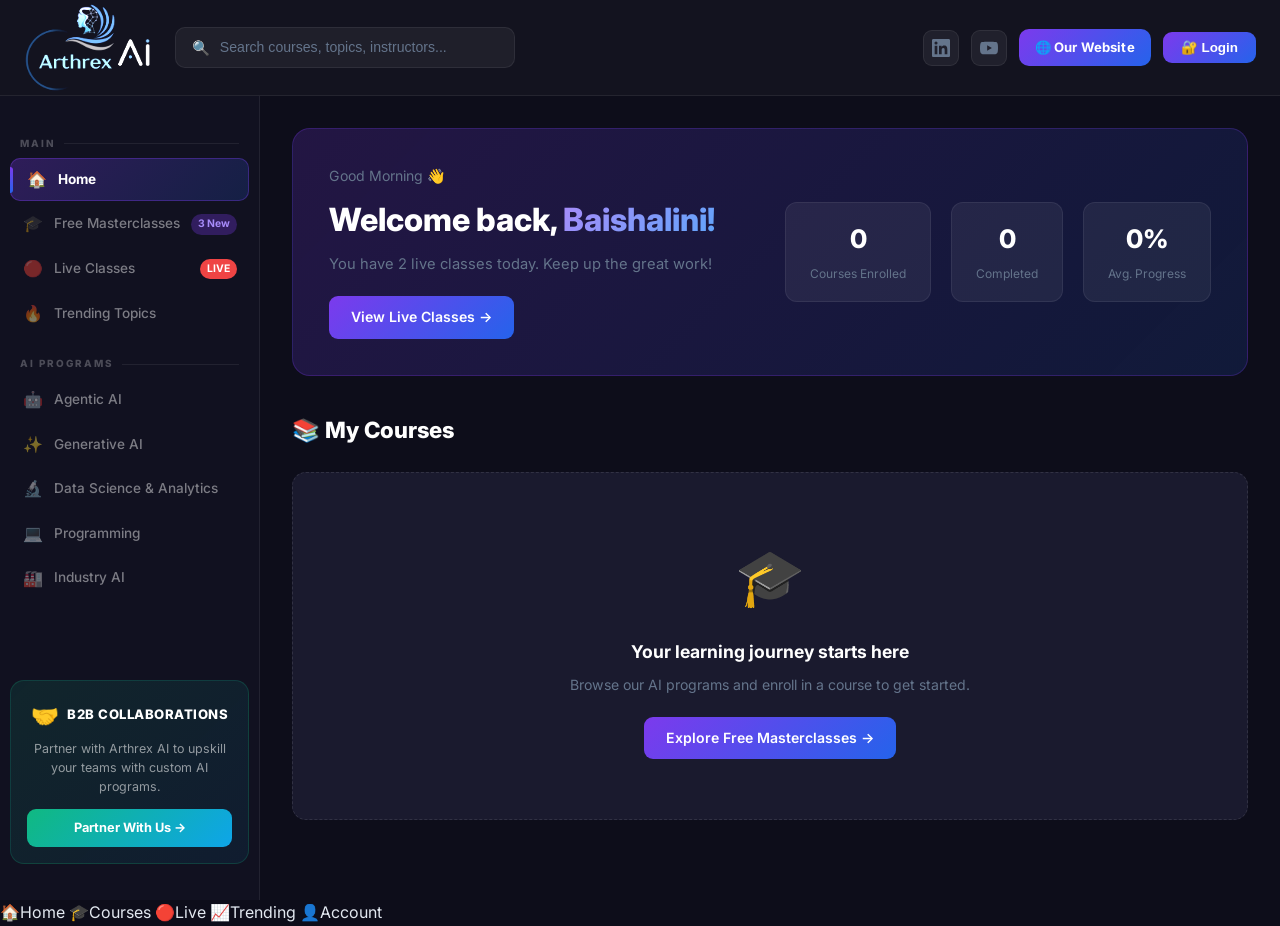
<file: index.html>
<!DOCTYPE html>
<html lang="en">
<head>
  <meta charset="UTF-8" />
  <meta name="viewport" content="width=device-width, initial-scale=1.0"/>
  <title>Arthrex AI Dashboard</title>

  <!-- PWA -->
  <link rel="manifest" href="manifest.json"/>
  <meta name="theme-color" content="#7c3aed"/>
  <meta name="mobile-web-app-capable" content="yes"/>
  <meta name="apple-mobile-web-app-capable" content="yes"/>
  <meta name="apple-mobile-web-app-status-bar-style" content="black-translucent"/>
  <meta name="apple-mobile-web-app-title" content="ArthrexAI"/>
  <link rel="apple-touch-icon" href="icons/icon-192.png"/>
  <link rel="apple-touch-icon" sizes="152x152" href="icons/icon-152.png"/>
  <link rel="apple-touch-icon" sizes="144x144" href="icons/icon-144.png"/>
  <meta name="description" content="Top AI skill platform — Agentic AI, GenAI, Data Science & more."/>

  <link href="https://fonts.googleapis.com/css2?family=Inter:wght@400;500;600;700;800;900&display=swap" rel="stylesheet"/>
  <link rel="stylesheet" href="styles.css"/>
  <link rel="stylesheet" href="course-detail.css"/>
</head>
<body>

  <!-- TOP NAVBAR -->
  <header class="topbar">
    <div class="topbar-left">
      <button class="hamburger-btn" id="hamburgerBtn" aria-label="Open menu">☰</button>
      <div class="logo">
        <img src="logo-cropped.png" alt="Arthrex AI" class="logo-img" />
      </div>
      <div class="search-bar">
        <span class="search-icon">🔍</span>
        <input type="search" id="mainSearch" placeholder="Search courses, topics, instructors..." autocomplete="off" autocorrect="off" autocapitalize="off" spellcheck="false" />
      </div>
    </div>
    <div class="topbar-right">
      <a href="https://www.linkedin.com/company/arthrex-ai" target="_blank" class="icon-btn social-btn" title="LinkedIn">
        <svg width="18" height="18" viewBox="0 0 24 24" fill="currentColor"><path d="M20.447 20.452h-3.554v-5.569c0-1.328-.027-3.037-1.852-3.037-1.853 0-2.136 1.445-2.136 2.939v5.667H9.351V9h3.414v1.561h.046c.477-.9 1.637-1.85 3.37-1.85 3.601 0 4.267 2.37 4.267 5.455v6.286zM5.337 7.433a2.062 2.062 0 0 1-2.063-2.065 2.064 2.064 0 1 1 2.063 2.065zm1.782 13.019H3.555V9h3.564v11.452zM22.225 0H1.771C.792 0 0 .774 0 1.729v20.542C0 23.227.792 24 1.771 24h20.451C23.2 24 24 23.227 24 22.271V1.729C24 .774 23.2 0 22.222 0h.003z"/></svg>
      </a>
      <a href="https://www.youtube.com/@arthrex-ai" target="_blank" class="icon-btn social-btn yt-btn" title="YouTube">
        <svg width="20" height="18" viewBox="0 0 24 24" fill="currentColor"><path d="M23.498 6.186a3.016 3.016 0 0 0-2.122-2.136C19.505 3.545 12 3.545 12 3.545s-7.505 0-9.377.505A3.017 3.017 0 0 0 .502 6.186C0 8.07 0 12 0 12s0 3.93.502 5.814a3.016 3.016 0 0 0 2.122 2.136c1.871.505 9.376.505 9.376.505s7.505 0 9.377-.505a3.015 3.015 0 0 0 2.122-2.136C24 15.93 24 12 24 12s0-3.93-.502-5.814zM9.545 15.568V8.432L15.818 12l-6.273 3.568z"/></svg>
      </a>
      <a href="https://www.intraintech.com" target="_blank" class="btn-website" title="Our Website">🌐 Our Website</a>
      <button class="btn-login" id="btnLogin" style="display:none">🔐 Login</button>
      <div class="user-avatar" id="userAvatar" style="display:none">BS</div>
      <button class="btn-logout" id="btnLogout" style="display:none">Logout</button>
    </div>
  </header>

  <!-- Sidebar overlay for mobile -->
  <div class="sidebar-overlay" id="sidebarOverlay"></div>

  <div class="dashboard-layout">

    <!-- LEFT SIDEBAR -->
    <aside class="sidebar">
      <nav class="sidebar-nav">

        <div class="nav-section-label">Main</div>
        <a href="#" class="nav-item active" data-section="home">
          <span class="nav-icon">🏠</span> Home
          <span class="badge new-badge" id="myCoursesCount" style="display:none">0</span>
        </a>
        <a href="#" class="nav-item" data-section="masterclass">
          <span class="nav-icon">🎓</span> Free Masterclasses
          <span class="badge new-badge">3 New</span>
        </a>
        <a href="#" class="nav-item" data-section="live">
          <span class="nav-icon">🔴</span> Live Classes
          <span class="badge live-badge">LIVE</span>
        </a>
        <a href="#" class="nav-item" data-section="trending">
          <span class="nav-icon">🔥</span> Trending Topics
        </a>

        <div class="nav-section-label">AI Programs</div>
        <a href="#" class="nav-item" data-section="agentic">
          <span class="nav-icon">🤖</span> Agentic AI
        </a>
        <a href="#" class="nav-item" data-section="genai">
          <span class="nav-icon">✨</span> Generative AI
        </a>
        <a href="#" class="nav-item" data-section="datascience">
          <span class="nav-icon">🔬</span> Data Science & Analytics
        </a>
        <a href="#" class="nav-item" data-section="programming">
          <span class="nav-icon">💻</span> Programming
        </a>
        <a href="#" class="nav-item" data-section="domainai">
          <span class="nav-icon">🏭</span> Industry AI
        </a>

        <a href="admin" class="nav-item admin-link">
          <span class="nav-icon">🛡️</span> Admin Panel
        </a>

      </nav>

      <!-- Sidebar CTA — B2B Collaborations -->
      <div class="sidebar-cta b2b-cta">
        <div class="b2b-cta-top">
          <span class="b2b-icon">🤝</span>
          <strong>B2B Collaborations</strong>
        </div>
        <p>Partner with Arthrex AI to upskill your teams with custom AI programs.</p>
        <a href="#" class="btn-upgrade btn-b2b" onclick="openB2BModal()">Partner With Us →</a>
      </div>
    </aside>

    <!-- MAIN CONTENT -->
    <main class="main-content">

      <!-- HOME SECTION -->
      <section class="content-section active" id="section-home">
        <div class="welcome-banner">
          <div class="welcome-text">
            <p class="welcome-label">Good Morning 👋</p>
            <h1>Welcome back, <span class="gradient-text">Baishalini!</span></h1>
            <p class="welcome-sub">You have 2 live classes today. Keep up the great work!</p>
            <a href="#" class="btn-primary" onclick="showSection('live')">View Live Classes →</a>
          </div>
          <div class="welcome-stats">
            <div class="stat-box"><strong id="statEnrolled">0</strong><span>Courses Enrolled</span></div>
            <div class="stat-box"><strong id="statCompleted">0</strong><span>Completed</span></div>
            <div class="stat-box"><strong id="statProgress">0%</strong><span>Avg. Progress</span></div>
          </div>
        </div>

        <!-- My Courses -->
        <div class="section-header">
          <h2>📚 My Courses</h2>
          <a href="admin-lms" class="btn-manage-courses">⚙️ Manage in LMS Admin</a>
        </div>
        <div id="myCoursesEmpty" class="my-courses-empty" style="display:none">
          <div class="empty-icon">🎓</div>
          <h3>Your learning journey starts here</h3>
          <p>Browse our AI programs and enroll in a course to get started.</p>
          <a href="#" class="btn-primary" onclick="showSection('masterclass')">Explore Free Masterclasses →</a>
          <a href="#" class="btn-admin-only" id="emptyAdminLink" style="display:none;margin-top:10px" href="admin-lms">⚙️ Add Courses (Admin)</a>
        </div>
        <div class="cards-grid" id="myCoursesGrid"></div>

      </section>

      <!-- LIVE CLASSES SECTION -->
      <section class="content-section" id="section-live">
        <div class="section-header">
          <h2>🔴 Live Classes</h2>
        </div>
        <!-- Dynamic admin-created live classes only -->
        <div class="live-grid" id="dynamicLiveClasses"></div>
        <div id="lcEmptyState" class="lc-empty-state" style="display:none">
          <div class="empty-icon">🔴</div>
          <h3>No live classes scheduled</h3>
          <p>Check back soon — new sessions are added regularly.</p>
        </div>
      </section>

      <!-- FREE MASTERCLASSES SECTION -->
      <section class="content-section" id="section-masterclass">
        <div class="section-header">
          <h2>🎓 Free Masterclasses</h2>
        </div>
        <!-- Dynamic admin-created masterclasses (shown first) -->
        <div class="cards-grid" id="dynamicMasterclasses"></div>
      </section>

      <!-- TRENDING TOPICS SECTION -->
      <section class="content-section" id="section-trending">
        <div class="section-header">
          <h2>🔥 Trending Topics</h2>
          <p class="section-subtitle">Top AI & tech videos from YouTube — updated picks</p>
        </div>

        <!-- Search bar -->
        <div class="yt-search-bar">
          <span class="yt-search-icon">🔍</span>
          <input type="text" id="ytSearchInput" placeholder="Search YouTube for any topic..." onkeydown="if(event.key==='Enter') ytSearch()"/>
          <button class="btn-yt-search" onclick="ytSearch()">Search YouTube</button>
        </div>

        <!-- Topic filter chips -->
        <div class="yt-topic-chips" id="ytTopicChips">
          <button class="yt-chip active" onclick="loadTopic(this, 'top llm models 2025')">🧠 Top LLMs</button>
          <button class="yt-chip" onclick="loadTopic(this, 'claude code tutorial 2025')">🤖 Claude Code</button>
          <button class="yt-chip" onclick="loadTopic(this, 'agentic AI tutorial 2025')">⚡ Agentic AI</button>
          <button class="yt-chip" onclick="loadTopic(this, 'ChatGPT o3 tutorial')">💬 ChatGPT o3</button>
          <button class="yt-chip" onclick="loadTopic(this, 'Google Gemini 2.5 tutorial')">✨ Gemini 2.5</button>
          <button class="yt-chip" onclick="loadTopic(this, 'RAG tutorial 2025')">🔗 RAG</button>
          <button class="yt-chip" onclick="loadTopic(this, 'MCP model context protocol tutorial')">🔌 MCP</button>
          <button class="yt-chip" onclick="loadTopic(this, 'LangGraph tutorial 2025')">🕸️ LangGraph</button>
          <button class="yt-chip" onclick="loadTopic(this, 'CrewAI tutorial 2025')">👥 CrewAI</button>
          <button class="yt-chip" onclick="loadTopic(this, 'AWS Bedrock agents tutorial')">☁️ AWS Bedrock</button>
          <button class="yt-chip" onclick="loadTopic(this, 'fine tuning LLM tutorial 2025')">🎯 Fine-Tuning</button>
          <button class="yt-chip" onclick="loadTopic(this, 'AI agents 2025 tutorial')">🚀 AI Agents</button>
        </div>

        <!-- Active topic label -->
        <div class="yt-active-label" id="ytActiveLabel">
          <span id="ytTopicTitle">🧠 Top LLMs</span>
          <a id="ytSearchLink" href="https://www.youtube.com/results?search_query=top+llm+models+2025" target="_blank" class="yt-open-all">Open in YouTube ↗</a>
        </div>

        <!-- Video grid -->
        <div class="yt-video-grid" id="ytVideoGrid"></div>

        <!-- Loading state -->
        <div class="yt-loading" id="ytLoading" style="display:none">
          <div class="yt-spinner"></div>
          <span>Loading videos...</span>
        </div>
      </section>

      <!-- GENERATIVE AI SECTION -->
      <section class="content-section" id="section-genai">
        <div class="section-header">
          <h2>✨ Generative AI</h2>
          <div class="filter-tabs">
            <button class="filter-btn active">All</button>
            <button class="filter-btn">Professional</button>
            <button class="filter-btn">LLM</button>
          </div>
        </div>
        <div class="cards-grid">
          <!-- Professional Programs -->
          <div class="subsection-header" style="grid-column:1/-1">
            <span class="subsection-icon">🏅</span>
            <h3>Professional Programs — 3 to 6 Month Courses</h3>
          </div>

          <div class="master-card pro-card">
            <div class="card-thumb" style="background:linear-gradient(135deg,#7c3aed,#2563eb)">🚀</div>
            <div class="card-body">
              <span class="tag">Professional</span>
              <div class="pro-badge">Flagship</div>
              <h3>Professional Generative AI Engineer</h3>
              <p>Master LLMs, RAG, prompt engineering, fine-tuning, vector databases, and production AI applications.</p>
              <div class="card-meta"><span>📅 6 Months</span><span>🎓 Professional Certification</span><span>🛠 Hands-on Projects</span></div>
              <a href="#" class="btn-enroll">Enroll Now</a>
            </div>
          </div>

          <div class="master-card pro-card">
            <div class="card-thumb" style="background:linear-gradient(135deg,#10b981,#0ea5e9)">🔗</div>
            <div class="card-body">
              <span class="tag">Professional</span>
              <div class="pro-badge" style="background:linear-gradient(135deg,#10b981,#0ea5e9)">RAG · MCP · Prompt Eng</div>
              <h3>Professional RAG, MCP & Prompt Engineering</h3>
              <p>Build production-grade RAG systems, Model Context Protocol integrations, and master advanced prompt engineering for enterprise AI.</p>
              <div class="card-meta"><span>📅 4 Months</span><span>🎓 Professional Certification</span><span>🛠 Hands-on Projects</span></div>
              <a href="#" class="btn-enroll">Enroll Now</a>
            </div>
          </div>

          <div class="master-card pro-card">
            <div class="card-thumb" style="background:linear-gradient(135deg,#1e3a5f,#2563eb)">🏢</div>
            <div class="card-body">
              <span class="tag">Professional</span>
              <div class="pro-badge enterprise-badge">Enterprise</div>
              <h3>Enterprise Generative AI Architect</h3>
              <p>Design scalable enterprise AI systems with foundation models, orchestration, and AI infrastructure.</p>
              <div class="card-meta"><span>📅 6 Months</span><span>🏢 Enterprise Focused</span><span>☁️ Cloud & AI Systems</span></div>
              <a href="#" class="btn-enroll">Enroll Now</a>
            </div>
          </div>

          <!-- LLM Programs -->
          <div class="subsection-header" style="grid-column:1/-1">
            <span class="subsection-icon">🧠</span>
            <h3>Large Language Models</h3>
          </div>

          <div class="master-card">
            <div class="card-thumb" style="background:linear-gradient(135deg,#10a37f,#1a7f64)">💬</div>
            <div class="card-body">
              <span class="tag">LLM</span>
              <div class="pro-badge" style="background:linear-gradient(135deg,#10a37f,#1a7f64)">GPT</div>
              <h3>Advanced GPT Engineering</h3>
              <p>Master GPT-4o, function calling, assistants API & production GPT applications.</p>
              <div class="card-meta"><span>⏱ 5 hrs</span><span>⭐ 4.9</span><span>👥 20K enrolled</span></div>
              <a href="#" class="btn-enroll">Enroll Now</a>
            </div>
          </div>

          <div class="master-card">
            <div class="card-thumb" style="background:linear-gradient(135deg,#c97c3a,#e8a87c)">🕶️</div>
            <div class="card-body">
              <span class="tag">LLM</span>
              <div class="pro-badge" style="background:linear-gradient(135deg,#c97c3a,#e8a87c)">Claude</div>
              <h3>Claude AI Engineering</h3>
              <p>Build intelligent apps using Anthropic's Claude — tool use, vision & long context.</p>
              <div class="card-meta"><span>⏱ 4 hrs</span><span>⭐ 4.8</span><span>👥 12K enrolled</span></div>
              <a href="#" class="btn-enroll">Enroll Now</a>
            </div>
          </div>

          <div class="master-card">
            <div class="card-thumb" style="background:linear-gradient(135deg,#4285f4,#34a853)">💎</div>
            <div class="card-body">
              <span class="tag">LLM</span>
              <div class="pro-badge" style="background:linear-gradient(135deg,#4285f4,#34a853)">Gemini</div>
              <h3>Gemini Multimodal Engineering</h3>
              <p>Leverage Google Gemini for text, image, audio & video AI applications.</p>
              <div class="card-meta"><span>⏱ 4.5 hrs</span><span>⭐ 4.9</span><span>👥 14K enrolled</span></div>
              <a href="#" class="btn-enroll">Enroll Now</a>
            </div>
          </div>

          <div class="master-card">
            <div class="card-thumb" style="background:linear-gradient(135deg,#374151,#6b7280)">🖥️</div>
            <div class="card-body">
              <span class="tag">LLM</span>
              <div class="pro-badge" style="background:linear-gradient(135deg,#374151,#6b7280)">Local LLM</div>
              <h3>Open Source LLM Engineering</h3>
              <p>Run & deploy Llama, Mistral, Phi & Ollama locally and on cloud infrastructure.</p>
              <div class="card-meta"><span>⏱ 5 hrs</span><span>⭐ 4.8</span><span>👥 11K enrolled</span></div>
              <a href="#" class="btn-enroll">Enroll Now</a>
            </div>
          </div>

          <div class="master-card">
            <div class="card-thumb" style="background:linear-gradient(135deg,#7c3aed,#ec4899)">🎯</div>
            <div class="card-body">
              <span class="tag">LLM</span>
              <div class="pro-badge" style="background:linear-gradient(135deg,#7c3aed,#ec4899)">Fine-Tuning</div>
              <h3>LLM Fine-Tuning Engineering</h3>
              <p>Fine-tune LLMs using LoRA, QLoRA, PEFT & RLHF for domain-specific tasks.</p>
              <div class="card-meta"><span>⏱ 6 hrs</span><span>⭐ 4.9</span><span>👥 9K enrolled</span></div>
              <a href="#" class="btn-enroll">Enroll Now</a>
            </div>
          </div>

          <div class="master-card">
            <div class="card-thumb" style="background:linear-gradient(135deg,#0ea5e9,#06b6d4)">📝</div>
            <div class="card-body">
              <span class="tag">LLM</span>
              <div class="pro-badge" style="background:linear-gradient(135deg,#0ea5e9,#06b6d4)">Context</div>
              <h3>Context Engineering for LLMs</h3>
              <p>Design optimal context windows, memory systems & retrieval strategies for LLMs.</p>
              <div class="card-meta"><span>⏱ 3.5 hrs</span><span>⭐ 4.9</span><span>👥 8K enrolled</span></div>
              <a href="#" class="btn-enroll">Enroll Now</a>
            </div>
          </div>

          <div class="master-card">
            <div class="card-thumb" style="background:linear-gradient(135deg,#f97316,#facc15)">🚀</div>
            <div class="card-body">
              <span class="tag">LLM</span>
              <div class="pro-badge" style="background:linear-gradient(135deg,#f97316,#facc15)">Deployment</div>
              <h3>Production LLM Systems</h3>
              <p>Deploy, monitor & scale LLMs in production with observability & cost optimization.</p>
              <div class="card-meta"><span>⏱ 5 hrs</span><span>⭐ 4.9</span><span>👥 7K enrolled</span></div>
              <a href="#" class="btn-enroll">Enroll Now</a>
            </div>
          </div>

          <div class="master-card">
            <div class="card-thumb" style="background:linear-gradient(135deg,#1e3a5f,#2563eb)">🏗️</div>
            <div class="card-body">
              <span class="tag">LLM</span>
              <div class="pro-badge enterprise-badge">Architecture</div>
              <h3>Foundation Model Engineering</h3>
              <p>Understand transformer architecture, pre-training, RLHF & foundation model design.</p>
              <div class="card-meta"><span>⏱ 7 hrs</span><span>⭐ 5.0</span><span>👥 5K enrolled</span></div>
              <a href="#" class="btn-enroll">Enroll Now</a>
            </div>
          </div>

        </div>
      </section>

      <!-- AGENTIC AI SECTION -->
      <section class="content-section" id="section-agentic">
        <div class="section-header">
          <h2>🤖 Agentic AI</h2>
          <div class="filter-tabs">
            <button class="filter-btn active">All</button>
            <button class="filter-btn">Professional</button>
            <button class="filter-btn">Cloud Based</button>
            <button class="filter-btn">Architecture</button>
          </div>
        </div>
        <div class="cards-grid">
          <!-- Professional Programs -->
          <div class="subsection-header" style="grid-column:1/-1">
            <span class="subsection-icon">🏅</span>
            <h3>Professional Programs — 3 to 6 Month Courses</h3>
          </div>

          <div class="master-card pro-card">
            <div class="card-thumb" style="background:linear-gradient(135deg,#7c3aed,#2563eb)">🚀</div>
            <div class="card-body">
              <span class="tag">Professional</span>
              <div class="pro-badge">Flagship</div>
              <h3>Professional Agentic AI Engineer</h3>
              <p>The most comprehensive program to become a certified Agentic AI Engineer.</p>
              <div class="card-meta"><span>📅 6 Months</span><span>⭐ 5.0</span><span>👥 5K enrolled</span></div>
              <a href="#" class="btn-enroll">Enroll Now</a>
            </div>
          </div>

          <div class="master-card pro-card">
            <div class="card-thumb" style="background:linear-gradient(135deg,#ec4899,#8b5cf6)">🤖</div>
            <div class="card-body">
              <span class="tag">Professional</span>
              <div class="pro-badge advanced-badge">Advanced AI</div>
              <h3>Multi-Agent AI Engineering</h3>
              <p>Design, build & orchestrate complex multi-agent AI systems at scale.</p>
              <div class="card-meta"><span>📅 4 Months</span><span>⭐ 4.9</span><span>👥 3.5K enrolled</span></div>
              <a href="#" class="btn-enroll">Enroll Now</a>
            </div>
          </div>

          <div class="master-card pro-card">
            <div class="card-thumb" style="background:linear-gradient(135deg,#f59e0b,#ef4444)">🏢</div>
            <div class="card-body">
              <span class="tag">Professional</span>
              <div class="pro-badge business-badge">Business AI</div>
              <h3>Enterprise AI Automation Engineer</h3>
              <p>Automate enterprise workflows & processes using AI-driven solutions.</p>
              <div class="card-meta"><span>📅 5 Months</span><span>⭐ 4.8</span><span>👥 2.8K enrolled</span></div>
              <a href="#" class="btn-enroll">Enroll Now</a>
            </div>
          </div>

          <div class="master-card pro-card">
            <div class="card-thumb" style="background:linear-gradient(135deg,#059669,#0ea5e9)">⚙️</div>
            <div class="card-body">
              <span class="tag">Professional</span>
              <div class="pro-badge ops-badge">Operations</div>
              <h3>AgentOps Professional</h3>
              <p>Monitor, manage & optimize AI agents in production with AgentOps best practices.</p>
              <div class="card-meta"><span>📅 3 Months</span><span>⭐ 4.9</span><span>👥 1.8K enrolled</span></div>
              <a href="#" class="btn-enroll">Enroll Now</a>
            </div>
          </div>

          <!-- Cloud Native Agentic AI -->
          <div class="subsection-header" style="grid-column:1/-1">
            <span class="subsection-icon">☁️</span>
            <h3>Cloud Native Agentic AI</h3>
          </div>

          <div class="master-card" data-price="9999">
            <div class="card-thumb" style="background:linear-gradient(135deg,#f59e0b,#ef4444)">☁️</div>
            <div class="card-body">
              <span class="tag">Cloud Based</span>
              <h3>AWS Bedrock</h3>
              <p>Build Autonomous AI Agents on AWS using Bedrock foundation models.</p>
              <div class="card-meta"><span>⏱ 5 hrs</span><span>⭐ 4.9</span><span>👥 10K enrolled</span></div>
              <a href="#" class="btn-enroll">Enroll Now</a>
            </div>
          </div>
          <div class="master-card" data-price="9999">
            <div class="card-thumb" style="background:linear-gradient(135deg,#0078d4,#00bcf2)">☁️</div>
            <div class="card-body">
              <span class="tag">Cloud Based</span>
              <h3>Azure AutoGen</h3>
              <p>Create Collaborative Multi-Agent Systems using Microsoft Azure AutoGen.</p>
              <div class="card-meta"><span>⏱ 4.5 hrs</span><span>⭐ 4.8</span><span>👥 8K enrolled</span></div>
              <a href="#" class="btn-enroll">Enroll Now</a>
            </div>
          </div>
          <div class="master-card" data-price="9999">
            <div class="card-thumb" style="background:linear-gradient(135deg,#6264a7,#0078d4)">☁️</div>
            <div class="card-body">
              <span class="tag">Cloud Based</span>
              <h3>Copilot Studio</h3>
              <p>Develop Enterprise AI Copilots with Microsoft Copilot Studio.</p>
              <div class="card-meta"><span>⏱ 4 hrs</span><span>⭐ 4.8</span><span>👥 7K enrolled</span></div>
              <a href="#" class="btn-enroll">Enroll Now</a>
            </div>
          </div>
          <div class="master-card" data-price="9999">
            <div class="card-thumb" style="background:linear-gradient(135deg,#4285f4,#34a853)">☁️</div>
            <div class="card-body">
              <span class="tag">Cloud Based</span>
              <h3>Gemini Enterprise Agent Platform</h3>
              <p>Build and deploy enterprise-grade AI agents using Google Gemini on Vertex AI infrastructure.</p>
              <div class="card-meta"><span>⏱ 5 hrs</span><span>⭐ 4.9</span><span>👥 9K enrolled</span></div>
              <a href="#" class="btn-enroll">Enroll Now</a>
            </div>
          </div>

          <!-- Enterprise / Architecture Programs -->
          <div class="subsection-header" style="grid-column:1/-1">
            <span class="subsection-icon">🏗️</span>
            <h3>Enterprise / Architecture Programs</h3>
          </div>
          <div class="master-card enterprise-card" data-price="49999">
            <div class="card-thumb" style="background:linear-gradient(135deg,#312e81,#7c3aed)">📍</div>
            <div class="card-body">
              <span class="tag enterprise-tag">Architecture</span>
              <h3>AI Solution Architect</h3>
              <p>Master end-to-end AI solution design, integration & deployment strategies.</p>
              <div class="card-meta"><span>⏱ 10 hrs</span><span>⭐ 5.0</span><span>👥 2.5K enrolled</span></div>
              <a href="#" class="btn-enroll">Enroll Now</a>
            </div>
          </div>
        </div>
      </section>

      <!-- DATA SCIENCE & ANALYTICS SECTION -->
      <section class="content-section" id="section-datascience">
        <div class="section-header">
          <h2>🔬 Data Science & Analytics</h2>
          <div class="filter-tabs">
            <button class="filter-btn active">All</button>
            <button class="filter-btn">Data Science</button>
            <button class="filter-btn">Data Analytics</button>
            <button class="filter-btn">AI Tools</button>
          </div>
        </div>
        <div class="cards-grid">
          <div class="master-card" data-price="19999">
            <div class="card-thumb" style="background:linear-gradient(135deg,#7c3aed,#2563eb)">🔬</div>
            <div class="card-body">
              <span class="tag">Data Science</span>
              <h3>Data Science with Machine Learning</h3>
              <p>Master NumPy, Pandas, Scikit-learn, ML algorithms & real-world predictive modelling projects.</p>
              <div class="card-meta"><span>⏱ 6 hrs</span><span>⭐ 4.9</span><span>👥 38K enrolled</span></div>
              <a href="#" class="btn-enroll">Enroll Now</a>
            </div>
          </div>

          <div class="master-card" data-price="9999">
            <div class="card-thumb" style="background:linear-gradient(135deg,#7c3aed,#ec4899)">🧠</div>
            <div class="card-body">
              <span class="tag">Data Science</span>
              <h3>Deep Learning & NLP</h3>
              <p>Build neural networks, CNNs, RNNs & NLP pipelines using TensorFlow, PyTorch and Hugging Face.</p>
              <div class="card-meta"><span>⏱ 7 hrs</span><span>⭐ 4.9</span><span>👥 22K enrolled</span></div>
              <a href="#" class="btn-enroll">Enroll Now</a>
            </div>
          </div>
          <div class="master-card" data-price="31999">
            <div class="card-thumb" style="background:linear-gradient(135deg,#10b981,#0ea5e9)">📊</div>
            <div class="card-body">
              <span class="tag">Data Analytics</span>
              <h3>Data Analytics & AI Tools</h3>
              <p>Turn raw data into business insights using Power BI & Tableau.</p>
              <div class="card-meta"><span>⏱ 4 hrs</span><span>⭐ 4.8</span><span>👥 29K enrolled</span></div>
              <a href="#" class="btn-enroll">Enroll Now</a>
            </div>
          </div>
          <div class="master-card" data-price="9999">
            <div class="card-thumb" style="background:linear-gradient(135deg,#f59e0b,#ef4444)">🤖</div>
            <div class="card-body">
              <span class="tag">AI Tools</span>
              <h3>AI Tools for Data Professionals</h3>
              <p>Leverage ChatGPT, Copilot & AI-powered tools to supercharge your workflow.</p>
              <div class="card-meta"><span>⏱ 3 hrs</span><span>⭐ 4.9</span><span>👥 21K enrolled</span></div>
              <a href="#" class="btn-enroll">Enroll Now</a>
            </div>
          </div>
          <div class="master-card" data-price="39999">
            <div class="card-thumb" style="background:linear-gradient(135deg,#ec4899,#8b5cf6)">🗄️</div>
            <div class="card-body">
              <span class="tag">Data Analytics</span>
              <h3>Advance Data Analytics</h3>
              <p>Write advanced SQL queries and build analytics dashboards from scratch.</p>
              <div class="card-meta"><span>⏱ 3.5 hrs</span><span>⭐ 4.7</span><span>👥 17K enrolled</span></div>
              <a href="#" class="btn-enroll">Enroll Now</a>
            </div>
          </div>
          <div class="master-card" data-price="9999">
            <div class="card-thumb" style="background:linear-gradient(135deg,#16a34a,#15803d)">📊</div>
            <div class="card-body">
              <span class="tag">Data Analytics</span>
              <h3>Advance Excel</h3>
              <p>Master advanced Excel formulas, pivot tables, dashboards & data analysis for business insights.</p>
              <div class="card-meta"><span>⏱ 4 hrs</span><span>⭐ 4.8</span><span>👥 25K enrolled</span></div>
              <a href="#" class="btn-enroll">Enroll Now</a>
            </div>
          </div>
        </div>
      </section>

      <!-- PROGRAMMING SECTION -->
      <section class="content-section" id="section-programming">
        <div class="section-header">
          <h2>💻 Programming</h2>
          <div class="filter-tabs">
            <button class="filter-btn active">All</button>
            <button class="filter-btn">Python</button>
            <button class="filter-btn">Database</button>
          </div>
        </div>
        <div class="cards-grid">
          <div class="master-card" data-price="9999">
            <div class="card-thumb" style="background:linear-gradient(135deg,#3b82f6,#06b6d4)">🐍</div>
            <div class="card-body">
              <span class="tag">Python</span>
              <h3>Python for AI & Analytics</h3>
              <p>Master Python programming for data analysis, automation and building AI-powered applications.</p>
              <div class="card-meta"><span>⏱ 5 hrs</span><span>⭐ 4.9</span><span>👥 32K enrolled</span></div>
              <a href="#" class="btn-enroll">Enroll Now</a>
            </div>
          </div>
          <div class="master-card" data-price="9999">
            <div class="card-thumb" style="background:linear-gradient(135deg,#f59e0b,#10b981)">🗄️</div>
            <div class="card-body">
              <span class="tag">Database</span>
              <h3>Database - SQL & NoSQL</h3>
              <p>Learn relational databases with SQL and modern NoSQL databases like MongoDB & Firebase from scratch.</p>
              <div class="card-meta"><span>⏱ 4 hrs</span><span>⭐ 4.8</span><span>👥 18K enrolled</span></div>
              <a href="#" class="btn-enroll">Enroll Now</a>
            </div>
          </div>
        </div>
      </section>

      <!-- INDUSTRY AI SECTION -->
      <section class="content-section" id="section-domainai">
        <div class="section-header">
          <h2>🏭 Industry AI</h2>
          <div class="filter-tabs">
            <button class="filter-btn active">All</button>
            <button class="filter-btn">Healthcare</button>
            <button class="filter-btn">Retail</button>
            <button class="filter-btn">E-Commerce</button>
            <button class="filter-btn">Finance</button>
            <button class="filter-btn">Telecom</button>
            <button class="filter-btn">Banking</button>
            <button class="filter-btn">IT Support</button>
            <button class="filter-btn">Automation</button>
            <button class="filter-btn">Robotics</button>
          </div>
        </div>
        <div class="cards-grid">
          <div class="master-card" data-price="9999">
            <div class="card-thumb" style="background:linear-gradient(135deg,#10b981,#0ea5e9)">🏥</div>
            <div class="card-body">
              <span class="tag">Healthcare</span>
              <h3>AI in Healthcare & Diagnostics</h3>
              <p>Apply AI for medical imaging, patient data analysis & clinical decision support.</p>
              <div class="card-meta"><span>⏱ 5 hrs</span><span>⭐ 4.9</span><span>👥 14K enrolled</span></div>
              <a href="#" class="btn-enroll">Enroll Now</a>
            </div>
          </div>
          <div class="master-card" data-price="9999">
            <div class="card-thumb" style="background:linear-gradient(135deg,#f59e0b,#ef4444)">🛍️</div>
            <div class="card-body">
              <span class="tag">Retail</span>
              <h3>AI for Retail & Inventory</h3>
              <p>Demand forecasting, smart shelves & personalized shopping with AI.</p>
              <div class="card-meta"><span>⏱ 4 hrs</span><span>⭐ 4.8</span><span>👥 11K enrolled</span></div>
              <a href="#" class="btn-enroll">Enroll Now</a>
            </div>
          </div>
          <div class="master-card" data-price="9999">
            <div class="card-thumb" style="background:linear-gradient(135deg,#7c3aed,#2563eb)">🛏️</div>
            <div class="card-body">
              <span class="tag">E-Commerce</span>
              <h3>AI-Powered E-Commerce Solutions</h3>
              <p>Build recommendation engines, chatbots & dynamic pricing systems.</p>
              <div class="card-meta"><span>⏱ 4.5 hrs</span><span>⭐ 4.9</span><span>👥 18K enrolled</span></div>
              <a href="#" class="btn-enroll">Enroll Now</a>
            </div>
          </div>
          <div class="master-card" data-price="9999">
            <div class="card-thumb" style="background:linear-gradient(135deg,#ec4899,#8b5cf6)">💹</div>
            <div class="card-body">
              <span class="tag">Finance</span>
              <h3>AI in Finance & Risk Analytics</h3>
              <p>Fraud detection, algorithmic trading & credit scoring using ML models.</p>
              <div class="card-meta"><span>⏱ 5 hrs</span><span>⭐ 4.9</span><span>👥 16K enrolled</span></div>
              <a href="#" class="btn-enroll">Enroll Now</a>
            </div>
          </div>
          <div class="master-card" data-price="9999">
            <div class="card-thumb" style="background:linear-gradient(135deg,#06b6d4,#3b82f6)">📶</div>
            <div class="card-body">
              <span class="tag">Telecom</span>
              <h3>AI for Telecom Networks</h3>
              <p>Network optimization, churn prediction & AI-driven customer experience.</p>
              <div class="card-meta"><span>⏱ 3.5 hrs</span><span>⭐ 4.7</span><span>👥 8K enrolled</span></div>
              <a href="#" class="btn-enroll">Enroll Now</a>
            </div>
          </div>
          <div class="master-card" data-price="9999">
            <div class="card-thumb" style="background:linear-gradient(135deg,#10b981,#7c3aed)">🏦</div>
            <div class="card-body">
              <span class="tag">Banking</span>
              <h3>AI in Banking & FinTech</h3>
              <p>KYC automation, loan underwriting & conversational banking with AI.</p>
              <div class="card-meta"><span>⏱ 4 hrs</span><span>⭐ 4.8</span><span>👥 12K enrolled</span></div>
              <a href="#" class="btn-enroll">Enroll Now</a>
            </div>
          </div>
          <div class="master-card" data-price="9999">
            <div class="card-thumb" style="background:linear-gradient(135deg,#f97316,#facc15)">🛠️</div>
            <div class="card-body">
              <span class="tag">IT Support</span>
              <h3>AI for IT Support & AIOps</h3>
              <p>Automate ticketing, root cause analysis & incident resolution with AI.</p>
              <div class="card-meta"><span>⏱ 3 hrs</span><span>⭐ 4.8</span><span>👥 9K enrolled</span></div>
              <a href="#" class="btn-enroll">Enroll Now</a>
            </div>
          </div>
          <div class="master-card" data-price="9999">
            <div class="card-thumb" style="background:linear-gradient(135deg,#6366f1,#0ea5e9)">⚙️</div>
            <div class="card-body">
              <span class="tag">Automation</span>
              <h3>Intelligent Process Automation</h3>
              <p>RPA + AI for end-to-end business process automation at scale.</p>
              <div class="card-meta"><span>⏱ 4 hrs</span><span>⭐ 4.9</span><span>👥 13K enrolled</span></div>
              <a href="#" class="btn-enroll">Enroll Now</a>
            </div>
          </div>
          <div class="master-card" data-price="9999">
            <div class="card-thumb" style="background:linear-gradient(135deg,#ef4444,#7c3aed)">🤖</div>
            <div class="card-body">
              <span class="tag">Robotics</span>
              <h3>AI & Robotics Engineering</h3>
              <p>Build intelligent robots using computer vision, ROS & reinforcement learning.</p>
              <div class="card-meta"><span>⏱ 6 hrs</span><span>⭐ 4.9</span><span>👥 7K enrolled</span></div>
              <a href="#" class="btn-enroll">Enroll Now</a>
            </div>
          </div>
        </div>
      </section>

      <!-- SUCCESS STORIES SECTION -->
      <section class="content-section" id="section-success">
        <div class="section-header">
          <h2>🏆 Success Stories</h2>
        </div>
        <div class="stories-grid">
          <div class="story-card featured-story">
            <div class="story-quote">"</div>
            <p>I was a BCA fresher with no job. After completing the Full-Stack course on Arthrex AI, I landed a ₹12 LPA offer at a Bangalore startup in just 5 months. The live classes and mentorship made all the difference.</p>
            <div class="story-author">
              <div class="avatar" style="background:linear-gradient(135deg,#7c3aed,#2563eb)">AK</div>
              <div>
                <strong>Arjun Kumar</strong>
                <span>Frontend Dev @ TechNova · ₹12 LPA</span>
              </div>
              <div class="story-badge">🚀 Hired in 5 months</div>
            </div>
          </div>
          <div class="story-card">
            <div class="story-quote">"</div>
            <p>Arthrex AI's UI/UX course helped me transition from a graphic designer to a product designer. The portfolio projects were exactly what recruiters wanted to see.</p>
            <div class="story-author">
              <div class="avatar" style="background:linear-gradient(135deg,#f59e0b,#ef4444)">SR</div>
              <div>
                <strong>Sara Ramos</strong>
                <span>Product Designer @ Zomato</span>
              </div>
            </div>
          </div>
          <div class="story-card">
            <div class="story-quote">"</div>
            <p>Cleared AWS Solutions Architect exam in my first attempt. The mock tests and live Q&A sessions were incredibly helpful. 100% recommend!</p>
            <div class="story-author">
              <div class="avatar" style="background:linear-gradient(135deg,#10b981,#0ea5e9)">MJ</div>
              <div>
                <strong>Mike Johnson</strong>
                <span>Cloud Engineer @ Infosys</span>
              </div>
            </div>
          </div>
          <div class="story-card">
            <div class="story-quote">"</div>
            <p>From a homemaker to a digital marketer — Arthrex AI made it possible. The flexible schedule and recorded sessions helped me learn at my own pace.</p>
            <div class="story-author">
              <div class="avatar" style="background:linear-gradient(135deg,#ec4899,#8b5cf6)">PN</div>
              <div>
                <strong>Priya Nair</strong>
                <span>Digital Marketer @ Freelance</span>
              </div>
            </div>
          </div>
        </div>
      </section>

    </main>
  </div>

  <!-- LOGIN MODAL -->
  <div class="modal-overlay" id="loginModal">
    <div class="modal-box" style="max-width:420px">
      <button class="modal-close" id="closeLoginModal">&times;</button>
      <div class="modal-header">
        <div class="modal-icon">
          <img src="logo-cropped.png" alt="Arthrex AI" style="height:48px;width:auto;filter:invert(1) hue-rotate(180deg) brightness(1.2);mix-blend-mode:screen"/>
        </div>
        <h2>Welcome to <span class="gradient-text">Arthrex AI</span></h2>
        <p>Start your AI learning journey today</p>
      </div>

      <!-- TABS -->
      <div class="modal-tabs">
        <button class="modal-tab active" id="tabSignup" onclick="switchAuthTab('signup')">✨ Get Started</button>
        <button class="modal-tab" id="tabLogin" onclick="switchAuthTab('login')">🔐 Sign In</button>
      </div>

      <!-- SIGNUP FORM -->
      <div id="formSignup" style="display:flex;flex-direction:column;gap:14px">
        <div class="form-group">
          <label>Full Name</label>
          <input type="text" id="signup_name" placeholder="Your full name" class="auth-input"/>
        </div>
        <div class="form-group">
          <label>Email Address</label>
          <input type="email" id="signup_email" placeholder="you@example.com" class="auth-input"/>
        </div>
        <div class="form-group">
          <label>Phone Number</label>
          <div style="display:flex;gap:8px">
            <select id="signup_country" class="auth-input" style="width:130px;flex-shrink:0">
              <option value="+91">🇮🇳 +91 India</option>
              <option value="+1">🇺🇸 +1 USA</option>
              <option value="+44">🇬🇧 +44 UK</option>
              <option value="+61">🇦🇺 +61 Australia</option>
              <option value="+971">🇦🇪 +971 UAE</option>
              <option value="+65">🇸🇬 +65 Singapore</option>
              <option value="+60">🇲🇾 +60 Malaysia</option>
              <option value="+49">🇩🇪 +49 Germany</option>
              <option value="+33">🇫🇷 +33 France</option>
              <option value="+81">🇯🇵 +81 Japan</option>
              <option value="+86">🇨🇳 +86 China</option>
              <option value="+55">🇧🇷 +55 Brazil</option>
              <option value="+27">🇿🇦 +27 South Africa</option>
              <option value="+234">🇳🇬 +234 Nigeria</option>
              <option value="+92">🇵🇰 +92 Pakistan</option>
              <option value="+880">🇧🇩 +880 Bangladesh</option>
              <option value="+94">🇱🇰 +94 Sri Lanka</option>
              <option value="+977">🇳🇵 +977 Nepal</option>
            </select>
            <input type="tel" id="signup_phone" placeholder="Phone number" class="auth-input" style="flex:1"/>
          </div>
        </div>
        <div class="form-group">
          <label>Password</label>
          <input type="password" id="signup_password" placeholder="Create a password (min 6 chars)" class="auth-input"/>
        </div>
        <div id="signupError" style="display:none;background:rgba(239,68,68,0.1);border:1px solid rgba(239,68,68,0.3);color:#f87171;padding:10px 14px;border-radius:8px;font-size:0.82rem"></div>
        <button class="btn-auth-submit" id="btnSignupSubmit">🚀 Join Arthrex AI</button>
        <p style="text-align:center;font-size:0.78rem;color:#64748b">Already have an account? <a href="#" onclick="switchAuthTab('login')" style="color:#a78bfa">Sign In</a></p>
      </div>

      <!-- LOGIN FORM -->
      <div id="formLogin" style="display:none;flex-direction:column;gap:14px">
        <div class="form-group">
          <label>Email</label>
          <input type="email" id="auth_email" placeholder="you@example.com" class="auth-input"/>
        </div>
        <div class="form-group">
          <label>Password</label>
          <input type="password" id="auth_password" placeholder="••••••••" class="auth-input"/>
        </div>
        <div id="authError" style="display:none;background:rgba(239,68,68,0.1);border:1px solid rgba(239,68,68,0.3);color:#f87171;padding:10px 14px;border-radius:8px;font-size:0.82rem"></div>
        <button class="btn-auth-submit" id="btnAuthSubmit">Sign In</button>
        <p style="text-align:center;font-size:0.78rem;color:#64748b">New here? <a href="#" onclick="switchAuthTab('signup')" style="color:#a78bfa">Create account</a></p>
      </div>

    </div>
  </div>

  <!-- ===== COURSE DETAIL MODAL ===== -->
  <div class="modal-overlay cd-overlay" id="courseDetailModal">
    <div class="cd-modal">
      <button class="cd-close" id="closeCourseDetail">&times;</button>

      <!-- Hero -->
      <div class="cd-hero" id="cdHero">
        <div class="cd-hero-content">
          <div class="cd-breadcrumb" id="cdBreadcrumb"></div>
          <h1 class="cd-title" id="cdTitle"></h1>
          <p class="cd-subtitle" id="cdSubtitle"></p>
          <div class="cd-meta-row">
            <span class="cd-rating-badge" id="cdRating"></span>
            <span class="cd-enrolled" id="cdEnrolled"></span>
            <span class="cd-duration-badge" id="cdDuration"></span>
          </div>
          <div class="cd-tags" id="cdTags"></div>
          <div class="cd-job-ready">
            <span>💼</span><strong>Job Ready</strong>
            <span class="cd-jr-dot">·</span>
            <span>Industry-aligned curriculum</span>
            <span class="cd-jr-dot">·</span>
            <span>Certificate included</span>
            <span class="cd-jr-dot">·</span>
            <span>Placement support</span>
          </div>

          <!-- Top Companies Hiring -->
          <div class="cd-companies">
            <div class="cd-companies-label">🏢 Top Companies Hiring</div>
            <div class="cd-companies-row" id="cdCompanies"></div>
          </div>

          <!-- Salary Trend Chart -->
          <div class="cd-salary">
            <div class="cd-salary-header">
              <div>
                <div class="cd-salary-label">📈 Avg. Salary Trend (5 Years)</div>
                <div class="cd-salary-sub" id="cdSalarySub"></div>
              </div>
              <div class="cd-salary-hike" id="cdSalaryHike"></div>
            </div>
            <div class="cd-chart-wrap">
              <svg id="cdSalaryChart" class="cd-chart" viewBox="0 0 400 80" preserveAspectRatio="none"></svg>
              <div class="cd-chart-labels" id="cdChartLabels"></div>
            </div>
          </div>
        </div>
        <div class="cd-hero-card">
          <div class="cd-thumb" id="cdThumb"></div>
          <div class="cd-price-box">
            <div class="cd-price" id="cdPrice"></div>
            <button class="cd-enroll-btn" id="cdEnrollBtn">Enroll Now</button>
            <p class="cd-guarantee">30-Day Money-Back Guarantee</p>
            <div class="cd-includes">
              <div class="cd-include-item">🎬 On-demand video</div>
              <div class="cd-include-item">📱 Access on mobile</div>
              <div class="cd-include-item">🏆 Certificate of completion</div>
              <div class="cd-include-item">♾️ Full lifetime access</div>
            </div>
          </div>
        </div>
      </div>

      <!-- Body -->
      <div class="cd-body">

        <!-- Curriculum -->
        <div class="cd-section cd-section-curriculum">
          <h2 class="cd-section-title">Course Content</h2>
          <div class="cd-curriculum-summary" id="cdCurriculumSummary"></div>
          <div class="cd-curriculum" id="cdCurriculum"></div>
        </div>

        <!-- What you'll learn -->
        <div class="cd-section">
          <h2 class="cd-section-title">What you'll learn</h2>
          <div class="cd-learn-grid" id="cdLearnGrid"></div>
        </div>

        <!-- Requirements -->
        <div class="cd-section">
          <h2 class="cd-section-title">Requirements</h2>
          <ul class="cd-req-list" id="cdReqList"></ul>
        </div>

        <!-- Description -->
        <div class="cd-section">
          <h2 class="cd-section-title">Description</h2>
          <div class="cd-description" id="cdDescription"></div>
        </div>

        <!-- Instructor -->
        <div class="cd-section">
          <h2 class="cd-section-title">Instructor</h2>
          <div class="cd-instructor" id="cdInstructor"></div>
        </div>

        <!-- Related courses -->
        <div class="cd-section">
          <h2 class="cd-section-title">Students also bought</h2>
          <div class="cd-related" id="cdRelated"></div>
        </div>

      </div>
    </div>
  </div>

  <!-- MASTERCLASS REGISTRATION MODAL -->
  <div class="modal-overlay" id="mcRegModal">
    <div class="modal-box" style="max-width:440px">
      <button class="modal-close" id="closeMcRegModal">&times;</button>
      <div class="modal-header">
        <div class="modal-icon">🎓</div>
        <h2>Register for <span class="gradient-text" id="mcRegTitle">Masterclass</span></h2>
        <p style="color:var(--muted);font-size:0.85rem;margin-top:4px">Free · Takes 30 seconds</p>
      </div>
      <div class="form-group" style="margin-top:4px">
        <label class="mc-reg-label">Full Name</label>
        <input type="text" id="mcRegName" placeholder="Your full name" class="auth-input"/>
      </div>
      <div class="form-group" style="margin-top:14px">
        <label class="mc-reg-label">Email Address</label>
        <input type="email" id="mcRegEmail" placeholder="you@example.com" class="auth-input"/>
      </div>
      <div class="form-group" style="margin-top:14px">
        <label class="mc-reg-label">Contact Number</label>
        <input type="tel" id="mcRegPhone" placeholder="+91 XXXXX XXXXX" class="auth-input"/>
      </div>
      <div class="form-group" style="margin-top:14px">
        <label class="mc-reg-label">Country</label>
        <select id="mcRegCountry" class="auth-input auth-select">
          <option value="">Select your country</option>
          <option>India</option>
          <option>United States</option>
          <option>United Kingdom</option>
          <option>Canada</option>
          <option>Australia</option>
          <option>Germany</option>
          <option>France</option>
          <option>Singapore</option>
          <option>UAE</option>
          <option>Saudi Arabia</option>
          <option>South Africa</option>
          <option>Nigeria</option>
          <option>Kenya</option>
          <option>Brazil</option>
          <option>Mexico</option>
          <option>Indonesia</option>
          <option>Philippines</option>
          <option>Malaysia</option>
          <option>Bangladesh</option>
          <option>Pakistan</option>
          <option>Sri Lanka</option>
          <option>Nepal</option>
          <option>Other</option>
        </select>
      </div>
      <div id="mcRegError" style="display:none;color:#f87171;font-size:0.8rem;margin-top:10px"></div>
      <button class="btn-auth-submit" id="btnMcRegSubmit" style="margin-top:20px">Register Now →</button>
    </div>
  </div>

  <!-- ENROLL MODAL -->
  <div class="modal-overlay" id="enrollModal">
    <div class="modal-box">
      <button class="modal-close" id="closeModal">&times;</button>
      <div class="modal-header">
        <div class="modal-icon">🎓</div>
        <h2>Enroll in <span class="gradient-text" id="modalCourseName">Course</span></h2>
        <p>Create an account or log in to continue</p>
      </div>
      <div class="modal-tabs">
        <button class="modal-tab active" data-tab="register">Register</button>
        <button class="modal-tab" data-tab="login">Log In</button>
      </div>

      <!-- REGISTER FORM -->
      <form class="modal-form active" id="registerForm">
        <div class="form-group">
          <label>Full Name</label>
          <input type="text" id="reg_name" placeholder="Your full name" required />
        </div>
        <div class="form-group">
          <label>Email</label>
          <input type="email" id="reg_email" placeholder="you@email.com" required />
        </div>
        <div class="form-group">
          <label>Phone</label>
          <input type="tel" id="reg_phone" placeholder="+91 XXXXX XXXXX" required />
        </div>
        <div class="form-group">
          <label>Country</label>
          <input type="text" id="reg_country" placeholder="Your country" required />
        </div>
        <div class="form-group">
          <label>Interested Course</label>
          <input type="text" id="reg_course" readonly />
        </div>
        <button type="submit" class="btn-submit">Register & Enroll</button>
        <p class="form-note">🔒 Your enrollment will be reviewed by admin before activation.</p>
      </form>

      <!-- LOGIN FORM -->
      <form class="modal-form" id="loginForm">
        <div class="form-group">
          <label>Email</label>
          <input type="email" id="login_email" placeholder="you@email.com" required />
        </div>
        <div class="form-group">
          <label>Password</label>
          <input type="password" id="login_password" placeholder="Your password" required />
        </div>
        <button type="submit" class="btn-submit">Log In & Enroll</button>
      </form>

      <div class="modal-success" id="modalSuccess">
        <div class="success-icon">✅</div>
        <h3>Enrollment Submitted!</h3>
        <p>Your request has been sent to the admin for approval. You'll be notified once approved.</p>
      </div>
    </div>
  </div>

  <script src="app.js"></script>
  <script>
    // Force clear search bar — Chrome ignores autocomplete="off" for autofill
    window.addEventListener('load', () => {
      const s = document.getElementById('mainSearch');
      if (s) { s.value = ''; s.setAttribute('readonly', true); setTimeout(() => s.removeAttribute('readonly'), 100); }
    });
  </script>
  <script src="pricing.js"></script>
  <script src="enroll.js"></script>
  <script src="dashboard-courses.js"></script>
  <script src="trending.js"></script>
  <script src="api.js"></script>
  <script src="auth.js"></script>
  <script src="thumbnails.js"></script>
  <script src="masterclasses.js"></script>
  <script src="liveclasses.js"></script>
  <script src="course-detail.js"></script>

  <!-- Sidebar overlay for mobile -->
  <div class="sidebar-overlay" id="sidebarOverlay"></div>

  <script>
    // Mobile hamburger menu
    const hamburgerBtn  = document.getElementById('hamburgerBtn');
    const sidebar       = document.querySelector('.sidebar');
    const sidebarOverlay = document.getElementById('sidebarOverlay');

    function openSidebar() {
      sidebar.classList.add('mobile-open');
      sidebarOverlay.classList.add('active');
      document.body.style.overflow = 'hidden';
    }
    function closeSidebar() {
      sidebar.classList.remove('mobile-open');
      sidebarOverlay.classList.remove('active');
      document.body.style.overflow = '';
    }

    hamburgerBtn.addEventListener('click', () => {
      sidebar.classList.contains('mobile-open') ? closeSidebar() : openSidebar();
    });
    sidebarOverlay.addEventListener('click', closeSidebar);

    // Close sidebar when a nav item is clicked on mobile
    document.querySelectorAll('.nav-item').forEach(item => {
      item.addEventListener('click', () => {
        if (window.innerWidth <= 768) closeSidebar();
      });
    });

    // Register Service Worker (PWA)
    if ('serviceWorker' in navigator) {
      window.addEventListener('load', () => {
        navigator.serviceWorker.register('/sw.js')
          .then(reg => console.log('[PWA] Service Worker registered:', reg.scope))
          .catch(err => console.log('[PWA] SW registration failed:', err));
      });
    }
  </script>

  <!-- Mobile Bottom Navigation -->
  <nav class="mobile-bottom-nav" id="mobileBottomNav">
    <a href="#" data-section="home" class="active" onclick="mobileNav(this,'home')">
      <span>🏠</span><span>Home</span>
    </a>
    <a href="#" data-section="masterclass" onclick="mobileNav(this,'masterclass')">
      <span>🎓</span><span>Courses</span>
    </a>
    <a href="#" data-section="live" onclick="mobileNav(this,'live')">
      <span>🔴</span><span>Live</span>
    </a>
    <a href="#" data-section="trending" onclick="mobileNav(this,'trending')">
      <span>📈</span><span>Trending</span>
    </a>
    <a href="#" onclick="document.getElementById('btnLogin').click();return false">
      <span>👤</span><span>Account</span>
    </a>
  </nav>

  <script>
    function mobileNav(el, section) {
      document.querySelectorAll('.mobile-bottom-nav a').forEach(a => a.classList.remove('active'));
      el.classList.add('active');
      showSection(section);
    }
  </script>
</body>
</html>
</file>
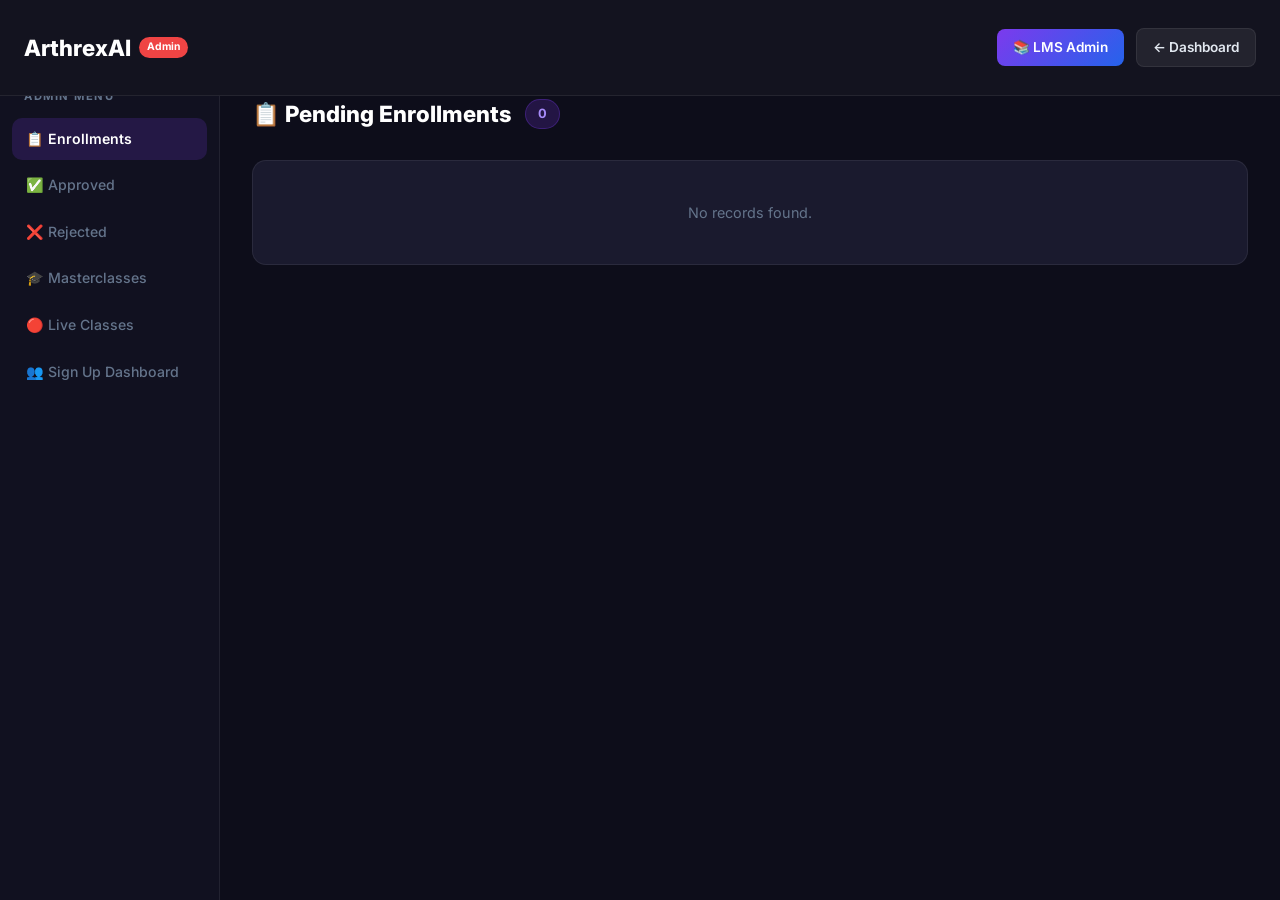
<file: admin.html>
<!DOCTYPE html>
<html lang="en">
<head>
  <meta charset="UTF-8"/>
  <meta name="viewport" content="width=device-width, initial-scale=1.0"/>
  <title>Admin Panel — Arthrex AI</title>
  <link href="https://fonts.googleapis.com/css2?family=Inter:wght@400;500;600;700;800&display=swap" rel="stylesheet"/>
  <link rel="stylesheet" href="styles.css"/>
  <link rel="stylesheet" href="admin.css"/>
</head>
<body>

  <header class="topbar">
    <div class="topbar-left">
      <button class="hamburger-btn" id="hamburgerBtn" aria-label="Open menu" style="display:none">☰</button>
      <div class="logo">Arthrex<span>AI</span> <span class="admin-badge">Admin</span></div>
    </div>
    <div class="topbar-right">
      <a href="admin-lms" class="btn-back" style="background:linear-gradient(135deg,#7c3aed,#2563eb);color:white;border:none">📚 LMS Admin</a>
      <a href="/" class="btn-back">← Dashboard</a>
    </div>
  </header>

  <div class="admin-layout">

    <!-- SIDEBAR -->
    <aside class="admin-sidebar">
      <div class="admin-nav-label">Admin Menu</div>
      <a href="#" class="admin-nav-item active" data-panel="enrollments">📋 Enrollments</a>
      <a href="#" class="admin-nav-item" data-panel="approved">✅ Approved</a>
      <a href="#" class="admin-nav-item" data-panel="rejected">❌ Rejected</a>
      <a href="#" class="admin-nav-item" data-panel="masterclasses">🎓 Masterclasses</a>
      <a href="#" class="admin-nav-item" data-panel="liveclasses">🔴 Live Classes</a>
      <a href="#" class="admin-nav-item" data-panel="signups">👥 Sign Up Dashboard</a>
    </aside>

    <!-- MAIN -->
    <main class="admin-main">

      <!-- ENROLLMENTS PANEL -->
      <div class="admin-panel active" id="panel-enrollments">
        <div class="admin-panel-header">
          <h2>📋 Pending Enrollments</h2>
          <span class="count-badge" id="pendingCount">0</span>
        </div>
        <div class="enrollments-table" id="pendingList">
          <div class="empty-state">No pending enrollments yet.</div>
        </div>
      </div>

      <!-- APPROVED PANEL -->
      <div class="admin-panel" id="panel-approved">
        <div class="admin-panel-header">
          <h2>✅ Approved Enrollments</h2>
          <span class="count-badge approved-count" id="approvedCount">0</span>
        </div>
        <div class="enrollments-table" id="approvedList">
          <div class="empty-state">No approved enrollments yet.</div>
        </div>
      </div>

      <!-- REJECTED PANEL -->
      <div class="admin-panel" id="panel-rejected">
        <div class="admin-panel-header">
          <h2>❌ Rejected Enrollments</h2>
          <span class="count-badge rejected-count" id="rejectedCount">0</span>
        </div>
        <div class="enrollments-table" id="rejectedList">
          <div class="empty-state">No rejected enrollments yet.</div>
        </div>
      </div>

      <!-- MASTERCLASSES PANEL -->
      <div class="admin-panel" id="panel-masterclasses">
        <div class="admin-panel-header">
          <h2>🎓 Free Masterclasses</h2>
          <button class="btn-add-mc" id="btnAddMasterclass">+ Create Masterclass</button>
        </div>

        <!-- Create form -->
        <div class="mc-form-card" id="mcForm" style="display:none">
          <h3>New Masterclass</h3>
          <div class="mc-form-grid">
            <div class="mc-form-group">
              <label>Title</label>
              <input type="text" id="mcTitle" placeholder="e.g. Intro to Agentic AI"/>
            </div>
            <div class="mc-form-group">
              <label>Category / Tag</label>
              <input type="text" id="mcTag" placeholder="e.g. AI & ML"/>
            </div>
            <div class="mc-form-group">
              <label>Description</label>
              <input type="text" id="mcDesc" placeholder="Short description..."/>
            </div>
            <div class="mc-form-group">
              <label>Duration</label>
              <input type="text" id="mcDuration" placeholder="e.g. 2 hrs"/>
            </div>
            <div class="mc-form-group">
              <label>Instructor</label>
              <input type="text" id="mcInstructor" placeholder="Instructor name"/>
            </div>
            <div class="mc-form-group">
              <label>Scheduled Date & Time</label>
              <input type="datetime-local" id="mcSchedule"/>
            </div>
            <div class="mc-form-group">
              <label>Join Link (optional)</label>
              <input type="url" id="mcLink" placeholder="https://meet.google.com/..."/>
            </div>
            <div class="mc-form-group">
              <label>Rating</label>
              <input type="number" id="mcRating" placeholder="4.9" min="1" max="5" step="0.1"/>
            </div>
          </div>
          <div class="mc-form-actions">
            <button class="btn-save-mc" id="btnSaveMc">💾 Save Masterclass</button>
            <button class="btn-cancel-mc" onclick="document.getElementById('mcForm').style.display='none'">Cancel</button>
          </div>
        </div>

        <!-- Analytics Overview -->
        <div class="mc-analytics-bar" id="mcAnalyticsBar"></div>

        <!-- Masterclass list with registrations -->
        <div id="mcList"></div>

        <!-- Registrations detail panel -->
        <div class="mc-reg-panel" id="mcRegPanel" style="display:none">
          <div class="mc-reg-panel-header">
            <div>
              <h3 id="mcRegPanelTitle">Registrations</h3>
              <span class="mc-reg-count" id="mcRegPanelCount"></span>
            </div>
            <div class="mc-reg-panel-actions">
              <button class="btn-export-excel" id="btnExportExcel">📥 Export Excel</button>
              <button class="btn-close-reg" onclick="document.getElementById('mcRegPanel').style.display='none'">✕ Close</button>
            </div>
          </div>

          <!-- Chart -->
          <div class="mc-chart-section">
            <div class="mc-chart-box">
              <div class="mc-chart-label">📈 Registrations Over Time</div>
              <svg id="mcRegChart" class="mc-reg-chart" viewBox="0 0 500 100" preserveAspectRatio="none"></svg>
              <div class="mc-chart-x-labels" id="mcChartXLabels"></div>
            </div>
            <div class="mc-stat-boxes" id="mcStatBoxes"></div>
          </div>

          <!-- Registrations table -->
          <div class="mc-reg-table-wrap">
            <div class="mc-reg-table-head">
              <span>Name</span>
              <span>Email</span>
              <span>Phone</span>
              <span>Registered At</span>
            </div>
            <div id="mcRegTableBody"></div>
          </div>
        </div>
      </div>

      <!-- LIVE CLASSES PANEL -->
      <div class="admin-panel" id="panel-liveclasses">
        <div class="admin-panel-header">
          <h2>🔴 Live Classes</h2>
          <button class="btn-add-mc" id="btnAddLiveClass">+ Add Live Class</button>
        </div>

        <!-- Create form -->
        <div class="mc-form-card" id="lcForm" style="display:none">
          <h3>🔴 New Live Class Announcement</h3>
          <div class="mc-form-grid">
            <div class="mc-form-group" style="grid-column:1/-1">
              <label>Title</label>
              <input type="text" id="lcTitle" placeholder="e.g. AWS Bedrock Deep Dive — Live Session"/>
            </div>
            <div class="mc-form-group">
              <label>Category / Tag</label>
              <input type="text" id="lcTag" placeholder="e.g. Cloud AI"/>
            </div>
            <div class="mc-form-group">
              <label>Instructor</label>
              <input type="text" id="lcInstructor" placeholder="Instructor name"/>
            </div>
            <div class="mc-form-group" style="grid-column:1/-1">
              <label>Description</label>
              <input type="text" id="lcDesc" placeholder="What will be covered in this session..."/>
            </div>
            <div class="mc-form-group">
              <label>📅 Date</label>
              <input type="date" id="lcDate"/>
            </div>
            <div class="mc-form-group">
              <label>🕐 Start Time</label>
              <input type="time" id="lcStartTime"/>
            </div>
            <div class="mc-form-group">
              <label>🕔 End Time</label>
              <input type="time" id="lcEndTime"/>
            </div>
            <div class="mc-form-group">
              <label>⏱ Duration</label>
              <input type="text" id="lcDuration" placeholder="e.g. 2 hrs"/>
            </div>
            <div class="mc-form-group">
              <label>🔗 Join Link</label>
              <input type="url" id="lcLink" placeholder="https://meet.google.com/..."/>
            </div>
            <div class="mc-form-group">
              <label>🖼 Thumbnail Image URL (optional)</label>
              <input type="url" id="lcThumb" placeholder="https://images.unsplash.com/..."/>
            </div>
          </div>
          <div class="mc-form-actions">
            <button class="btn-save-mc" id="btnSaveLc">📢 Announce Live Class</button>
            <button class="btn-cancel-mc" onclick="document.getElementById('lcForm').style.display='none'">Cancel</button>
          </div>
        </div>

        <!-- List -->
        <div id="lcList"></div>
      </div>

      <!-- SIGN UP DASHBOARD PANEL -->
      <div class="admin-panel" id="panel-signups">
        <div class="admin-panel-header">
          <h2>👥 Sign Up Dashboard</h2>
          <span class="count-badge" id="signupsCount">0</span>
        </div>
        <div class="admin-panel-toolbar" style="display:flex;gap:10px;margin-bottom:18px;flex-wrap:wrap">
          <input type="text" id="signupSearch" placeholder="🔍 Search by name, email or phone..." 
            style="flex:1;min-width:200px;background:rgba(255,255,255,0.05);border:1px solid rgba(255,255,255,0.1);border-radius:8px;padding:9px 14px;color:#e2e8f0;font-size:0.85rem;outline:none"/>
          <button onclick="exportSignups()" style="background:linear-gradient(135deg,#10b981,#0ea5e9);color:white;border:none;padding:9px 18px;border-radius:8px;font-size:0.82rem;font-weight:700;cursor:pointer">⬇ Export CSV</button>
          <button onclick="clearSignups()" style="background:rgba(239,68,68,0.15);border:1px solid rgba(239,68,68,0.3);color:#f87171;padding:9px 18px;border-radius:8px;font-size:0.82rem;font-weight:700;cursor:pointer">🗑 Clear All</button>
        </div>
        <div class="enrollments-table" id="signupsList">
          <div class="empty-state">No sign ups yet.</div>
        </div>
      </div>

    </main>
  </div>

  <script src="api.js"></script>
  <script src="admin.js"></script>
  <script>
    // Mobile sidebar toggle
    const hBtn = document.getElementById('hamburgerBtn');
    const aSidebar = document.querySelector('.admin-sidebar');
    if (hBtn && aSidebar) {
      hBtn.addEventListener('click', () => aSidebar.classList.toggle('mobile-open'));
    }
    function checkHamburger() {
      if (hBtn) hBtn.style.display = window.innerWidth <= 768 ? 'flex' : 'none';
    }
    checkHamburger();
    window.addEventListener('resize', checkHamburger);
  </script>
</body>
</html>
</file>
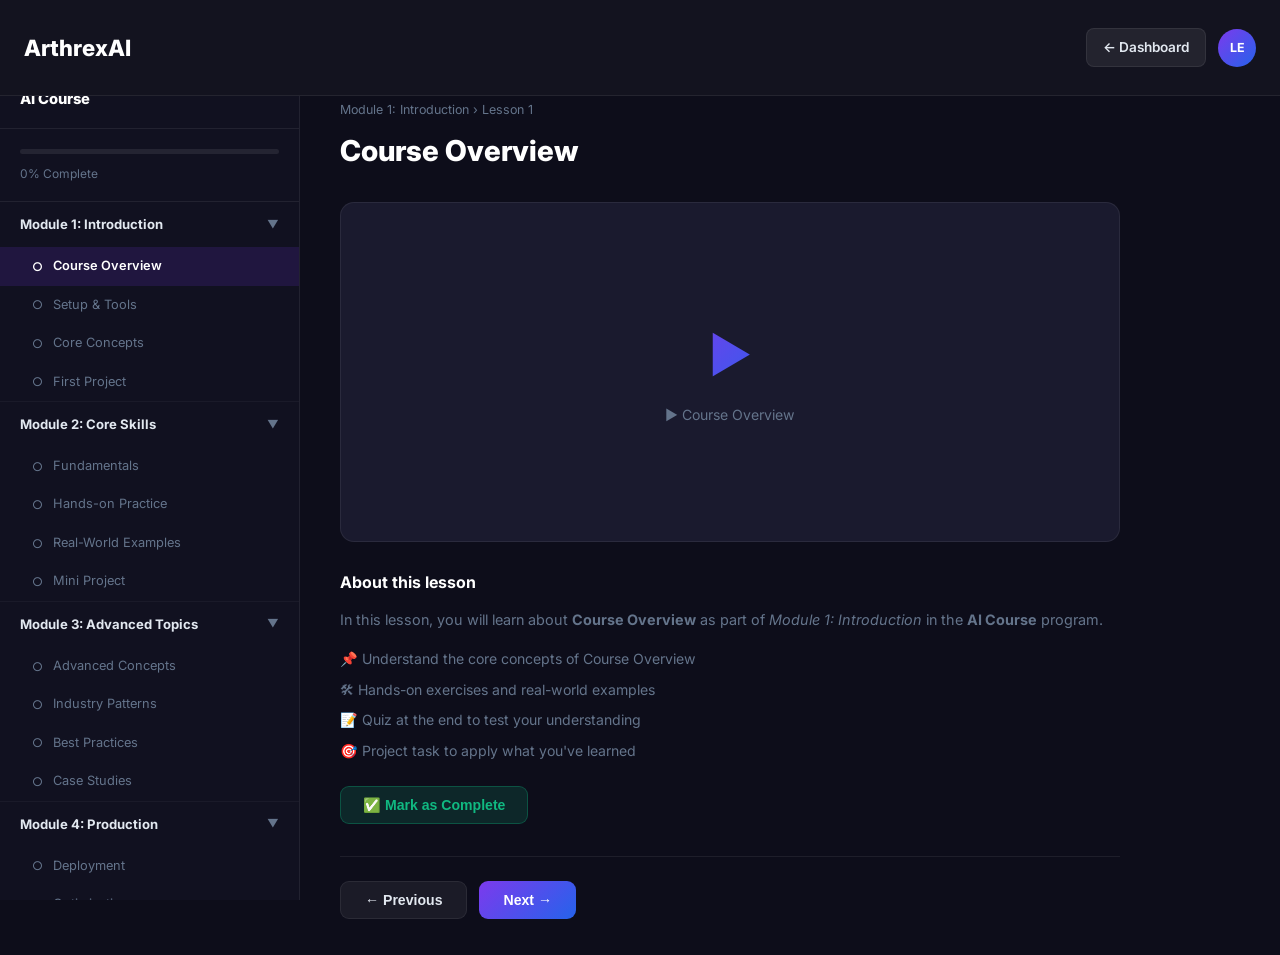
<file: curriculum.html>
<!DOCTYPE html>
<html lang="en">
<head>
  <meta charset="UTF-8"/>
  <meta name="viewport" content="width=device-width, initial-scale=1.0"/>
  <title>Curriculum — Arthrex AI</title>
  <link href="https://fonts.googleapis.com/css2?family=Inter:wght@400;500;600;700;800&display=swap" rel="stylesheet"/>
  <link rel="stylesheet" href="styles.css"/>
  <link rel="stylesheet" href="curriculum.css"/>
</head>
<body>

  <header class="topbar">
    <div class="topbar-left">
      <div class="logo">Arthrex<span>AI</span></div>
    </div>
    <div class="topbar-right">
      <a href="/" class="btn-back">← Dashboard</a>
      <div class="user-avatar" id="userInitials">U</div>
    </div>
  </header>

  <div class="curriculum-layout">

    <!-- LEFT: Module List -->
    <aside class="module-sidebar">
      <div class="module-course-title" id="sidebarCourseTitle">Course</div>
      <div class="module-progress-wrap">
        <div class="module-progress-bar"><div class="module-progress-fill" id="overallProgress" style="width:0%"></div></div>
        <span id="progressLabel">0% Complete</span>
      </div>
      <div class="module-list" id="moduleList"></div>
    </aside>

    <!-- RIGHT: Lesson Content -->
    <main class="lesson-content">
      <div class="lesson-header">
        <div class="lesson-breadcrumb" id="lessonBreadcrumb">Select a lesson to begin</div>
        <h1 class="lesson-title" id="lessonTitle">Welcome to your course!</h1>
      </div>

      <div class="lesson-video" id="lessonVideo">
        <div class="video-placeholder">
          <span>▶</span>
          <p id="videoLabel">Select a lesson to start watching</p>
        </div>
      </div>

      <div class="lesson-body" id="lessonBody">
        <p>Click any lesson from the left panel to begin learning.</p>
      </div>

      <div class="lesson-nav">
        <button class="btn-lesson-nav" id="prevLesson">← Previous</button>
        <button class="btn-lesson-nav primary" id="nextLesson">Next →</button>
      </div>
    </main>

  </div>

  <script src="curriculum.js"></script>
</body>
</html>
</file>
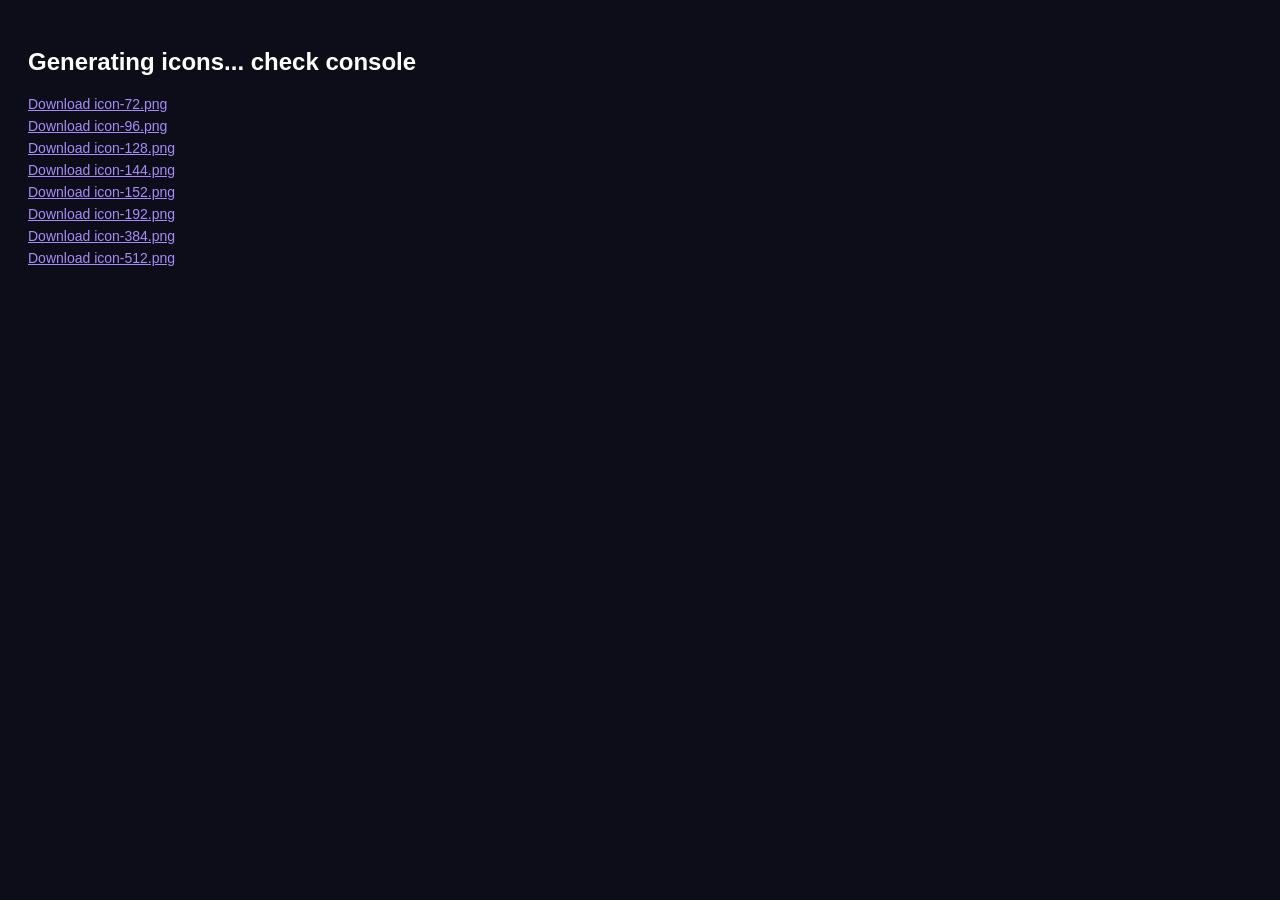
<file: generate-icons.html>
<!DOCTYPE html>
<html>
<head><title>Icon Generator</title></head>
<body style="background:#0d0d1a;color:white;font-family:sans-serif;padding:20px">
<h2>Generating icons... check console</h2>
<canvas id="c" style="display:none"></canvas>
<div id="links"></div>
<script>
const sizes = [72,96,128,144,152,192,384,512];
const canvas = document.getElementById('c');
const ctx = canvas.getContext('2d');
const links = document.getElementById('links');

sizes.forEach(size => {
  canvas.width = size;
  canvas.height = size;

  // Background gradient
  const grad = ctx.createLinearGradient(0, 0, size, size);
  grad.addColorStop(0, '#7c3aed');
  grad.addColorStop(1, '#2563eb');
  ctx.fillStyle = grad;
  ctx.beginPath();
  ctx.roundRect(0, 0, size, size, size * 0.2);
  ctx.fill();

  // Text "A"
  ctx.fillStyle = 'white';
  ctx.font = `bold ${size * 0.52}px Inter, sans-serif`;
  ctx.textAlign = 'center';
  ctx.textBaseline = 'middle';
  ctx.fillText('A', size / 2, size / 2);

  // Small "AI" text below
  ctx.font = `bold ${size * 0.18}px Inter, sans-serif`;
  ctx.fillStyle = 'rgba(255,255,255,0.75)';
  ctx.fillText('AI', size / 2, size * 0.78);

  const dataUrl = canvas.toDataURL('image/png');
  const a = document.createElement('a');
  a.href = dataUrl;
  a.download = `icon-${size}.png`;
  a.textContent = `Download icon-${size}.png`;
  a.style.cssText = 'display:block;color:#a78bfa;margin:6px 0;font-size:14px';
  links.appendChild(a);
});

// Auto-click all downloads
setTimeout(() => {
  document.querySelectorAll('a').forEach((a, i) => {
    setTimeout(() => a.click(), i * 300);
  });
}, 500);
</script>
</body>
</html>
</file>
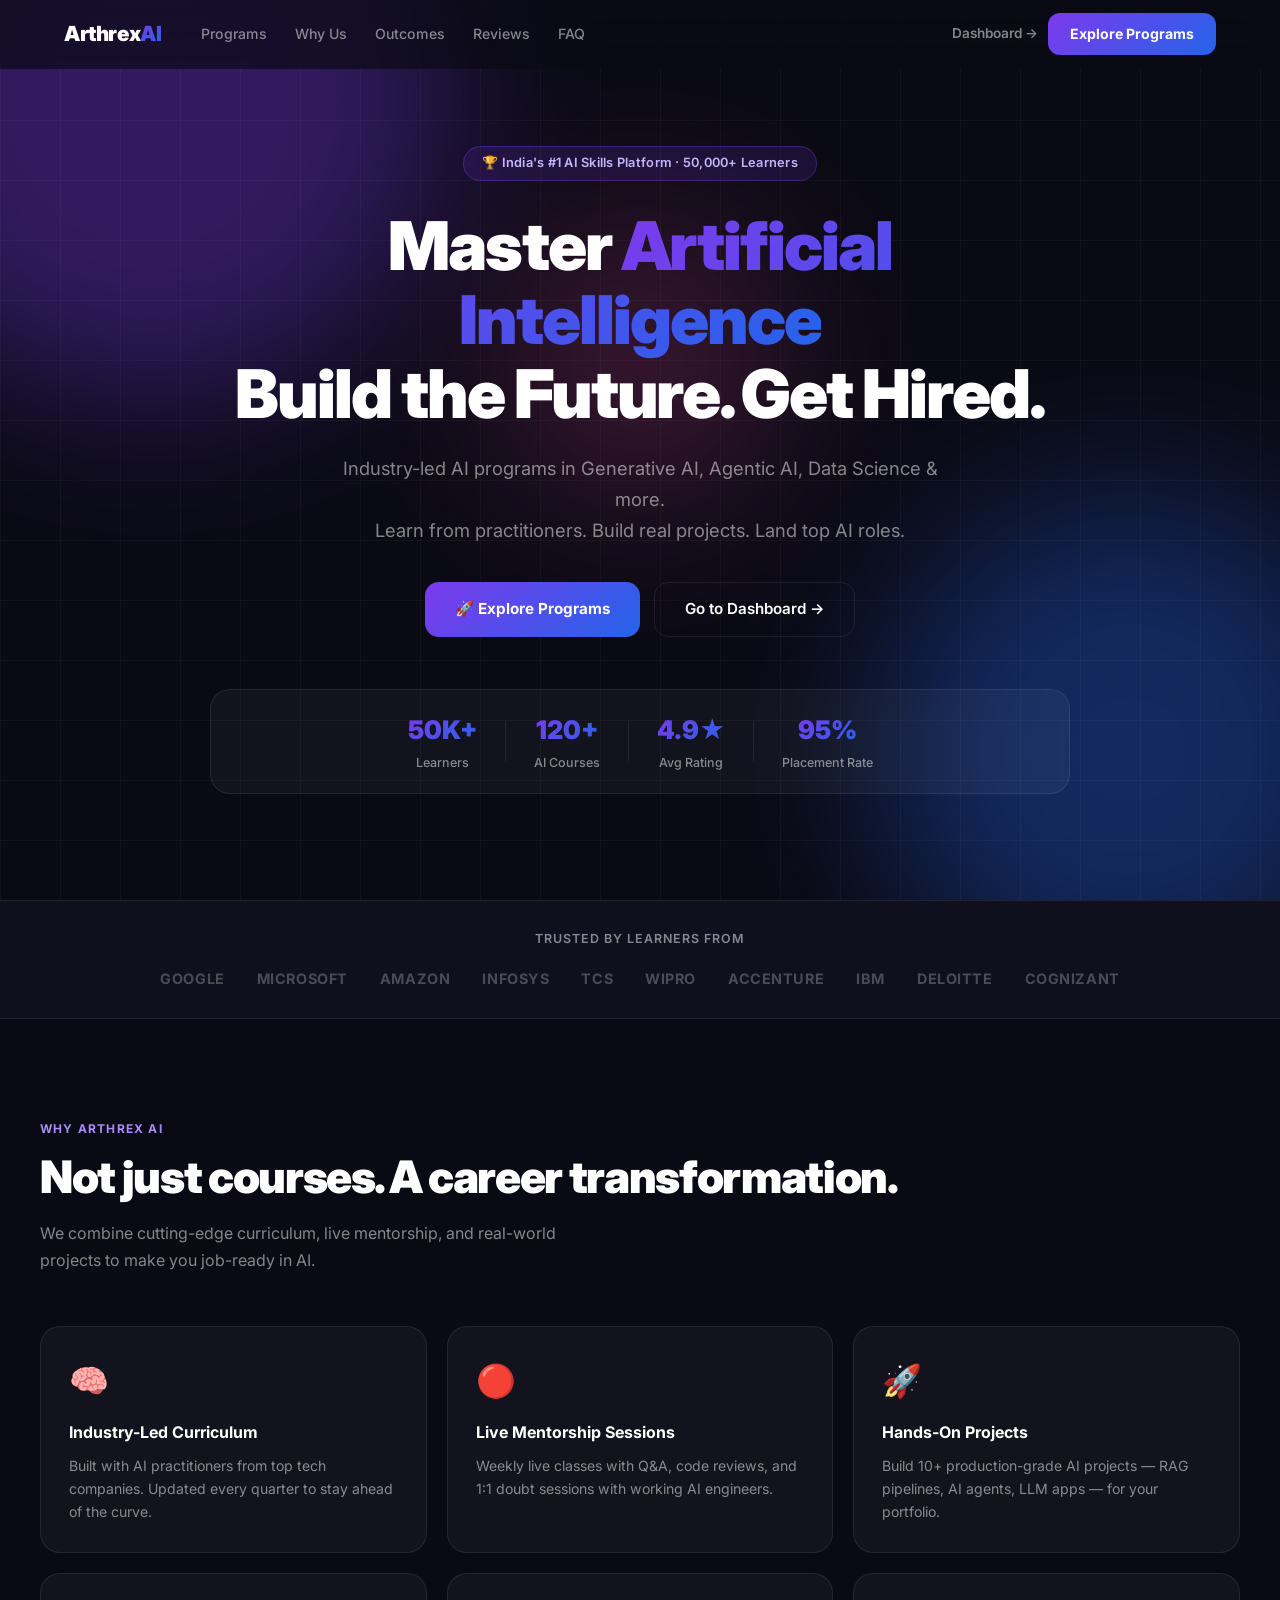
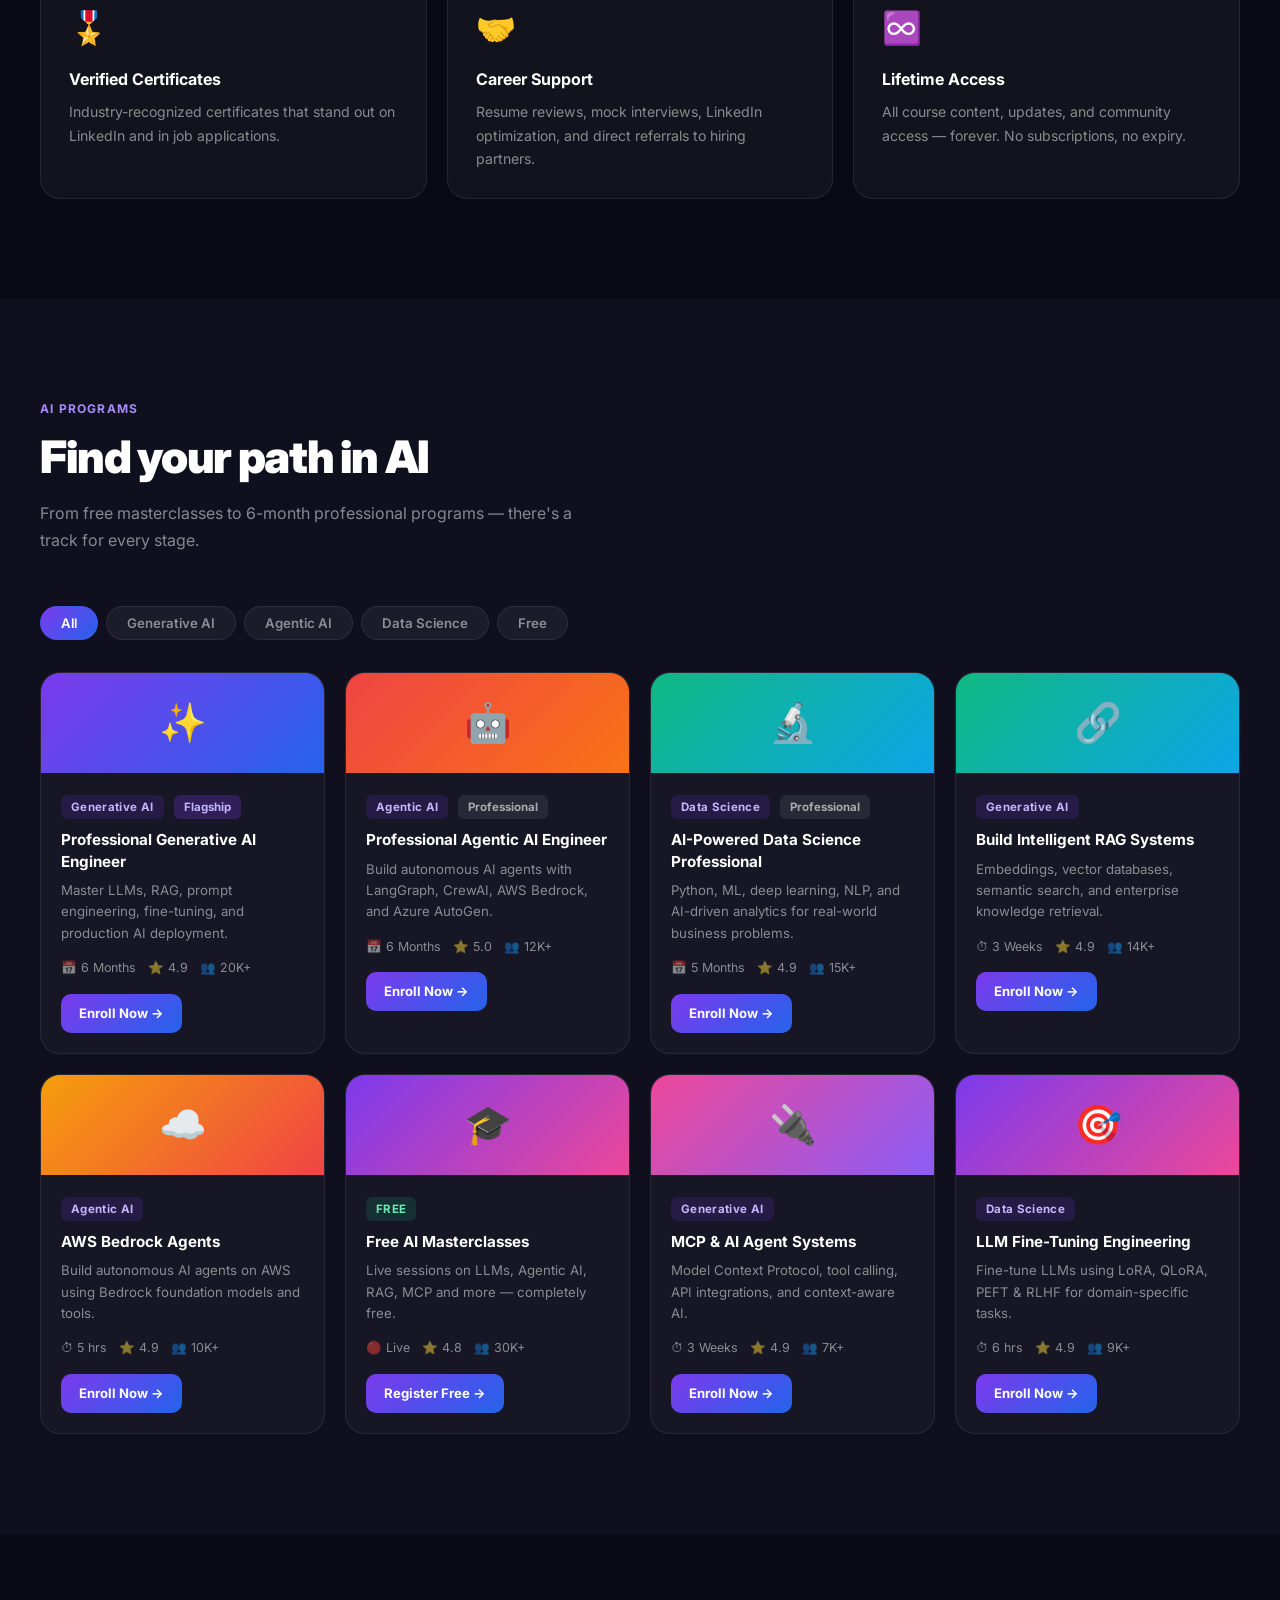
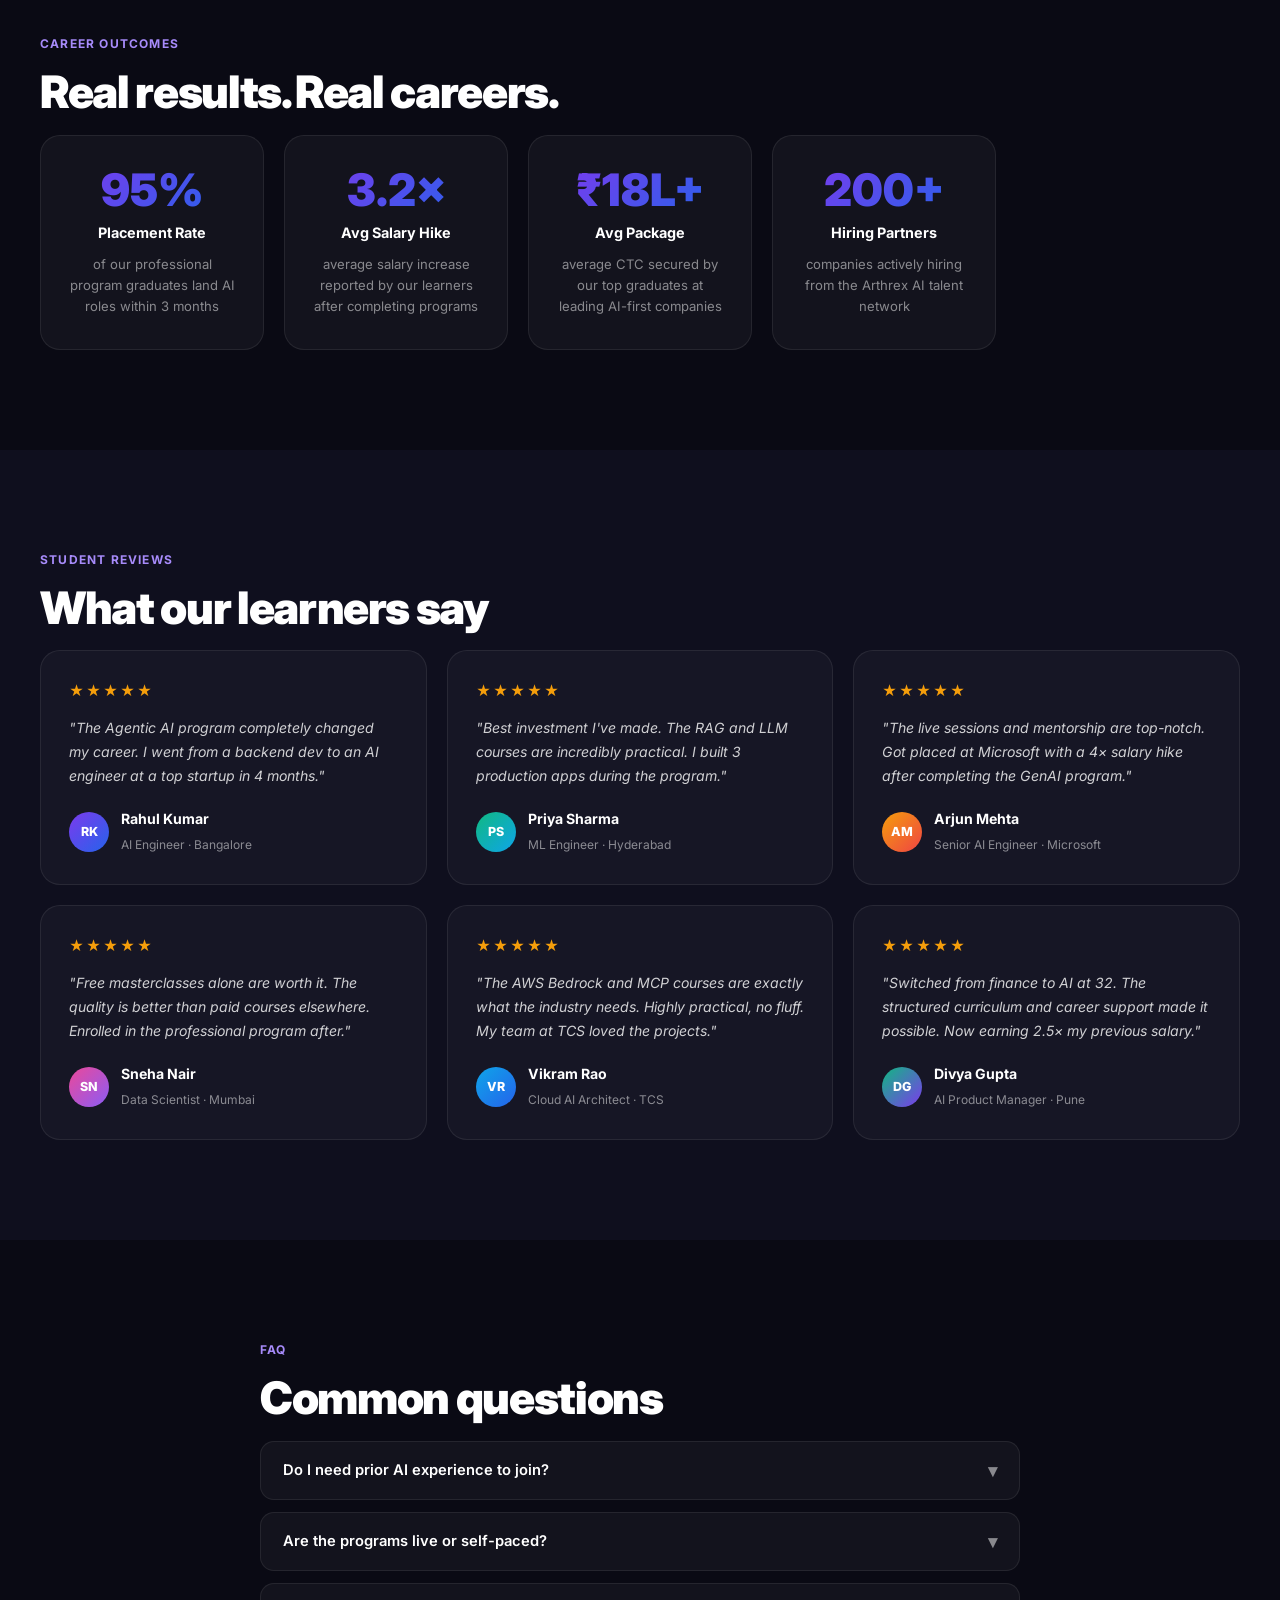
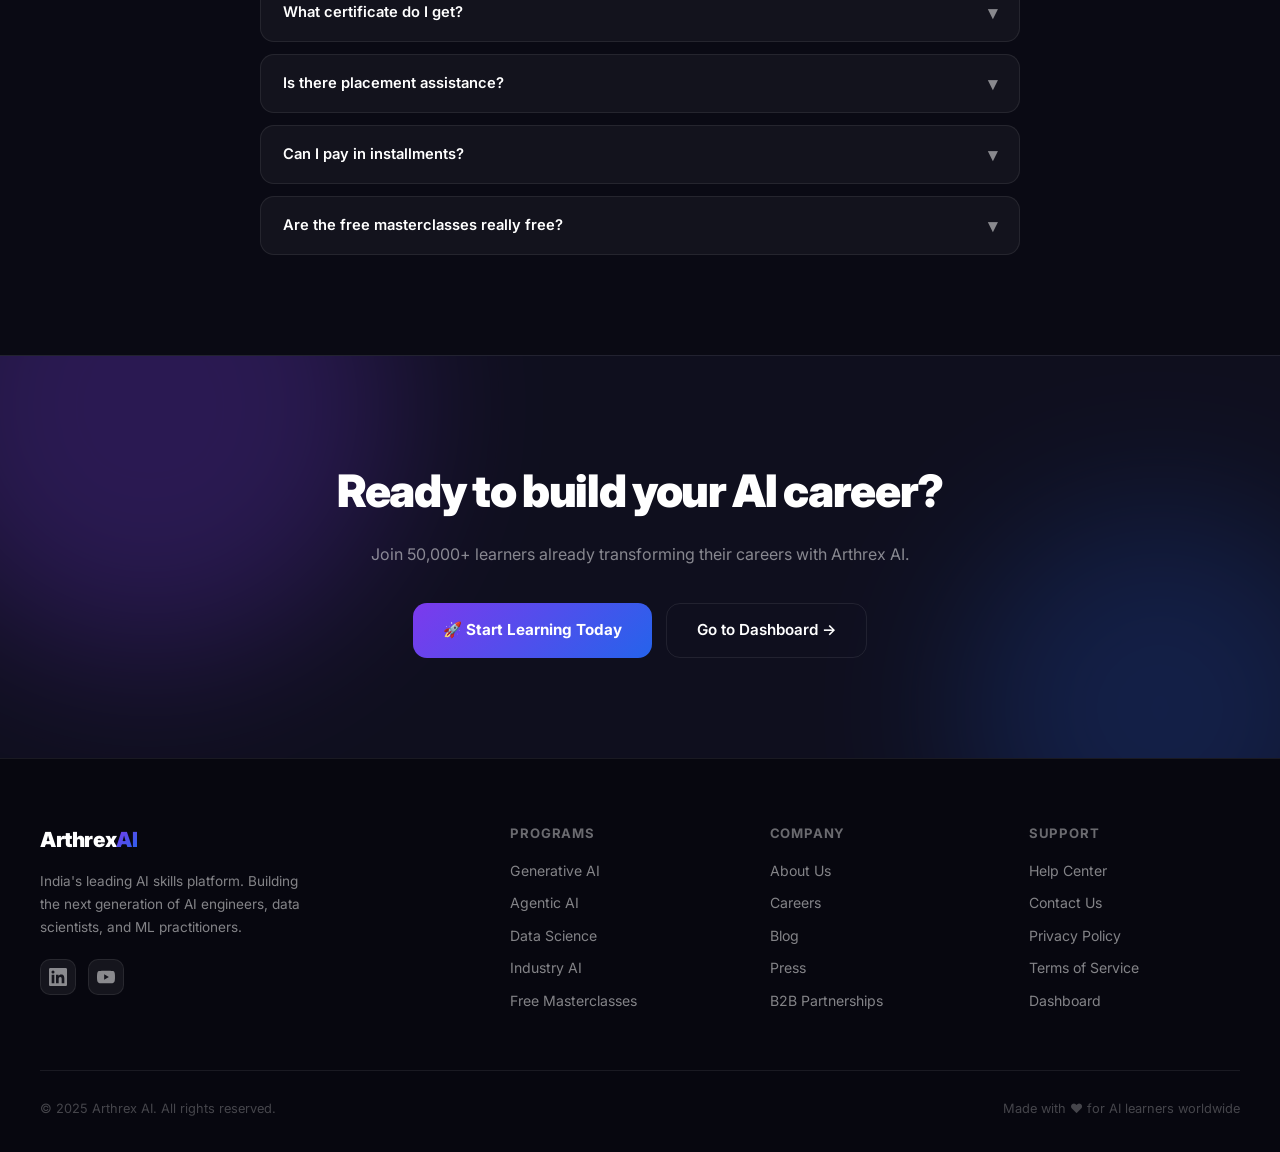
<file: website.html>
<!DOCTYPE html>
<html lang="en">
<head>
  <meta charset="UTF-8"/>
  <meta name="viewport" content="width=device-width, initial-scale=1.0"/>
  <title>Arthrex AI — #1 AI Skills Platform</title>
  <link href="https://fonts.googleapis.com/css2?family=Inter:wght@400;500;600;700;800;900&display=swap" rel="stylesheet"/>
  <link rel="stylesheet" href="website.css"/>
</head>
<body>

  <!-- NAV -->
  <nav class="ws-nav">
    <div class="ws-nav-inner">
      <div class="ws-logo">Arthrex<span>AI</span></div>
      <div class="ws-nav-links">
        <a href="#programs">Programs</a>
        <a href="#why">Why Us</a>
        <a href="#outcomes">Outcomes</a>
        <a href="#testimonials">Reviews</a>
        <a href="#faq">FAQ</a>
      </div>
      <div class="ws-nav-cta">
        <a href="/" class="ws-btn-ghost">Dashboard →</a>
        <a href="#programs" class="ws-btn-primary">Explore Programs</a>
      </div>
    </div>
  </nav>

  <!-- HERO -->
  <section class="ws-hero">
    <div class="ws-hero-bg">
      <div class="ws-orb ws-orb-1"></div>
      <div class="ws-orb ws-orb-2"></div>
      <div class="ws-orb ws-orb-3"></div>
      <div class="ws-grid-lines"></div>
    </div>
    <div class="ws-hero-inner">
      <div class="ws-hero-badge">🏆 India's #1 AI Skills Platform · 50,000+ Learners</div>
      <h1 class="ws-hero-title">
        Master <span class="ws-grad">Artificial Intelligence</span><br/>
        Build the Future. Get Hired.
      </h1>
      <p class="ws-hero-sub">
        Industry-led AI programs in Generative AI, Agentic AI, Data Science & more.<br/>
        Learn from practitioners. Build real projects. Land top AI roles.
      </p>
      <div class="ws-hero-actions">
        <a href="#programs" class="ws-btn-primary ws-btn-lg">🚀 Explore Programs</a>
        <a href="/" class="ws-btn-outline ws-btn-lg">Go to Dashboard →</a>
      </div>
      <div class="ws-hero-stats">
        <div class="ws-hstat"><strong>50K+</strong><span>Learners</span></div>
        <div class="ws-hstat-div"></div>
        <div class="ws-hstat"><strong>120+</strong><span>AI Courses</span></div>
        <div class="ws-hstat-div"></div>
        <div class="ws-hstat"><strong>4.9★</strong><span>Avg Rating</span></div>
        <div class="ws-hstat-div"></div>
        <div class="ws-hstat"><strong>95%</strong><span>Placement Rate</span></div>
      </div>
    </div>
  </section>

  <!-- TRUSTED BY -->
  <section class="ws-trusted">
    <p class="ws-trusted-label">Trusted by learners from</p>
    <div class="ws-trusted-logos">
      <span>Google</span><span>Microsoft</span><span>Amazon</span><span>Infosys</span>
      <span>TCS</span><span>Wipro</span><span>Accenture</span><span>IBM</span>
      <span>Deloitte</span><span>Cognizant</span>
    </div>
  </section>

  <!-- WHY ARTHREX AI -->
  <section class="ws-section" id="why">
    <div class="ws-section-inner">
      <div class="ws-section-label">Why Arthrex AI</div>
      <h2 class="ws-section-title">Not just courses. A career transformation.</h2>
      <p class="ws-section-sub">We combine cutting-edge curriculum, live mentorship, and real-world projects to make you job-ready in AI.</p>
      <div class="ws-why-grid">
        <div class="ws-why-card">
          <div class="ws-why-icon">🧠</div>
          <h3>Industry-Led Curriculum</h3>
          <p>Built with AI practitioners from top tech companies. Updated every quarter to stay ahead of the curve.</p>
        </div>
        <div class="ws-why-card">
          <div class="ws-why-icon">🔴</div>
          <h3>Live Mentorship Sessions</h3>
          <p>Weekly live classes with Q&A, code reviews, and 1:1 doubt sessions with working AI engineers.</p>
        </div>
        <div class="ws-why-card">
          <div class="ws-why-icon">🚀</div>
          <h3>Hands-On Projects</h3>
          <p>Build 10+ production-grade AI projects — RAG pipelines, AI agents, LLM apps — for your portfolio.</p>
        </div>
        <div class="ws-why-card">
          <div class="ws-why-icon">🎖️</div>
          <h3>Verified Certificates</h3>
          <p>Industry-recognized certificates that stand out on LinkedIn and in job applications.</p>
        </div>
        <div class="ws-why-card">
          <div class="ws-why-icon">🤝</div>
          <h3>Career Support</h3>
          <p>Resume reviews, mock interviews, LinkedIn optimization, and direct referrals to hiring partners.</p>
        </div>
        <div class="ws-why-card">
          <div class="ws-why-icon">♾️</div>
          <h3>Lifetime Access</h3>
          <p>All course content, updates, and community access — forever. No subscriptions, no expiry.</p>
        </div>
      </div>
    </div>
  </section>

  <!-- PROGRAMS -->
  <section class="ws-section ws-section-dark" id="programs">
    <div class="ws-section-inner">
      <div class="ws-section-label">AI Programs</div>
      <h2 class="ws-section-title">Find your path in AI</h2>
      <p class="ws-section-sub">From free masterclasses to 6-month professional programs — there's a track for every stage.</p>

      <div class="ws-prog-tabs">
        <button class="ws-prog-tab active" onclick="filterProg(this,'all')">All</button>
        <button class="ws-prog-tab" onclick="filterProg(this,'genai')">Generative AI</button>
        <button class="ws-prog-tab" onclick="filterProg(this,'agentic')">Agentic AI</button>
        <button class="ws-prog-tab" onclick="filterProg(this,'data')">Data Science</button>
        <button class="ws-prog-tab" onclick="filterProg(this,'free')">Free</button>
      </div>

      <div class="ws-prog-grid" id="wsProgGrid">

        <div class="ws-prog-card" data-cat="genai">
          <div class="ws-prog-thumb" style="background:linear-gradient(135deg,#7c3aed,#2563eb)">✨</div>
          <div class="ws-prog-body">
            <span class="ws-prog-tag">Generative AI</span>
            <span class="ws-prog-badge flagship">Flagship</span>
            <h3>Professional Generative AI Engineer</h3>
            <p>Master LLMs, RAG, prompt engineering, fine-tuning, and production AI deployment.</p>
            <div class="ws-prog-meta"><span>📅 6 Months</span><span>⭐ 4.9</span><span>👥 20K+</span></div>
            <a href="/" class="ws-btn-enroll">Enroll Now →</a>
          </div>
        </div>

        <div class="ws-prog-card" data-cat="agentic">
          <div class="ws-prog-thumb" style="background:linear-gradient(135deg,#ef4444,#f97316)">🤖</div>
          <div class="ws-prog-body">
            <span class="ws-prog-tag">Agentic AI</span>
            <span class="ws-prog-badge">Professional</span>
            <h3>Professional Agentic AI Engineer</h3>
            <p>Build autonomous AI agents with LangGraph, CrewAI, AWS Bedrock, and Azure AutoGen.</p>
            <div class="ws-prog-meta"><span>📅 6 Months</span><span>⭐ 5.0</span><span>👥 12K+</span></div>
            <a href="/" class="ws-btn-enroll">Enroll Now →</a>
          </div>
        </div>

        <div class="ws-prog-card" data-cat="data">
          <div class="ws-prog-thumb" style="background:linear-gradient(135deg,#10b981,#0ea5e9)">🔬</div>
          <div class="ws-prog-body">
            <span class="ws-prog-tag">Data Science</span>
            <span class="ws-prog-badge">Professional</span>
            <h3>AI-Powered Data Science Professional</h3>
            <p>Python, ML, deep learning, NLP, and AI-driven analytics for real-world business problems.</p>
            <div class="ws-prog-meta"><span>📅 5 Months</span><span>⭐ 4.9</span><span>👥 15K+</span></div>
            <a href="/" class="ws-btn-enroll">Enroll Now →</a>
          </div>
        </div>

        <div class="ws-prog-card" data-cat="genai">
          <div class="ws-prog-thumb" style="background:linear-gradient(135deg,#10b981,#0ea5e9)">🔗</div>
          <div class="ws-prog-body">
            <span class="ws-prog-tag">Generative AI</span>
            <h3>Build Intelligent RAG Systems</h3>
            <p>Embeddings, vector databases, semantic search, and enterprise knowledge retrieval.</p>
            <div class="ws-prog-meta"><span>⏱ 3 Weeks</span><span>⭐ 4.9</span><span>👥 14K+</span></div>
            <a href="/" class="ws-btn-enroll">Enroll Now →</a>
          </div>
        </div>

        <div class="ws-prog-card" data-cat="agentic">
          <div class="ws-prog-thumb" style="background:linear-gradient(135deg,#f59e0b,#ef4444)">☁️</div>
          <div class="ws-prog-body">
            <span class="ws-prog-tag">Agentic AI</span>
            <h3>AWS Bedrock Agents</h3>
            <p>Build autonomous AI agents on AWS using Bedrock foundation models and tools.</p>
            <div class="ws-prog-meta"><span>⏱ 5 hrs</span><span>⭐ 4.9</span><span>👥 10K+</span></div>
            <a href="/" class="ws-btn-enroll">Enroll Now →</a>
          </div>
        </div>

        <div class="ws-prog-card" data-cat="free">
          <div class="ws-prog-thumb" style="background:linear-gradient(135deg,#7c3aed,#ec4899)">🎓</div>
          <div class="ws-prog-body">
            <span class="ws-prog-tag free-tag">FREE</span>
            <h3>Free AI Masterclasses</h3>
            <p>Live sessions on LLMs, Agentic AI, RAG, MCP and more — completely free.</p>
            <div class="ws-prog-meta"><span>🔴 Live</span><span>⭐ 4.8</span><span>👥 30K+</span></div>
            <a href="/" class="ws-btn-enroll">Register Free →</a>
          </div>
        </div>

        <div class="ws-prog-card" data-cat="genai">
          <div class="ws-prog-thumb" style="background:linear-gradient(135deg,#ec4899,#8b5cf6)">🔌</div>
          <div class="ws-prog-body">
            <span class="ws-prog-tag">Generative AI</span>
            <h3>MCP & AI Agent Systems</h3>
            <p>Model Context Protocol, tool calling, API integrations, and context-aware AI.</p>
            <div class="ws-prog-meta"><span>⏱ 3 Weeks</span><span>⭐ 4.9</span><span>👥 7K+</span></div>
            <a href="/" class="ws-btn-enroll">Enroll Now →</a>
          </div>
        </div>

        <div class="ws-prog-card" data-cat="data">
          <div class="ws-prog-thumb" style="background:linear-gradient(135deg,#7c3aed,#ec4899)">🎯</div>
          <div class="ws-prog-body">
            <span class="ws-prog-tag">Data Science</span>
            <h3>LLM Fine-Tuning Engineering</h3>
            <p>Fine-tune LLMs using LoRA, QLoRA, PEFT & RLHF for domain-specific tasks.</p>
            <div class="ws-prog-meta"><span>⏱ 6 hrs</span><span>⭐ 4.9</span><span>👥 9K+</span></div>
            <a href="/" class="ws-btn-enroll">Enroll Now →</a>
          </div>
        </div>

      </div>
    </div>
  </section>

  <!-- OUTCOMES -->
  <section class="ws-section" id="outcomes">
    <div class="ws-section-inner">
      <div class="ws-section-label">Career Outcomes</div>
      <h2 class="ws-section-title">Real results. Real careers.</h2>
      <div class="ws-outcomes-grid">
        <div class="ws-outcome-card">
          <div class="ws-outcome-num">95%</div>
          <div class="ws-outcome-label">Placement Rate</div>
          <p>of our professional program graduates land AI roles within 3 months</p>
        </div>
        <div class="ws-outcome-card">
          <div class="ws-outcome-num">3.2×</div>
          <div class="ws-outcome-label">Avg Salary Hike</div>
          <p>average salary increase reported by our learners after completing programs</p>
        </div>
        <div class="ws-outcome-card">
          <div class="ws-outcome-num">₹18L+</div>
          <div class="ws-outcome-label">Avg Package</div>
          <p>average CTC secured by our top graduates at leading AI-first companies</p>
        </div>
        <div class="ws-outcome-card">
          <div class="ws-outcome-num">200+</div>
          <div class="ws-outcome-label">Hiring Partners</div>
          <p>companies actively hiring from the Arthrex AI talent network</p>
        </div>
      </div>
    </div>
  </section>

  <!-- TESTIMONIALS -->
  <section class="ws-section ws-section-dark" id="testimonials">
    <div class="ws-section-inner">
      <div class="ws-section-label">Student Reviews</div>
      <h2 class="ws-section-title">What our learners say</h2>
      <div class="ws-testi-grid">

        <div class="ws-testi-card">
          <div class="ws-testi-stars">★★★★★</div>
          <p>"The Agentic AI program completely changed my career. I went from a backend dev to an AI engineer at a top startup in 4 months."</p>
          <div class="ws-testi-author">
            <div class="ws-testi-avatar" style="background:linear-gradient(135deg,#7c3aed,#2563eb)">RK</div>
            <div><strong>Rahul Kumar</strong><span>AI Engineer · Bangalore</span></div>
          </div>
        </div>

        <div class="ws-testi-card">
          <div class="ws-testi-stars">★★★★★</div>
          <p>"Best investment I've made. The RAG and LLM courses are incredibly practical. I built 3 production apps during the program."</p>
          <div class="ws-testi-author">
            <div class="ws-testi-avatar" style="background:linear-gradient(135deg,#10b981,#0ea5e9)">PS</div>
            <div><strong>Priya Sharma</strong><span>ML Engineer · Hyderabad</span></div>
          </div>
        </div>

        <div class="ws-testi-card">
          <div class="ws-testi-stars">★★★★★</div>
          <p>"The live sessions and mentorship are top-notch. Got placed at Microsoft with a 4× salary hike after completing the GenAI program."</p>
          <div class="ws-testi-author">
            <div class="ws-testi-avatar" style="background:linear-gradient(135deg,#f59e0b,#ef4444)">AM</div>
            <div><strong>Arjun Mehta</strong><span>Senior AI Engineer · Microsoft</span></div>
          </div>
        </div>

        <div class="ws-testi-card">
          <div class="ws-testi-stars">★★★★★</div>
          <p>"Free masterclasses alone are worth it. The quality is better than paid courses elsewhere. Enrolled in the professional program after."</p>
          <div class="ws-testi-author">
            <div class="ws-testi-avatar" style="background:linear-gradient(135deg,#ec4899,#8b5cf6)">SN</div>
            <div><strong>Sneha Nair</strong><span>Data Scientist · Mumbai</span></div>
          </div>
        </div>

        <div class="ws-testi-card">
          <div class="ws-testi-stars">★★★★★</div>
          <p>"The AWS Bedrock and MCP courses are exactly what the industry needs. Highly practical, no fluff. My team at TCS loved the projects."</p>
          <div class="ws-testi-author">
            <div class="ws-testi-avatar" style="background:linear-gradient(135deg,#0ea5e9,#2563eb)">VR</div>
            <div><strong>Vikram Rao</strong><span>Cloud AI Architect · TCS</span></div>
          </div>
        </div>

        <div class="ws-testi-card">
          <div class="ws-testi-stars">★★★★★</div>
          <p>"Switched from finance to AI at 32. The structured curriculum and career support made it possible. Now earning 2.5× my previous salary."</p>
          <div class="ws-testi-author">
            <div class="ws-testi-avatar" style="background:linear-gradient(135deg,#10b981,#7c3aed)">DG</div>
            <div><strong>Divya Gupta</strong><span>AI Product Manager · Pune</span></div>
          </div>
        </div>

      </div>
    </div>
  </section>

  <!-- FAQ -->
  <section class="ws-section" id="faq">
    <div class="ws-section-inner ws-faq-inner">
      <div class="ws-section-label">FAQ</div>
      <h2 class="ws-section-title">Common questions</h2>
      <div class="ws-faq-list">
        <div class="ws-faq-item">
          <button class="ws-faq-q" onclick="toggleFaq(this)">
            Do I need prior AI experience to join? <span class="ws-faq-arrow">▾</span>
          </button>
          <div class="ws-faq-a">No. Our programs are designed for all levels — from complete beginners to experienced developers. Each track has a recommended prerequisite guide.</div>
        </div>
        <div class="ws-faq-item">
          <button class="ws-faq-q" onclick="toggleFaq(this)">
            Are the programs live or self-paced? <span class="ws-faq-arrow">▾</span>
          </button>
          <div class="ws-faq-a">Both. Professional programs include weekly live sessions + recorded content you can revisit anytime. Short courses are fully self-paced with lifetime access.</div>
        </div>
        <div class="ws-faq-item">
          <button class="ws-faq-q" onclick="toggleFaq(this)">
            What certificate do I get? <span class="ws-faq-arrow">▾</span>
          </button>
          <div class="ws-faq-a">You receive a verified Arthrex AI certificate upon completion, shareable on LinkedIn. Professional programs also include a digital badge and transcript.</div>
        </div>
        <div class="ws-faq-item">
          <button class="ws-faq-q" onclick="toggleFaq(this)">
            Is there placement assistance? <span class="ws-faq-arrow">▾</span>
          </button>
          <div class="ws-faq-a">Yes. Professional program learners get dedicated career support — resume reviews, mock interviews, LinkedIn profile optimization, and referrals to 200+ hiring partners.</div>
        </div>
        <div class="ws-faq-item">
          <button class="ws-faq-q" onclick="toggleFaq(this)">
            Can I pay in installments? <span class="ws-faq-arrow">▾</span>
          </button>
          <div class="ws-faq-a">Yes. We offer 0% EMI options through major banks and payment partners. Contact us for details on your preferred plan.</div>
        </div>
        <div class="ws-faq-item">
          <button class="ws-faq-q" onclick="toggleFaq(this)">
            Are the free masterclasses really free? <span class="ws-faq-arrow">▾</span>
          </button>
          <div class="ws-faq-a">100% free. No credit card required. Just register with your name and email and join the live session. Recordings are available for 7 days after the session.</div>
        </div>
      </div>
    </div>
  </section>

  <!-- CTA BANNER -->
  <section class="ws-cta-banner">
    <div class="ws-orb ws-orb-cta1"></div>
    <div class="ws-orb ws-orb-cta2"></div>
    <div class="ws-cta-inner">
      <h2>Ready to build your AI career?</h2>
      <p>Join 50,000+ learners already transforming their careers with Arthrex AI.</p>
      <div class="ws-cta-actions">
        <a href="#programs" class="ws-btn-primary ws-btn-lg">🚀 Start Learning Today</a>
        <a href="/" class="ws-btn-outline ws-btn-lg">Go to Dashboard →</a>
      </div>
    </div>
  </section>

  <!-- FOOTER -->
  <footer class="ws-footer">
    <div class="ws-footer-inner">
      <div class="ws-footer-brand">
        <div class="ws-logo">Arthrex<span>AI</span></div>
        <p>India's leading AI skills platform. Building the next generation of AI engineers, data scientists, and ML practitioners.</p>
        <div class="ws-footer-social">
          <a href="https://www.linkedin.com/company/arthrex-ai" target="_blank" title="LinkedIn">
            <svg width="18" height="18" viewBox="0 0 24 24" fill="currentColor"><path d="M20.447 20.452h-3.554v-5.569c0-1.328-.027-3.037-1.852-3.037-1.853 0-2.136 1.445-2.136 2.939v5.667H9.351V9h3.414v1.561h.046c.477-.9 1.637-1.85 3.37-1.85 3.601 0 4.267 2.37 4.267 5.455v6.286zM5.337 7.433a2.062 2.062 0 0 1-2.063-2.065 2.064 2.064 0 1 1 2.063 2.065zm1.782 13.019H3.555V9h3.564v11.452zM22.225 0H1.771C.792 0 0 .774 0 1.729v20.542C0 23.227.792 24 1.771 24h20.451C23.2 24 24 23.227 24 22.271V1.729C24 .774 23.2 0 22.222 0h.003z"/></svg>
          </a>
          <a href="https://www.youtube.com/@arthrex-ai" target="_blank" title="YouTube">
            <svg width="20" height="18" viewBox="0 0 24 24" fill="currentColor"><path d="M23.498 6.186a3.016 3.016 0 0 0-2.122-2.136C19.505 3.545 12 3.545 12 3.545s-7.505 0-9.377.505A3.017 3.017 0 0 0 .502 6.186C0 8.07 0 12 0 12s0 3.93.502 5.814a3.016 3.016 0 0 0 2.122 2.136c1.871.505 9.376.505 9.376.505s7.505 0 9.377-.505a3.015 3.015 0 0 0 2.122-2.136C24 15.93 24 12 24 12s0-3.93-.502-5.814zM9.545 15.568V8.432L15.818 12l-6.273 3.568z"/></svg>
          </a>
        </div>
      </div>
      <div class="ws-footer-col">
        <h4>Programs</h4>
        <a href="/">Generative AI</a>
        <a href="/">Agentic AI</a>
        <a href="/">Data Science</a>
        <a href="/">Industry AI</a>
        <a href="/">Free Masterclasses</a>
      </div>
      <div class="ws-footer-col">
        <h4>Company</h4>
        <a href="#">About Us</a>
        <a href="#">Careers</a>
        <a href="#">Blog</a>
        <a href="#">Press</a>
        <a href="#">B2B Partnerships</a>
      </div>
      <div class="ws-footer-col">
        <h4>Support</h4>
        <a href="#">Help Center</a>
        <a href="#">Contact Us</a>
        <a href="#">Privacy Policy</a>
        <a href="#">Terms of Service</a>
        <a href="/">Dashboard</a>
      </div>
    </div>
    <div class="ws-footer-bottom">
      <span>© 2025 Arthrex AI. All rights reserved.</span>
      <span>Made with ❤️ for AI learners worldwide</span>
    </div>
  </footer>

  <script>
    // Program filter
    function filterProg(btn, cat) {
      document.querySelectorAll('.ws-prog-tab').forEach(b => b.classList.remove('active'));
      btn.classList.add('active');
      document.querySelectorAll('.ws-prog-card').forEach(card => {
        card.style.display = (cat === 'all' || card.dataset.cat === cat) ? '' : 'none';
      });
    }

    // FAQ accordion
    function toggleFaq(btn) {
      const item = btn.closest('.ws-faq-item');
      const isOpen = item.classList.contains('open');
      document.querySelectorAll('.ws-faq-item').forEach(i => i.classList.remove('open'));
      if (!isOpen) item.classList.add('open');
    }

    // Smooth scroll for nav links
    document.querySelectorAll('a[href^="#"]').forEach(a => {
      a.addEventListener('click', e => {
        const target = document.querySelector(a.getAttribute('href'));
        if (target) { e.preventDefault(); target.scrollIntoView({ behavior: 'smooth' }); }
      });
    });

    // Sticky nav shadow on scroll
    window.addEventListener('scroll', () => {
      document.querySelector('.ws-nav').classList.toggle('ws-nav-scrolled', window.scrollY > 20);
    });

    // Animate stats counter
    function animateCount(el, target, suffix = '') {
      let start = 0;
      const step = target / 60;
      const timer = setInterval(() => {
        start += step;
        if (start >= target) { el.textContent = target + suffix; clearInterval(timer); return; }
        el.textContent = Math.floor(start) + suffix;
      }, 16);
    }

    const observer = new IntersectionObserver(entries => {
      entries.forEach(e => {
        if (e.isIntersecting) {
          e.target.classList.add('ws-visible');
          observer.unobserve(e.target);
        }
      });
    }, { threshold: 0.15 });

    document.querySelectorAll('.ws-why-card, .ws-prog-card, .ws-testi-card, .ws-outcome-card').forEach(el => {
      observer.observe(el);
    });
  </script>
</body>
</html>
</file>
<file: styles.css>
/* ===== RESET & BASE ===== */
*, *::before, *::after { margin: 0; padding: 0; box-sizing: border-box; }

:root {
  --primary: #7c3aed;
  --primary-light: #a78bfa;
  --accent: #f59e0b;
  --dark: #0d0d1a;
  --dark2: #13131f;
  --sidebar-bg: #111120;
  --card-bg: #1a1a2e;
  --card-border: rgba(255,255,255,0.07);
  --text: #e2e8f0;
  --muted: #64748b;
  --white: #ffffff;
  --gradient: linear-gradient(135deg, #7c3aed, #2563eb);
  --radius: 14px;
  --sidebar-width: 260px;
  --topbar-height: 96px;
}

html { scroll-behavior: smooth; }
body { font-family: 'Inter', sans-serif; background: var(--dark); color: var(--text); line-height: 1.6; overflow-x: hidden; }
a { text-decoration: none; color: inherit; }
ul { list-style: none; }

/* ===== TOPBAR ===== */
.topbar {
  position: fixed;
  top: 0; left: 0; right: 0;
  height: var(--topbar-height);
  background: var(--dark2);
  border-bottom: 1px solid var(--card-border);
  display: flex;
  align-items: center;
  justify-content: space-between;
  padding: 0 24px;
  z-index: 200;
}

.topbar-left { display: flex; align-items: center; gap: 24px; }

.logo { font-size: 1.4rem; font-weight: 800; color: var(--white); white-space: nowrap; display: flex; align-items: center; }
.logo img { display: block; width: auto; }

/* Logo image */
.logo-img {
  height: 90px;
  width: auto;
  object-fit: contain;
  display: block;
  filter: invert(1) hue-rotate(180deg) brightness(1.2) contrast(1.1);
  mix-blend-mode: screen;
}

.search-bar {
  display: flex;
  align-items: center;
  gap: 10px;
  background: rgba(255,255,255,0.05);
  border: 1px solid var(--card-border);
  border-radius: 10px;
  padding: 8px 16px;
  width: 340px;
}
.search-bar input {
  background: none;
  border: none;
  outline: none;
  color: var(--text);
  font-size: 0.88rem;
  width: 100%;
}
.search-bar input::placeholder { color: var(--muted); }
.search-icon { font-size: 0.9rem; }

.topbar-right { display: flex; align-items: center; gap: 12px; }

.topbar-button {
  display: inline-flex;
  align-items: center;
  gap: 8px;
  background: rgba(255,255,255,0.05);
  border: 1px solid var(--card-border);
  border-radius: 8px;
  padding: 0 14px;
  height: 38px;
  color: var(--text);
  font-size: 0.9rem;
  cursor: pointer;
  transition: background 0.2s, border-color 0.2s;
}

.topbar-button:hover {
  background: rgba(255,255,255,0.1);
  border-color: rgba(124,58,237,0.35);
}

.icon-btn {
  background: rgba(255,255,255,0.05);
  border: 1px solid var(--card-border);
  border-radius: 8px;
  width: 38px; height: 38px;
  display: flex; align-items: center; justify-content: center;
  cursor: pointer;
  font-size: 1rem;
  transition: background 0.2s;
}
.icon-btn:hover { background: rgba(255,255,255,0.1); }

.user-avatar {
  width: 38px; height: 38px;
  border-radius: 50%;
  background: var(--gradient);
  display: flex; align-items: center; justify-content: center;
  font-size: 0.78rem;
  font-weight: 700;
  color: var(--white);
  cursor: pointer;
}

/* ===== DASHBOARD LAYOUT ===== */
.dashboard-layout {
  display: flex;
  margin-top: var(--topbar-height);
  min-height: calc(100vh - var(--topbar-height));
}

/* ===== SIDEBAR ===== */
.sidebar {
  width: var(--sidebar-width);
  background: var(--sidebar-bg);
  border-right: 1px solid var(--card-border);
  position: fixed;
  top: var(--topbar-height);
  left: 0;
  bottom: 0;
  overflow-y: auto;
  display: flex;
  flex-direction: column;
  padding: 20px 0;
  z-index: 100;
}

.sidebar::-webkit-scrollbar { width: 4px; }
.sidebar::-webkit-scrollbar-track { background: transparent; }
.sidebar::-webkit-scrollbar-thumb { background: rgba(255,255,255,0.1); border-radius: 4px; }

.sidebar-nav { flex: 1; padding: 0 10px; }

/* ── Section labels ── */
.nav-section-label {
  font-size: 0.62rem;
  font-weight: 800;
  text-transform: uppercase;
  letter-spacing: 2px;
  color: rgba(255,255,255,0.25);
  padding: 20px 10px 6px;
  display: flex;
  align-items: center;
  gap: 8px;
}
.nav-section-label::after {
  content: '';
  flex: 1;
  height: 1px;
  background: rgba(255,255,255,0.07);
}

/* ── Nav items ── */
.nav-item {
  display: flex;
  align-items: center;
  gap: 10px;
  padding: 9px 12px;
  border-radius: 10px;
  font-size: 0.85rem;
  font-weight: 500;
  color: rgba(255,255,255,0.45);
  cursor: pointer;
  transition: all 0.18s;
  margin-bottom: 1px;
  position: relative;
  text-decoration: none;
}
.nav-item:hover {
  background: rgba(255,255,255,0.06);
  color: rgba(255,255,255,0.85);
}
.nav-item:hover .nav-icon { transform: scale(1.1); }

/* Active state — gradient pill */
.nav-item.active {
  background: linear-gradient(135deg, rgba(124,58,237,0.28), rgba(37,99,235,0.18));
  color: #fff;
  font-weight: 700;
  box-shadow: inset 0 0 0 1px rgba(124,58,237,0.35);
}
/* Left accent bar on active */
.nav-item.active::before {
  content: '';
  position: absolute;
  left: 0;
  top: 20%;
  height: 60%;
  width: 3px;
  background: linear-gradient(180deg, #7c3aed, #2563eb);
  border-radius: 0 3px 3px 0;
}

.nav-icon {
  font-size: 1rem;
  width: 22px;
  text-align: center;
  flex-shrink: 0;
  transition: transform 0.18s;
}

.badge {
  margin-left: auto;
  font-size: 0.65rem;
  font-weight: 700;
  padding: 2px 7px;
  border-radius: 50px;
}
.live-badge { background: #ef4444; color: white; animation: pulse 1.5s infinite; }
.new-badge { background: rgba(124,58,237,0.3); color: var(--primary-light); }

@keyframes pulse {
  0%, 100% { opacity: 1; }
  50% { opacity: 0.6; }
}

/* Sidebar CTA — B2B Collaborations */
.sidebar-cta {
  margin: 14px 10px 16px;
  background: linear-gradient(135deg, rgba(16,185,129,0.12), rgba(14,165,233,0.08));
  border: 1px solid rgba(16,185,129,0.2);
  border-radius: 14px;
  padding: 16px;
  text-align: center;
}
.b2b-cta-top {
  display: flex;
  align-items: center;
  justify-content: center;
  gap: 8px;
  margin-bottom: 8px;
}
.b2b-icon {
  font-size: 1.4rem;
}
.b2b-cta-top strong {
  font-size: 0.82rem;
  font-weight: 800;
  color: var(--white);
  text-transform: uppercase;
  letter-spacing: 0.5px;
}
.sidebar-cta p {
  font-size: 0.78rem;
  color: rgba(255,255,255,0.55);
  line-height: 1.5;
  margin: 0 0 12px;
}

.btn-upgrade {
  display: block;
  background: linear-gradient(135deg, #10b981, #0ea5e9);
  color: white;
  padding: 9px 16px;
  border-radius: 9px;
  font-size: 0.8rem;
  font-weight: 700;
  text-align: center;
  text-decoration: none;
  transition: opacity 0.2s, transform 0.15s;
  border: none;
  cursor: pointer;
}
.btn-upgrade:hover { opacity: 0.88; transform: translateY(-1px); }

/* ===== MAIN CONTENT ===== */
.main-content {
  margin-left: var(--sidebar-width);
  flex: 1;
  padding: 32px;
  min-height: 100%;
}

/* ===== CONTENT SECTIONS ===== */
.content-section { display: none; }
.content-section.active { display: block; }

/* ===== SECTION HEADER ===== */
.section-header {
  display: flex;
  align-items: center;
  justify-content: space-between;
  margin-bottom: 24px;
  flex-wrap: wrap;
  gap: 12px;
}
.section-header h2 { font-size: 1.4rem; font-weight: 800; color: var(--white); }

.section-subtitle {
  font-size: 0.9rem;
  color: var(--muted);
  margin-top: 4px;
  margin-bottom: 0;
}

/* ===== FILTER TABS ===== */
.filter-tabs { display: flex; gap: 8px; flex-wrap: wrap; }
.filter-btn {
  background: rgba(255,255,255,0.05);
  border: 1px solid var(--card-border);
  color: var(--muted);
  padding: 7px 16px;
  border-radius: 8px;
  font-size: 0.82rem;
  font-weight: 500;
  cursor: pointer;
  transition: all 0.2s;
}
.filter-btn:hover { background: rgba(255,255,255,0.08); color: var(--text); }
.filter-btn.active { background: rgba(124,58,237,0.2); border-color: rgba(124,58,237,0.5); color: var(--primary-light); font-weight: 600; }

/* ===== WELCOME BANNER ===== */
.welcome-banner {
  background: linear-gradient(135deg, rgba(124,58,237,0.2), rgba(37,99,235,0.15));
  border: 1px solid rgba(124,58,237,0.25);
  border-radius: 18px;
  padding: 36px;
  display: flex;
  justify-content: space-between;
  align-items: center;
  gap: 24px;
  margin-bottom: 36px;
  flex-wrap: wrap;
}

.welcome-label { font-size: 0.88rem; color: var(--muted); margin-bottom: 6px; }
.welcome-banner h1 { font-size: 2rem; font-weight: 800; color: var(--white); margin-bottom: 8px; }
.welcome-sub { color: var(--muted); font-size: 0.92rem; margin-bottom: 20px; }

.gradient-text {
  background: linear-gradient(135deg, #a78bfa, #60a5fa);
  -webkit-background-clip: text;
  -webkit-text-fill-color: transparent;
  background-clip: text;
}

.btn-primary {
  display: inline-block;
  background: var(--gradient);
  color: var(--white);
  padding: 10px 22px;
  border-radius: 9px;
  font-weight: 600;
  font-size: 0.88rem;
  transition: opacity 0.2s, transform 0.2s;
}
.btn-primary:hover { opacity: 0.88; transform: translateY(-1px); }

.welcome-stats { display: flex; gap: 20px; flex-wrap: wrap; }
.stat-box {
  background: rgba(255,255,255,0.06);
  border: 1px solid var(--card-border);
  border-radius: 12px;
  padding: 16px 24px;
  text-align: center;
  min-width: 100px;
}
.stat-box strong { display: block; font-size: 1.6rem; font-weight: 800; color: var(--white); }
.stat-box span { font-size: 0.75rem; color: var(--muted); }

/* ===== CARDS ROW ===== */
.cards-row {
  display: grid;
  grid-template-columns: repeat(auto-fill, minmax(280px, 1fr));
  gap: 20px;
}

.course-card {
  background: var(--card-bg);
  border: 1px solid var(--card-border);
  border-radius: var(--radius);
  overflow: hidden;
  transition: transform 0.25s, box-shadow 0.25s;
}
.course-card:hover { transform: translateY(-4px); box-shadow: 0 16px 32px rgba(0,0,0,0.4); }

.card-thumb {
  height: 160px;
  display: flex;
  align-items: center;
  justify-content: center;
  font-size: 2.5rem;
  position: relative;
  overflow: hidden;
  border-radius: var(--radius) var(--radius) 0 0;
  transition: transform 0.3s;
}
.master-card:hover .card-thumb img { transform: scale(1.05); }
.card-thumb img { transition: transform 0.3s; }

.card-body { padding: 16px; }

.tag {
  display: inline-block;
  font-size: 0.7rem;
  font-weight: 700;
  text-transform: uppercase;
  letter-spacing: 0.8px;
  color: var(--primary-light);
  background: rgba(124,58,237,0.15);
  padding: 3px 9px;
  border-radius: 50px;
  margin-bottom: 8px;
}

.free-tag {
  color: #10b981;
  background: rgba(16,185,129,0.15);
}

.upcoming-tag {
  color: #f59e0b;
  background: rgba(245,158,11,0.15);
}

.card-body h3 { font-size: 0.95rem; font-weight: 700; color: var(--white); margin-bottom: 6px; }
.card-body p { font-size: 0.82rem; color: var(--muted); margin-bottom: 12px; }

.progress-bar {
  height: 5px;
  background: rgba(255,255,255,0.08);
  border-radius: 50px;
  margin-bottom: 6px;
  overflow: hidden;
}
.progress-fill {
  height: 100%;
  background: var(--gradient);
  border-radius: 50px;
}
.progress-label { font-size: 0.75rem; color: var(--muted); }

/* ===== LIVE CLASSES ===== */
.live-grid {
  display: grid;
  grid-template-columns: repeat(auto-fill, minmax(320px, 1fr));
  gap: 20px;
}

.live-card {
  background: var(--card-bg);
  border: 1px solid var(--card-border);
  border-radius: var(--radius);
  overflow: hidden;
  transition: transform 0.25s, box-shadow 0.25s;
}
.live-card:hover { transform: translateY(-4px); box-shadow: 0 16px 32px rgba(0,0,0,0.4); }
.live-card.featured { border-color: rgba(124,58,237,0.4); }

.live-thumb {
  height: 130px;
  display: flex;
  align-items: center;
  justify-content: center;
  position: relative;
}
.live-emoji { font-size: 3rem; }

.live-pill {
  position: absolute;
  top: 12px; left: 12px;
  background: #ef4444;
  color: white;
  font-size: 0.7rem;
  font-weight: 700;
  padding: 4px 10px;
  border-radius: 50px;
  animation: pulse 1.5s infinite;
}
.upcoming-pill { background: rgba(0,0,0,0.5); animation: none; }

.live-body { padding: 18px; }
.live-body h3 { font-size: 1rem; font-weight: 700; color: var(--white); margin: 8px 0 6px; }
.live-body p { font-size: 0.83rem; color: var(--muted); margin-bottom: 12px; }

.live-meta { display: flex; gap: 12px; flex-wrap: wrap; font-size: 0.78rem; color: var(--muted); margin-bottom: 14px; }

.live-actions { display: flex; flex-wrap: wrap; gap: 10px; margin-top: 10px; }

.btn-join {
  display: inline-block;
  background: #ef4444;
  color: white;
  padding: 9px 20px;
  border-radius: 8px;
  font-size: 0.85rem;
  font-weight: 700;
  transition: opacity 0.2s;
}
.btn-join:hover { opacity: 0.85; }

.btn-remind {
  display: inline-block;
  background: rgba(255,255,255,0.07);
  border: 1px solid var(--card-border);
  color: var(--text);
  padding: 9px 20px;
  border-radius: 8px;
  font-size: 0.85rem;
  font-weight: 600;
  transition: background 0.2s;
}
.btn-remind:hover { background: rgba(255,255,255,0.12); }

/* ===== MASTERCLASSES ===== */
.cards-grid {
  display: grid;
  grid-template-columns: repeat(4, 1fr);
  gap: 20px;
}

.master-card {
  background: var(--card-bg);
  border: 1px solid var(--card-border);
  border-radius: var(--radius);
  overflow: hidden;
  transition: transform 0.25s, box-shadow 0.25s;
}
.master-card:hover { transform: translateY(-4px); box-shadow: 0 16px 32px rgba(0,0,0,0.4); }

.card-meta { display: flex; gap: 12px; flex-wrap: wrap; font-size: 0.78rem; color: var(--muted); margin-bottom: 14px; }

.btn-enroll {
  display: inline-block;
  background: rgba(16,185,129,0.15);
  border: 1px solid rgba(16,185,129,0.3);
  color: #10b981;
  padding: 9px 20px;
  border-radius: 8px;
  font-size: 0.85rem;
  font-weight: 700;
  transition: background 0.2s;
}
.btn-enroll:hover { background: rgba(16,185,129,0.25); }

/* ===== SUCCESS STORIES ===== */
.stories-grid {
  display: grid;
  grid-template-columns: repeat(auto-fill, minmax(320px, 1fr));
  gap: 20px;
}

.story-card {
  background: var(--card-bg);
  border: 1px solid var(--card-border);
  border-radius: var(--radius);
  padding: 28px;
  position: relative;
  transition: transform 0.25s;
}
.story-card:hover { transform: translateY(-4px); }
.story-card.featured-story { border-color: rgba(124,58,237,0.35); grid-column: span 2; }

.story-quote {
  font-size: 4rem;
  line-height: 1;
  color: rgba(124,58,237,0.3);
  font-family: Georgia, serif;
  margin-bottom: -10px;
}

.story-card p { font-size: 0.92rem; color: var(--text); line-height: 1.75; margin-bottom: 20px; font-style: italic; }

.story-author {
  display: flex;
  align-items: center;
  gap: 12px;
  flex-wrap: wrap;
}

.avatar {
  width: 42px; height: 42px;
  border-radius: 50%;
  background: var(--gradient);
  display: flex; align-items: center; justify-content: center;
  font-size: 0.78rem;
  font-weight: 700;
  color: var(--white);
  flex-shrink: 0;
}

.story-author div { display: flex; flex-direction: column; }
.story-author strong { font-size: 0.9rem; color: var(--white); }
.story-author span { font-size: 0.78rem; color: var(--muted); }

.story-badge {
  margin-left: auto;
  background: rgba(124,58,237,0.2);
  border: 1px solid rgba(124,58,237,0.3);
  color: var(--primary-light);
  font-size: 0.75rem;
  font-weight: 700;
  padding: 5px 12px;
  border-radius: 50px;
}

/* ===== RESPONSIVE ===== */
@media (max-width: 900px) {
  .sidebar { width: 64px; }
  .nav-item span:not(.nav-icon), .nav-section-label, .badge, .sidebar-cta { display: none; }
  .main-content { margin-left: 64px; }
  .search-bar { width: 200px; }
  .story-card.featured-story { grid-column: span 1; }
}

@media (max-width: 600px) {
  .main-content { padding: 16px; }
  .welcome-banner { flex-direction: column; }
  .welcome-stats { justify-content: center; }
}

/* ===== SUBSECTION HEADER ===== */
.subsection-header {
  display: flex;
  align-items: center;
  gap: 10px;
  margin: 36px 0 20px;
  padding-bottom: 12px;
  border-bottom: 1px solid rgba(255,255,255,0.08);
}
.subsection-icon { font-size: 1.2rem; }
.subsection-header h3 {
  font-size: 1.1rem;
  font-weight: 700;
  color: var(--white);
}

/* ===== ENTERPRISE CARDS ===== */
.enterprise-card {
  border-color: rgba(37,99,235,0.35) !important;
  background: linear-gradient(160deg, #0f1e3d, #1a1a2e) !important;
}
.enterprise-tag {
  color: #60a5fa !important;
  background: rgba(37,99,235,0.15) !important;
}

/* Subsection header inside grid */
.cards-grid .subsection-header {
  grid-column: 1 / -1;
  margin: 24px 0 8px;
}

/* ===== PROFESSIONAL PROGRAM CARDS ===== */
.pro-card { position: relative; }

.pro-badge {
  display: inline-block;
  font-size: 0.68rem;
  font-weight: 700;
  text-transform: uppercase;
  letter-spacing: 0.8px;
  padding: 3px 10px;
  border-radius: 50px;
  margin-bottom: 8px;
  background: linear-gradient(135deg, #7c3aed, #2563eb);
  color: #fff;
}
.developer-badge  { background: linear-gradient(135deg, #10b981, #0ea5e9); }
.advanced-badge   { background: linear-gradient(135deg, #ec4899, #8b5cf6); }
.business-badge   { background: linear-gradient(135deg, #f59e0b, #ef4444); }
.workflow-badge   { background: linear-gradient(135deg, #06b6d4, #6366f1); }
.futuristic-badge { background: linear-gradient(135deg, #0f172a, #7c3aed); border: 1px solid #7c3aed; }
.ops-badge        { background: linear-gradient(135deg, #059669, #0ea5e9); }

.enterprise-badge { background: linear-gradient(135deg, #1e3a5f, #2563eb); }

/* ===== PRICE TAG ===== */
.price-tag {
  color: #facc15;
  font-weight: 700;
  font-size: 0.82rem;
  background: rgba(250,204,21,0.1);
  padding: 2px 8px;
  border-radius: 6px;
  border: 1px solid rgba(250,204,21,0.25);
}

/* ===== ENROLL MODAL ===== */
.modal-overlay {
  display: none;
  position: fixed;
  inset: 0;
  background: rgba(0,0,0,0.7);
  backdrop-filter: blur(6px);
  z-index: 999;
  align-items: center;
  justify-content: center;
}
.modal-overlay.active { display: flex; }

.modal-box {
  background: #1a1a2e;
  border: 1px solid rgba(124,58,237,0.3);
  border-radius: 18px;
  padding: 36px;
  width: 100%;
  max-width: 460px;
  position: relative;
  animation: slideUp 0.3s ease;
}
@keyframes slideUp { from { transform: translateY(30px); opacity:0; } to { transform: translateY(0); opacity:1; } }

.modal-close {
  position: absolute;
  top: 16px; right: 20px;
  background: none; border: none;
  color: var(--muted); font-size: 1.5rem;
  cursor: pointer; line-height: 1;
}
.modal-close:hover { color: var(--white); }

.modal-header { text-align: center; margin-bottom: 24px; }
.modal-icon { font-size: 2.5rem; margin-bottom: 10px; }
.modal-header h2 { font-size: 1.3rem; font-weight: 800; color: var(--white); margin-bottom: 6px; }
.modal-header p { font-size: 0.85rem; color: var(--muted); }

.modal-tabs { display: flex; gap: 8px; margin-bottom: 24px; background: rgba(255,255,255,0.05); border-radius: 10px; padding: 4px; }
.modal-tab {
  flex: 1; padding: 9px; border: none; border-radius: 8px;
  background: none; color: var(--muted); font-size: 0.88rem;
  font-weight: 600; cursor: pointer; transition: all 0.2s;
}
.modal-tab.active { background: var(--gradient); color: white; }

.modal-form { display: none; flex-direction: column; gap: 14px; }
.modal-form.active { display: flex; }

.form-group { display: flex; flex-direction: column; gap: 6px; }
.form-group label { font-size: 0.8rem; font-weight: 600; color: var(--muted); }
.form-group input {
  background: rgba(255,255,255,0.05);
  border: 1px solid var(--card-border);
  border-radius: 8px;
  padding: 10px 14px;
  color: var(--white);
  font-size: 0.88rem;
  outline: none;
  transition: border-color 0.2s;
}
.form-group input:focus { border-color: var(--primary-light); }

.btn-submit {
  background: var(--gradient);
  color: white;
  border: none;
  padding: 12px;
  border-radius: 9px;
  font-size: 0.92rem;
  font-weight: 700;
  cursor: pointer;
  margin-top: 4px;
  transition: opacity 0.2s;
}
.btn-submit:hover { opacity: 0.88; }

.form-note { font-size: 0.75rem; color: var(--muted); text-align: center; }

.modal-success {
  display: none;
  flex-direction: column;
  align-items: center;
  text-align: center;
  gap: 12px;
  padding: 20px 0;
}
.success-icon { font-size: 3rem; }
.modal-success h3 { font-size: 1.2rem; font-weight: 800; color: var(--white); }
.modal-success p { font-size: 0.88rem; color: var(--muted); }

/* Admin link */
.admin-link {
  border-top: 1px solid rgba(255,255,255,0.07);
  margin-top: 8px;
  padding-top: 12px !important;
  color: rgba(239,68,68,0.7) !important;
}
.admin-link:hover { color: #f87171 !important; background: rgba(239,68,68,0.08) !important; }
.btn-back {
  background: rgba(255,255,255,0.07);
  border: 1px solid var(--card-border);
  color: var(--text);
  padding: 8px 16px;
  border-radius: 8px;
  font-size: 0.85rem;
  font-weight: 600;
  transition: background 0.2s;
}
.btn-back:hover { background: rgba(255,255,255,0.12); }

/* ===== MY COURSES DASHBOARD ===== */
.btn-manage-courses {
  background: rgba(124,58,237,0.15);
  border: 1px solid rgba(124,58,237,0.3);
  color: var(--primary-light);
  padding: 8px 16px;
  border-radius: 8px;
  font-size: 0.82rem;
  font-weight: 600;
  transition: background 0.2s;
}
.btn-manage-courses:hover { background: rgba(124,58,237,0.25); }

.my-courses-empty {
  flex-direction: column;
  align-items: center;
  justify-content: center;
  text-align: center;
  padding: 60px 20px;
  background: var(--card-bg);
  border: 1px dashed rgba(255,255,255,0.1);
  border-radius: var(--radius);
}
.empty-icon { font-size: 3.5rem; margin-bottom: 16px; }
.my-courses-empty h3 { font-size: 1.1rem; font-weight: 700; color: var(--white); margin-bottom: 8px; }
.my-courses-empty p { font-size: 0.88rem; color: var(--muted); margin-bottom: 20px; }

.dashboard-course-actions {
  display: flex;
  gap: 8px;
  margin-top: 12px;
}
.btn-edit-course {
  display: inline-block;
  background: rgba(255,255,255,0.06);
  border: 1px solid var(--card-border);
  color: var(--muted);
  padding: 8px 14px;
  border-radius: 8px;
  font-size: 0.82rem;
  font-weight: 600;
  transition: background 0.2s;
}
.btn-edit-course:hover { background: rgba(255,255,255,0.1); color: var(--text); }

/* ===== UPCOMING COURSES divider inside Live Classes ===== */
.upcoming-divider {
  display: flex;
  align-items: center;
  gap: 14px;
  margin: 36px 0 22px;
}
.upcoming-divider::before,
.upcoming-divider::after {
  content: '';
  flex: 1;
  height: 1px;
  background: rgba(255,255,255,0.08);
}
.upcoming-divider span {
  font-size: 0.8rem;
  font-weight: 700;
  color: var(--muted);
  text-transform: uppercase;
  letter-spacing: 1.2px;
  white-space: nowrap;
}
.upcoming-courses-grid {
  margin-top: 0;
}

/* ===== MY PROGRESS subsection ===== */
.progress-subsection { margin-bottom: 36px; }
.subsection-title {
  font-size: 1rem;
  font-weight: 700;
  color: var(--white);
  margin-bottom: 20px;
  padding-bottom: 10px;
  border-bottom: 1px solid rgba(255,255,255,0.07);
}

/* =====================================================
   TRENDING TOPICS — YouTube Section
   ===================================================== */

/* Search bar */
.yt-search-bar {
  display: flex;
  align-items: center;
  gap: 10px;
  background: var(--card-bg);
  border: 1px solid var(--card-border);
  border-radius: 12px;
  padding: 10px 16px;
  margin-bottom: 20px;
}
.yt-search-icon { font-size: 1rem; color: var(--muted); flex-shrink: 0; }
.yt-search-bar input {
  flex: 1;
  background: none;
  border: none;
  outline: none;
  color: var(--white);
  font-size: 0.9rem;
  font-family: inherit;
}
.yt-search-bar input::placeholder { color: var(--muted); }
.btn-yt-search {
  background: linear-gradient(135deg, #ef4444, #f97316);
  color: white;
  border: none;
  padding: 8px 18px;
  border-radius: 8px;
  font-size: 0.82rem;
  font-weight: 700;
  cursor: pointer;
  white-space: nowrap;
  transition: opacity 0.2s;
}
.btn-yt-search:hover { opacity: 0.88; }

/* Topic chips */
.yt-topic-chips {
  display: flex;
  flex-wrap: wrap;
  gap: 8px;
  margin-bottom: 20px;
}
.yt-chip {
  background: rgba(255,255,255,0.05);
  border: 1px solid var(--card-border);
  color: var(--muted);
  padding: 6px 14px;
  border-radius: 50px;
  font-size: 0.8rem;
  font-weight: 600;
  cursor: pointer;
  transition: all 0.18s;
  white-space: nowrap;
}
.yt-chip:hover { background: rgba(255,255,255,0.09); color: var(--text); }
.yt-chip.active {
  background: rgba(239,68,68,0.18);
  border-color: rgba(239,68,68,0.45);
  color: #f87171;
  font-weight: 700;
}

/* Active label row */
.yt-active-label {
  display: flex;
  align-items: center;
  justify-content: space-between;
  margin-bottom: 18px;
}
#ytTopicTitle {
  font-size: 1rem;
  font-weight: 700;
  color: var(--white);
}
.yt-open-all {
  font-size: 0.78rem;
  color: #f87171;
  font-weight: 600;
  text-decoration: none;
  transition: opacity 0.2s;
}
.yt-open-all:hover { opacity: 0.75; }

/* Video grid */
.yt-video-grid {
  display: grid;
  grid-template-columns: repeat(auto-fill, minmax(280px, 1fr));
  gap: 18px;
}

/* Video card */
.yt-card {
  background: var(--card-bg);
  border: 1px solid var(--card-border);
  border-radius: 14px;
  overflow: hidden;
  transition: transform 0.2s, border-color 0.2s;
}
.yt-card:hover { transform: translateY(-3px); border-color: rgba(239,68,68,0.35); }
.yt-card.playing { border-color: rgba(239,68,68,0.6); }

/* Thumbnail */
.yt-thumb-wrap {
  position: relative;
  width: 100%;
  aspect-ratio: 16/9;
  background: #000;
  cursor: pointer;
  overflow: hidden;
}
.yt-thumb {
  width: 100%;
  height: 100%;
  object-fit: cover;
  display: block;
  transition: transform 0.3s;
}
.yt-thumb-wrap:hover .yt-thumb { transform: scale(1.04); }

.yt-play-btn {
  position: absolute;
  inset: 0;
  display: flex;
  align-items: center;
  justify-content: center;
  background: rgba(0,0,0,0.35);
  color: white;
  font-size: 2rem;
  opacity: 0;
  transition: opacity 0.2s;
}
.yt-thumb-wrap:hover .yt-play-btn { opacity: 1; }

.yt-duration {
  position: absolute;
  bottom: 8px;
  right: 8px;
  background: rgba(0,0,0,0.8);
  color: white;
  font-size: 0.72rem;
  font-weight: 700;
  padding: 2px 7px;
  border-radius: 4px;
}

/* Iframe */
.yt-iframe {
  width: 100%;
  height: 100%;
  border: none;
  display: block;
}

/* Card body */
.yt-card-body { padding: 14px 16px; }
.yt-card-title {
  font-size: 0.88rem;
  font-weight: 700;
  color: var(--white);
  margin: 0 0 6px;
  line-height: 1.4;
  display: -webkit-box;
  -webkit-line-clamp: 2;
  -webkit-box-orient: vertical;
  overflow: hidden;
}
.yt-card-channel {
  font-size: 0.75rem;
  color: var(--muted);
  margin: 0 0 12px;
}
.yt-card-actions { display: flex; gap: 8px; }
.btn-yt-play {
  background: rgba(239,68,68,0.15);
  border: 1px solid rgba(239,68,68,0.3);
  color: #f87171;
  padding: 6px 14px;
  border-radius: 7px;
  font-size: 0.78rem;
  font-weight: 700;
  cursor: pointer;
  transition: background 0.2s;
}
.btn-yt-play:hover { background: rgba(239,68,68,0.28); }
.btn-yt-open {
  background: rgba(255,255,255,0.05);
  border: 1px solid var(--card-border);
  color: var(--muted);
  padding: 6px 12px;
  border-radius: 7px;
  font-size: 0.78rem;
  font-weight: 600;
  text-decoration: none;
  transition: background 0.2s;
}
.btn-yt-open:hover { background: rgba(255,255,255,0.1); color: var(--text); }

/* Loading */
.yt-loading {
  display: flex;
  align-items: center;
  gap: 12px;
  padding: 40px;
  color: var(--muted);
  font-size: 0.9rem;
}
.yt-spinner {
  width: 22px; height: 22px;
  border: 3px solid rgba(239,68,68,0.2);
  border-top-color: #ef4444;
  border-radius: 50%;
  animation: spin 0.7s linear infinite;
}

/* Empty */
.yt-empty {
  grid-column: 1/-1;
  padding: 40px;
  text-align: center;
  color: var(--muted);
  font-size: 0.9rem;
}
.yt-empty a { color: #f87171; }

/* =====================================================
   AUTH — Login button, modal, access control
   ===================================================== */

/* Login button in topbar */
.btn-login {
  display: flex;
  align-items: center;
  gap: 7px;
  background: var(--gradient);
  color: white;
  border: none;
  padding: 8px 18px;
  border-radius: 9px;
  font-size: 0.84rem;
  font-weight: 700;
  cursor: pointer;
  transition: opacity 0.2s;
}
.btn-login:hover { opacity: 0.88; }

/* Logout button */
.btn-logout {
  background: rgba(239,68,68,0.12);
  border: 1px solid rgba(239,68,68,0.3);
  color: #f87171;
  padding: 7px 14px;
  border-radius: 9px;
  font-size: 0.8rem;
  font-weight: 700;
  cursor: pointer;
  transition: background 0.2s;
}
.btn-logout:hover { background: rgba(239,68,68,0.22); }

/* Avatar variants */
.user-avatar { cursor: default; }
.avatar-admin {
  background: linear-gradient(135deg, #ef4444, #f97316) !important;
  box-shadow: 0 0 0 2px rgba(239,68,68,0.4);
}
.avatar-user {
  background: linear-gradient(135deg, #7c3aed, #2563eb) !important;
}

/* Auth input */
.auth-input {
  width: 100%;
  background: rgba(255,255,255,0.05);
  border: 1px solid var(--card-border);
  border-radius: 9px;
  padding: 10px 14px;
  color: var(--white);
  font-size: 0.88rem;
  font-family: inherit;
  outline: none;
  box-sizing: border-box;
  transition: border-color 0.2s;
}
.auth-input:focus { border-color: var(--primary-light); }

/* Role selector */
.auth-role-row {
  display: grid;
  grid-template-columns: 1fr 1fr;
  gap: 10px;
  margin-bottom: 16px;
}
.auth-role-btn {
  background: rgba(255,255,255,0.05);
  border: 1px solid var(--card-border);
  color: var(--muted);
  padding: 10px;
  border-radius: 10px;
  font-size: 0.85rem;
  font-weight: 600;
  cursor: pointer;
  transition: all 0.18s;
  text-align: center;
}
.auth-role-btn:hover { background: rgba(255,255,255,0.09); color: var(--text); }
.auth-role-btn.active {
  background: rgba(124,58,237,0.2);
  border-color: rgba(124,58,237,0.5);
  color: var(--white);
  font-weight: 700;
}
#roleAdmin.active {
  background: rgba(239,68,68,0.15);
  border-color: rgba(239,68,68,0.4);
  color: #f87171;
}

/* Error */
.auth-error {
  background: rgba(239,68,68,0.1);
  border: 1px solid rgba(239,68,68,0.3);
  color: #f87171;
  padding: 10px 14px;
  border-radius: 8px;
  font-size: 0.82rem;
  margin-bottom: 14px;
}

/* Submit button */
.btn-auth-submit {
  width: 100%;
  background: var(--gradient);
  color: white;
  border: none;
  padding: 12px;
  border-radius: 10px;
  font-size: 0.9rem;
  font-weight: 700;
  cursor: pointer;
  transition: opacity 0.2s;
  margin-bottom: 14px;
}
.btn-auth-submit:hover { opacity: 0.88; }

/* Hint */
.auth-hint {
  font-size: 0.75rem;
  color: var(--muted);
  text-align: center;
  line-height: 1.6;
  margin: 0;
}
.auth-hint strong { color: var(--text); }

/* ===== Social icon buttons in topbar ===== */
.social-btn {
  display: flex;
  align-items: center;
  justify-content: center;
  width: 36px;
  height: 36px;
  border-radius: 9px;
  color: var(--muted);
  background: rgba(255,255,255,0.06);
  border: 1px solid var(--card-border);
  text-decoration: none;
  transition: all 0.2s;
}
.social-btn:hover { background: rgba(255,255,255,0.12); color: var(--white); transform: translateY(-1px); }
.yt-btn:hover { color: #ef4444; background: rgba(239,68,68,0.12); border-color: rgba(239,68,68,0.3); }
.social-btn svg { display: block; }

/* ===== Live thumb image styles ===== */
.live-thumb-img {
  position: absolute;
  inset: 0;
  width: 100%;
  height: 100%;
  object-fit: cover;
  z-index: 0;
}
.live-thumb-overlay {
  position: absolute;
  inset: 0;
  background: linear-gradient(180deg, rgba(0,0,0,0.2) 0%, rgba(0,0,0,0.6) 100%);
  z-index: 1;
}

/* ===== Job Ready banner on course cards ===== */
.job-ready-banner {
  display: flex;
  align-items: center;
  gap: 10px;
  background: linear-gradient(135deg, rgba(16,185,129,0.1), rgba(14,165,233,0.07));
  border: 1px solid rgba(16,185,129,0.2);
  border-radius: 10px;
  padding: 9px 12px;
  margin: 10px 0 12px;
}
.job-ready-icon {
  font-size: 1.2rem;
  flex-shrink: 0;
}
.job-ready-banner strong {
  display: block;
  font-size: 0.78rem;
  font-weight: 700;
  color: #10b981;
  margin-bottom: 1px;
}
.job-ready-banner span {
  font-size: 0.7rem;
  color: var(--muted);
}

/* 4-col → 2-col on smaller screens */
@media (max-width: 1200px) {
  .cards-grid { grid-template-columns: repeat(3, 1fr); }
}
@media (max-width: 900px) {
  .cards-grid { grid-template-columns: repeat(2, 1fr); }
}
@media (max-width: 600px) {
  .cards-grid { grid-template-columns: 1fr; }
}

/* ===== Dynamic Masterclass Cards ===== */
.mc-thumb {
  position: relative;
  overflow: hidden;
  display: flex;
  flex-direction: column;
  justify-content: flex-end;
  padding: 12px;
  height: 160px;
}
.mc-thumb-overlay {
  position: absolute;
  inset: 0;
  background: linear-gradient(180deg, rgba(0,0,0,0.1) 0%, rgba(0,0,0,0.65) 100%);
  z-index: 0;
}
.mc-live-badge {
  position: absolute;
  top: 10px; left: 10px;
  background: #ef4444;
  color: white;
  font-size: 0.68rem;
  font-weight: 800;
  padding: 4px 10px;
  border-radius: 50px;
  z-index: 2;
  animation: pulse 1.5s infinite;
}
.mc-upcoming-badge {
  position: absolute;
  top: 10px; left: 10px;
  background: rgba(0,0,0,0.55);
  backdrop-filter: blur(4px);
  color: #fbbf24;
  font-size: 0.68rem;
  font-weight: 700;
  padding: 4px 10px;
  border-radius: 50px;
  z-index: 2;
}
.mc-countdown-wrap {
  position: absolute;
  top: 10px; right: 10px;
  z-index: 2;
}
.mc-countdown {
  background: rgba(0,0,0,0.6);
  backdrop-filter: blur(4px);
  color: white;
  font-size: 0.72rem;
  font-weight: 700;
  padding: 4px 10px;
  border-radius: 50px;
  font-variant-numeric: tabular-nums;
}
.mc-live-text {
  background: rgba(239,68,68,0.8);
  color: white;
  font-size: 0.72rem;
  font-weight: 700;
  padding: 4px 10px;
  border-radius: 50px;
}
.mc-thumb-title {
  position: relative;
  z-index: 2;
  font-size: 0.82rem;
  font-weight: 700;
  color: white;
  line-height: 1.3;
}
.mc-schedule-row {
  display: flex;
  gap: 10px;
  font-size: 0.74rem;
  color: var(--muted);
  margin: 6px 0 10px;
  flex-wrap: wrap;
}
.mc-join-btn {
  background: linear-gradient(135deg, #ef4444, #f97316) !important;
  animation: pulse 1.5s infinite;
}

/* Live classes empty state */
.lc-empty-state {
  display: flex;
  flex-direction: column;
  align-items: center;
  justify-content: center;
  padding: 60px 20px;
  text-align: center;
  color: var(--muted);
}
.lc-empty-state .empty-icon { font-size: 3rem; margin-bottom: 14px; opacity: 0.4; }
.lc-empty-state h3 { font-size: 1.1rem; font-weight: 700; color: var(--white); margin-bottom: 8px; }
.lc-empty-state p { font-size: 0.88rem; color: var(--muted); }

/* Masterclass registration modal — select + label */
.auth-select {
  appearance: none;
  -webkit-appearance: none;
  cursor: pointer;
  background-image: url("data:image/svg+xml,%3Csvg xmlns='http://www.w3.org/2000/svg' width='12' height='12' viewBox='0 0 24 24' fill='none' stroke='rgba(255,255,255,0.4)' stroke-width='2'%3E%3Cpolyline points='6 9 12 15 18 9'/%3E%3C/svg%3E");
  background-repeat: no-repeat;
  background-position: right 14px center;
  padding-right: 36px;
}
.auth-select option {
  background: #1a1a2e;
  color: #fff;
}
.mc-reg-label {
  font-size: 0.78rem;
  font-weight: 600;
  color: var(--muted);
  display: block;
  margin-bottom: 6px;
}

/* Our Website button in topbar */
.btn-website {
  display: flex;
  align-items: center;
  gap: 6px;
  background: linear-gradient(135deg, #7c3aed, #2563eb);
  color: #fff;
  border: none;
  border-radius: 10px;
  padding: 8px 16px;
  font-size: 0.82rem;
  font-weight: 700;
  font-family: inherit;
  cursor: pointer;
  text-decoration: none;
  white-space: nowrap;
  transition: opacity 0.2s, transform 0.2s;
  letter-spacing: 0.01em;
}
.btn-website:hover { opacity: 0.88; transform: translateY(-1px); }

/* ============================================================
   MOBILE RESPONSIVE — Full Coverage
   Breakpoints: 1024px | 768px | 640px | 480px | 375px
   ============================================================ */

/* ── 1024px — iPad landscape ─────────────────────────────── */
@media (max-width: 1024px) {
  .sidebar { width: 220px; }
  .main-content { margin-left: 220px; padding: 24px; }
  .cards-grid { grid-template-columns: repeat(3, 1fr); }
  .search-bar { width: 240px; }
}

/* ── 768px — iPad portrait ───────────────────────────────── */
@media (max-width: 768px) {
  /* Topbar */
  .topbar { padding: 0 16px; }
  .search-bar { display: none; }
  .topbar-right .social-btn { display: none; }

  /* Sidebar — hidden off-canvas, toggled by hamburger */
  .sidebar {
    position: fixed;
    left: -280px;
    width: 260px;
    top: 64px; bottom: 0;
    z-index: 300;
    transition: left 0.3s ease;
    overflow-y: auto;
  }
  .sidebar.mobile-open { left: 0; }
  .sidebar-overlay {
    display: none;
    position: fixed;
    inset: 0;
    background: rgba(0,0,0,0.6);
    z-index: 299;
    top: 64px;
  }
  .sidebar-overlay.active { display: block; }

  /* Show all sidebar labels again (they were hidden at 900px) */
  .nav-item span:not(.nav-icon),
  .nav-section-label,
  .badge,
  .sidebar-cta { display: flex !important; }
  .nav-section-label { display: block !important; }
  .badge { display: inline-flex !important; }
  .sidebar-cta { display: block !important; }

  /* Hamburger button */
  .hamburger-btn {
    display: flex !important;
    align-items: center;
    justify-content: center;
    width: 38px; height: 38px;
    background: rgba(255,255,255,0.05);
    border: 1px solid var(--card-border);
    border-radius: 8px;
    cursor: pointer;
    font-size: 1.2rem;
    color: var(--text);
    margin-right: 8px;
  }

  /* Main content full width */
  .main-content { margin-left: 0; padding: 20px 16px; }

  /* Cards */
  .cards-grid { grid-template-columns: repeat(2, 1fr); gap: 14px; }
  .live-grid  { grid-template-columns: 1fr; }

  /* Welcome banner */
  .welcome-banner { flex-direction: column; gap: 20px; }
  .welcome-stats  { flex-wrap: wrap; gap: 12px; }
  .stat-box       { flex: 1; min-width: 80px; }

  /* Modals */
  .modal-box {
    max-width: calc(100vw - 32px) !important;
    margin: 16px;
    max-height: 90vh;
    overflow-y: auto;
  }
  .ai-modules-box,
  .ai-prompt-box { max-width: calc(100vw - 32px) !important; }
}

/* ── 640px — Large phones ────────────────────────────────── */
@media (max-width: 640px) {
  /* Topbar */
  .logo { font-size: 1.1rem; }
  .topbar-right { gap: 8px; }
  .btn-login, .btn-logout { font-size: 0.78rem; padding: 6px 10px; }

  /* Cards single column */
  .cards-grid { grid-template-columns: 1fr; gap: 12px; }
  .yt-video-grid { grid-template-columns: 1fr; }

  /* Section header */
  .section-header { flex-direction: column; align-items: flex-start; gap: 10px; }
  .filter-tabs { flex-wrap: wrap; gap: 6px; }
  .filter-btn { font-size: 0.75rem; padding: 5px 10px; }

  /* Welcome */
  .welcome-text h1 { font-size: 1.5rem; }
  .welcome-label   { font-size: 0.85rem; }
  .welcome-sub     { font-size: 0.82rem; }

  /* YouTube chips */
  .yt-topic-chips { gap: 6px; }
  .yt-chip { font-size: 0.75rem; padding: 5px 10px; }
  .yt-search-bar { flex-wrap: wrap; gap: 8px; }
  .btn-yt-search { width: 100%; }

  /* Main content */
  .main-content { padding: 16px 12px; }

  /* Subsection header */
  .subsection-header h3 { font-size: 0.95rem; }
}

/* ── 480px — Standard phones ─────────────────────────────── */
@media (max-width: 480px) {
  :root { --topbar-height: 56px; }

  .topbar { height: 56px; padding: 0 12px; }
  .logo   { font-size: 1rem; }

  /* Hide avatar initials text on very small screens */
  .user-avatar { width: 32px; height: 32px; font-size: 0.7rem; }

  /* Cards */
  .master-card .card-thumb { height: 120px; font-size: 2rem; }
  .card-body { padding: 14px; }
  .card-body h3 { font-size: 0.9rem; }
  .card-body p  { font-size: 0.78rem; }
  .card-meta    { font-size: 0.72rem; flex-wrap: wrap; gap: 6px; }

  /* Live card */
  .live-card .live-thumb { height: 160px; }
  .live-body h3 { font-size: 0.95rem; }

  /* Stat boxes */
  .stat-box strong { font-size: 1.4rem; }
  .stat-box span   { font-size: 0.72rem; }

  /* Buttons */
  .btn-enroll, .btn-primary { font-size: 0.82rem; padding: 9px 16px; }

  /* Modal */
  .modal-box { padding: 20px 16px !important; }
  .modal-header h2 { font-size: 1.1rem; }

  /* Section title */
  .section-header h2 { font-size: 1.1rem; }
}

/* ── 375px — Small phones (iPhone SE etc.) ───────────────── */
@media (max-width: 375px) {
  .topbar-right .yt-btn { display: none; }
  .cards-grid { gap: 10px; }
  .main-content { padding: 12px 10px; }
  .welcome-text h1 { font-size: 1.3rem; }
  .card-body { padding: 12px; }
}

/* ── Hamburger button — hidden on desktop ────────────────── */
.hamburger-btn { display: none; }


/* =====================================================
   INTERACTIVE ANIMATIONS — Cards & UI
   ===================================================== */

/* ── Entrance animation: cards fade + slide up on load ── */
@keyframes cardEntrance {
  from { opacity: 0; transform: translateY(24px); }
  to   { opacity: 1; transform: translateY(0); }
}

.master-card, .course-card, .live-card, .story-card {
  animation: cardEntrance 0.45s ease both;
}

/* Stagger each card in a grid */
.cards-grid .master-card:nth-child(1)  { animation-delay: 0.05s; }
.cards-grid .master-card:nth-child(2)  { animation-delay: 0.10s; }
.cards-grid .master-card:nth-child(3)  { animation-delay: 0.15s; }
.cards-grid .master-card:nth-child(4)  { animation-delay: 0.20s; }
.cards-grid .master-card:nth-child(5)  { animation-delay: 0.25s; }
.cards-grid .master-card:nth-child(6)  { animation-delay: 0.30s; }
.cards-grid .master-card:nth-child(7)  { animation-delay: 0.35s; }
.cards-grid .master-card:nth-child(8)  { animation-delay: 0.40s; }
.cards-grid .master-card:nth-child(9)  { animation-delay: 0.45s; }

/* ── Richer hover: lift + glow border ── */
.master-card {
  transition: transform 0.28s cubic-bezier(.22,.68,0,1.2), box-shadow 0.28s ease, border-color 0.28s ease;
  will-change: transform;
}
.master-card:hover {
  transform: translateY(-8px) scale(1.02);
  box-shadow: 0 20px 48px rgba(124,58,237,0.25), 0 4px 16px rgba(0,0,0,0.5);
  border-color: rgba(124,58,237,0.45);
}

/* ── Thumb zoom + shimmer on hover ── */
.card-thumb {
  transition: transform 0.35s ease;
  overflow: hidden;
  position: relative;
}
.master-card:hover .card-thumb {
  transform: scale(1.06);
}

/* Shimmer sweep */
.card-thumb::after {
  content: '';
  position: absolute;
  inset: 0;
  background: linear-gradient(120deg, transparent 30%, rgba(255,255,255,0.12) 50%, transparent 70%);
  transform: translateX(-100%);
  transition: transform 0s;
}
.master-card:hover .card-thumb::after {
  transform: translateX(100%);
  transition: transform 0.55s ease;
}

/* ── Enroll button pulse on card hover ── */
.master-card .btn-enroll {
  transition: background 0.2s, transform 0.2s, box-shadow 0.2s;
}
.master-card:hover .btn-enroll {
  background: rgba(16,185,129,0.3);
  transform: translateY(-1px);
  box-shadow: 0 4px 14px rgba(16,185,129,0.3);
}

/* ── Price tag pop ── */
.master-card:hover .price-tag {
  background: rgba(250,204,21,0.18);
  border-color: rgba(250,204,21,0.5);
  transform: scale(1.05);
  transition: all 0.2s;
}

/* ── Section fade-in when switching nav ── */
@keyframes sectionFadeIn {
  from { opacity: 0; transform: translateY(12px); }
  to   { opacity: 1; transform: translateY(0); }
}
.content-section.active {
  animation: sectionFadeIn 0.35s ease both;
}

/* ── Filter button active bounce ── */
.filter-btn {
  transition: all 0.18s cubic-bezier(.22,.68,0,1.4);
}
.filter-btn:active {
  transform: scale(0.93);
}
.filter-btn.active {
  transform: scale(1.04);
}

/* ── Nav item smooth slide indicator ── */
.nav-item {
  transition: background 0.18s, color 0.18s, padding-left 0.18s;
}
.nav-item:hover {
  padding-left: 16px;
}
.nav-item.active {
  padding-left: 16px;
}

/* ── Topbar search focus glow ── */
.search-bar {
  transition: border-color 0.2s, box-shadow 0.2s;
}
.search-bar:focus-within {
  border-color: rgba(124,58,237,0.5);
  box-shadow: 0 0 0 3px rgba(124,58,237,0.12);
}

/* ── Live card pulse border ── */
@keyframes livePulse {
  0%, 100% { box-shadow: 0 0 0 0 rgba(239,68,68,0.4); }
  50%       { box-shadow: 0 0 0 6px rgba(239,68,68,0); }
}
.live-card.featured {
  animation: cardEntrance 0.45s ease both, livePulse 2.5s ease-in-out infinite;
}

/* ── Story card hover glow ── */
.story-card {
  transition: transform 0.25s ease, box-shadow 0.25s ease, border-color 0.25s ease;
}
.story-card:hover {
  transform: translateY(-6px);
  box-shadow: 0 16px 40px rgba(124,58,237,0.2);
  border-color: rgba(124,58,237,0.3);
}

/* ── Stat box count-up shimmer ── */
.stat-box {
  transition: transform 0.2s, box-shadow 0.2s;
}
.stat-box:hover {
  transform: translateY(-3px);
  box-shadow: 0 8px 24px rgba(124,58,237,0.2);
}

/* =====================================================
   MOBILE OPTIMIZATION — Full responsive overhaul
   ===================================================== */

/* ── Hamburger button ── */
.hamburger-btn {
  display: none;
  background: rgba(255,255,255,0.07);
  border: 1px solid var(--card-border);
  border-radius: 8px;
  width: 38px; height: 38px;
  align-items: center; justify-content: center;
  font-size: 1.2rem;
  cursor: pointer;
  color: var(--text);
  flex-shrink: 0;
  transition: background 0.2s;
  z-index: 300;
}
.hamburger-btn:hover { background: rgba(255,255,255,0.12); }

/* Sidebar overlay for mobile */
.sidebar-overlay {
  display: none;
  position: fixed;
  inset: 0;
  background: rgba(0,0,0,0.6);
  z-index: 99;
  backdrop-filter: blur(2px);
}
.sidebar-overlay.active { display: block; }

/* ── 768px — Tablets & large phones ── */
@media (max-width: 768px) {
  /* Show hamburger */
  .hamburger-btn { display: flex; }

  /* Sidebar slides in from left */
  .sidebar {
    transform: translateX(-100%);
    transition: transform 0.28s cubic-bezier(.4,0,.2,1);
    z-index: 200;
    width: var(--sidebar-width) !important;
    box-shadow: 4px 0 24px rgba(0,0,0,0.4);
  }
  .sidebar.mobile-open {
    transform: translateX(0);
  }
  /* Show all nav labels when open */
  .sidebar.mobile-open .nav-item span:not(.nav-icon),
  .sidebar.mobile-open .nav-section-label,
  .sidebar.mobile-open .badge,
  .sidebar.mobile-open .sidebar-cta { display: flex; }
  .sidebar.mobile-open .nav-section-label { display: flex; }
  .sidebar.mobile-open .sidebar-cta { display: block; }

  /* Main content full width */
  .main-content { margin-left: 0 !important; padding: 16px; }

  /* Topbar */
  .topbar { padding: 0 12px; gap: 8px; }
  .search-bar { width: 160px; }
  .search-bar input { font-size: 0.82rem; }

  /* Hide website button on mobile */
  .btn-website { display: none; }

  /* Logo size */
  .logo-img { height: 52px !important; }

  /* Cards 2 col on tablet */
  .cards-grid { grid-template-columns: repeat(2, 1fr); gap: 12px; }

  /* Welcome banner */
  .welcome-banner { padding: 20px; flex-direction: column; }
  .welcome-text h1 { font-size: 1.6rem; }
  .welcome-stats { gap: 10px; }
  .stat-box { padding: 12px 16px; min-width: 80px; }
  .stat-box strong { font-size: 1.3rem; }

  /* Section header */
  .section-header { flex-direction: column; align-items: flex-start; gap: 8px; }
  .filter-tabs { width: 100%; overflow-x: auto; flex-wrap: nowrap; padding-bottom: 4px; }
  .filter-tabs::-webkit-scrollbar { height: 3px; }
  .filter-btn { white-space: nowrap; flex-shrink: 0; }

  /* Live grid */
  .live-grid { grid-template-columns: 1fr; }

  /* Stories */
  .stories-grid { grid-template-columns: 1fr; }
  .story-card.featured-story { grid-column: span 1; }

  /* Cards row */
  .cards-row { grid-template-columns: 1fr; }

  /* Topbar right — compact */
  .topbar-right { gap: 6px; }
  .social-btn { display: none; }
}

/* ── 480px — Phones ── */
@media (max-width: 480px) {
  /* Topbar */
  :root { --topbar-height: 60px; }
  .topbar { height: 60px; }
  .logo-img { height: 44px !important; }
  .search-bar { display: none; } /* hide search on small phones, use section search */

  /* Cards single column */
  .cards-grid { grid-template-columns: 1fr; gap: 10px; }

  /* Card body */
  .card-thumb { height: 130px; font-size: 2.2rem; }
  .card-body { padding: 12px; }
  .card-body h3 { font-size: 0.92rem; }
  .card-body p { font-size: 0.8rem; margin-bottom: 10px; }
  .card-meta { font-size: 0.72rem; gap: 6px; }
  .btn-enroll { font-size: 0.8rem; padding: 8px 14px; }

  /* Welcome */
  .welcome-banner { padding: 16px; border-radius: 12px; }
  .welcome-text h1 { font-size: 1.35rem; }
  .welcome-sub { font-size: 0.8rem; }
  .welcome-stats { justify-content: space-between; }
  .stat-box { flex: 1; min-width: 0; padding: 10px 8px; text-align: center; }
  .stat-box strong { font-size: 1.2rem; }
  .stat-box span { font-size: 0.68rem; }

  /* Section header */
  .section-header h2 { font-size: 1.1rem; }

  /* Modal */
  .modal-box { padding: 18px 14px !important; border-radius: 14px; }
  .modal-header h2 { font-size: 1.05rem; }
  .modal-tabs { gap: 4px; }
  .modal-tab { font-size: 0.82rem; padding: 8px; }

  /* Auth inputs */
  .auth-input { font-size: 0.85rem; padding: 9px 12px; }
  .btn-auth-submit { font-size: 0.88rem; padding: 11px; }

  /* Signup country select */
  #signup_country { width: 110px !important; font-size: 0.78rem; }

  /* Live card */
  .live-card .live-thumb { height: 140px; }
  .live-body { padding: 14px; }
  .live-body h3 { font-size: 0.92rem; }
  .live-actions { flex-direction: column; }
  .btn-join, .btn-remind { width: 100%; text-align: center; }

  /* Price tag */
  .price-tag { font-size: 0.78rem; }

  /* Subsection header */
  .subsection-header h3 { font-size: 0.9rem; }

  /* B2B CTA sidebar — hide on mobile */
  .sidebar-cta { display: none !important; }

  /* Topbar right */
  .btn-logout { font-size: 0.75rem; padding: 6px 10px; }
  .user-avatar { width: 32px; height: 32px; font-size: 0.68rem; }
}

/* ── 375px — Small phones ── */
@media (max-width: 375px) {
  .cards-grid { gap: 8px; }
  .main-content { padding: 10px 8px; }
  .welcome-text h1 { font-size: 1.2rem; }
  .card-body h3 { font-size: 0.88rem; }
  .section-header h2 { font-size: 1rem; }
  .filter-btn { font-size: 0.72rem; padding: 5px 8px; }
}

/* ── Touch improvements ── */
@media (hover: none) {
  /* Remove hover animations on touch devices */
  .master-card:hover {
    transform: none;
    box-shadow: none;
    border-color: var(--card-border);
  }
  .master-card:active {
    transform: scale(0.98);
    box-shadow: 0 4px 16px rgba(0,0,0,0.3);
  }
  .nav-item:hover { padding-left: 12px; }
  .btn-enroll:hover { background: rgba(16,185,129,0.15); transform: none; }
}

/* ── Bottom nav for mobile (optional sticky nav) ── */
@media (max-width: 480px) {
  .mobile-bottom-nav {
    display: flex;
    position: fixed;
    bottom: 0; left: 0; right: 0;
    background: var(--sidebar-bg);
    border-top: 1px solid var(--card-border);
    z-index: 150;
    padding: 8px 0 env(safe-area-inset-bottom, 8px);
  }
  .mobile-bottom-nav a {
    flex: 1;
    display: flex;
    flex-direction: column;
    align-items: center;
    gap: 3px;
    font-size: 0.62rem;
    color: rgba(255,255,255,0.45);
    text-decoration: none;
    padding: 4px 0;
    transition: color 0.15s;
  }
  .mobile-bottom-nav a.active { color: var(--primary-light); }
  .mobile-bottom-nav a span:first-child { font-size: 1.2rem; }
  /* Push main content up to avoid overlap */
  .main-content { padding-bottom: 70px; }
}
</file>
<file: course-detail.css>
/* =====================================================
   COURSE DETAIL MODAL — Udemy-style
   ===================================================== */

.cd-overlay {
  z-index: 2000;
  align-items: flex-start;
  padding: 0;
  overflow-y: auto;
}
.cd-overlay.active { display: flex; }

.cd-modal {
  background: var(--dark);
  width: 100%;
  max-width: 1100px;
  margin: 0 auto;
  min-height: 100vh;
  position: relative;
  overflow-y: auto;
}

.cd-close {
  position: fixed;
  top: 16px;
  right: 24px;
  z-index: 2100;
  background: rgba(0,0,0,0.7);
  border: 1px solid rgba(255,255,255,0.15);
  color: white;
  width: 38px;
  height: 38px;
  border-radius: 50%;
  font-size: 1.2rem;
  cursor: pointer;
  display: flex;
  align-items: center;
  justify-content: center;
  transition: background 0.2s;
}
.cd-close:hover { background: rgba(255,255,255,0.15); }

/* ── Hero ── */
.cd-hero {
  background: linear-gradient(135deg, #0d0d1a 0%, #1a1040 100%);
  border-bottom: 1px solid var(--card-border);
  padding: 48px 48px 40px;
  display: grid;
  grid-template-columns: 1fr 320px;
  gap: 40px;
  align-items: start;
}

.cd-breadcrumb {
  font-size: 0.78rem;
  color: var(--primary-light);
  margin-bottom: 14px;
  display: flex;
  gap: 6px;
  flex-wrap: wrap;
}
.cd-breadcrumb span { opacity: 0.8; }

.cd-title {
  font-size: 1.9rem;
  font-weight: 800;
  color: var(--white);
  line-height: 1.25;
  margin: 0 0 14px;
}

.cd-subtitle {
  font-size: 1rem;
  color: rgba(255,255,255,0.75);
  line-height: 1.6;
  margin: 0 0 18px;
}

.cd-meta-row {
  display: flex;
  align-items: center;
  gap: 16px;
  flex-wrap: wrap;
  margin-bottom: 14px;
}
.cd-rating-badge {
  display: flex;
  align-items: center;
  gap: 6px;
  font-size: 0.88rem;
  font-weight: 700;
  color: var(--white);
}
.cd-stars { color: #f59e0b; letter-spacing: 1px; }
.cd-enrolled { font-size: 0.82rem; color: rgba(255,255,255,0.6); }
.cd-duration-badge {
  background: rgba(255,255,255,0.1);
  color: rgba(255,255,255,0.8);
  font-size: 0.78rem;
  padding: 3px 10px;
  border-radius: 50px;
}

.cd-tags { display: flex; gap: 8px; flex-wrap: wrap; }
.cd-tag-chip {
  background: rgba(124,58,237,0.2);
  border: 1px solid rgba(124,58,237,0.35);
  color: var(--primary-light);
  font-size: 0.74rem;
  font-weight: 700;
  padding: 4px 12px;
  border-radius: 50px;
}

/* ── Hero card (right side) ── */
.cd-hero-card {
  background: var(--card-bg);
  border: 1px solid var(--card-border);
  border-radius: 16px;
  overflow: hidden;
  position: sticky;
  top: 20px;
}
.cd-thumb {
  width: 100%;
  height: 180px;
  background: var(--gradient);
  overflow: hidden;
}
.cd-price-box {
  padding: 20px;
}
.cd-price-free {
  font-size: 1.6rem;
  font-weight: 800;
  color: #10b981;
}
.cd-price-current {
  font-size: 1.6rem;
  font-weight: 800;
  color: var(--white);
}
.cd-enroll-btn {
  width: 100%;
  background: var(--gradient);
  color: white;
  border: none;
  padding: 13px;
  border-radius: 10px;
  font-size: 0.95rem;
  font-weight: 700;
  cursor: pointer;
  margin: 14px 0 8px;
  transition: opacity 0.2s, transform 0.15s;
}
.cd-enroll-btn:hover { opacity: 0.88; transform: translateY(-1px); }
.cd-guarantee {
  text-align: center;
  font-size: 0.74rem;
  color: var(--muted);
  margin: 0 0 16px;
}
.cd-includes {
  border-top: 1px solid var(--card-border);
  padding-top: 14px;
  display: flex;
  flex-direction: column;
  gap: 8px;
}
.cd-include-item {
  font-size: 0.82rem;
  color: var(--text);
  display: flex;
  align-items: center;
  gap: 8px;
}

/* ── Body ── */
.cd-body {
  padding: 40px 48px;
}

/* Constrain text-heavy sections but let curriculum go full width */
.cd-section:not(.cd-section-curriculum) {
  max-width: 760px;
}

.cd-section {
  margin-bottom: 40px;
  padding-bottom: 40px;
  border-bottom: 1px solid var(--card-border);
}
.cd-section:last-child { border-bottom: none; }

.cd-section-title {
  font-size: 1.2rem;
  font-weight: 800;
  color: var(--white);
  margin: 0 0 20px;
}

/* What you'll learn */
.cd-learn-grid {
  display: grid;
  grid-template-columns: 1fr 1fr;
  gap: 10px;
  background: rgba(255,255,255,0.03);
  border: 1px solid var(--card-border);
  border-radius: 12px;
  padding: 20px;
}
.cd-learn-item {
  display: flex;
  align-items: flex-start;
  gap: 10px;
  font-size: 0.85rem;
  color: var(--text);
  line-height: 1.5;
}
.cd-check {
  color: #10b981;
  font-weight: 800;
  flex-shrink: 0;
  margin-top: 1px;
}

/* Requirements */
.cd-req-list {
  padding-left: 20px;
  margin: 0;
}
.cd-req-list li {
  font-size: 0.88rem;
  color: var(--text);
  margin-bottom: 8px;
  line-height: 1.6;
}

/* Description */
.cd-description {
  font-size: 0.9rem;
  color: var(--text);
  line-height: 1.8;
}
.cd-description p { margin: 0 0 14px; }
.cd-description h4 { font-size: 0.95rem; font-weight: 700; color: var(--white); margin: 20px 0 10px; }
.cd-description ul { padding-left: 20px; }
.cd-description li { margin-bottom: 6px; }
.cd-description strong { color: var(--white); }

/* Instructor */
.cd-inst-card {
  display: flex;
  gap: 20px;
  align-items: flex-start;
  background: rgba(255,255,255,0.03);
  border: 1px solid var(--card-border);
  border-radius: 14px;
  padding: 22px;
}
.cd-inst-avatar {
  width: 64px;
  height: 64px;
  border-radius: 50%;
  display: flex;
  align-items: center;
  justify-content: center;
  font-size: 1.2rem;
  font-weight: 800;
  color: white;
  flex-shrink: 0;
}
.cd-inst-name {
  font-size: 1rem;
  font-weight: 700;
  color: var(--primary-light);
  margin: 0 0 4px;
}
.cd-inst-title {
  font-size: 0.82rem;
  color: var(--muted);
  margin: 0 0 10px;
}
.cd-inst-meta {
  display: flex;
  gap: 16px;
  font-size: 0.78rem;
  color: var(--muted);
  margin-bottom: 12px;
  flex-wrap: wrap;
}
.cd-inst-bio {
  font-size: 0.85rem;
  color: var(--text);
  line-height: 1.6;
  margin: 0;
}

/* Related courses */
.cd-related {
  display: flex;
  flex-direction: column;
  gap: 14px;
}
.cd-related-card {
  display: flex;
  gap: 14px;
  align-items: center;
  background: rgba(255,255,255,0.03);
  border: 1px solid var(--card-border);
  border-radius: 12px;
  padding: 14px;
  cursor: pointer;
  transition: border-color 0.2s, background 0.2s;
}
.cd-related-card:hover {
  border-color: rgba(124,58,237,0.4);
  background: rgba(124,58,237,0.06);
}
.cd-related-thumb {
  width: 72px;
  height: 56px;
  border-radius: 8px;
  display: flex;
  align-items: center;
  justify-content: center;
  font-size: 1.4rem;
  flex-shrink: 0;
}
.cd-related-body h4 {
  font-size: 0.88rem;
  font-weight: 700;
  color: var(--white);
  margin: 0 0 4px;
}
.cd-related-body p {
  font-size: 0.78rem;
  color: var(--muted);
  margin: 0 0 6px;
  line-height: 1.4;
  display: -webkit-box;
  -webkit-line-clamp: 2;
  -webkit-box-orient: vertical;
  overflow: hidden;
}
.cd-related-meta {
  display: flex;
  gap: 12px;
  font-size: 0.75rem;
  color: var(--muted);
}
.cd-related-price {
  color: var(--primary-light);
  font-weight: 700;
}

/* Make h3 in cards look clickable */
.master-card h3,
.course-card h3,
.live-card h3 {
  cursor: pointer;
  transition: color 0.18s;
}
.master-card h3:hover,
.course-card h3:hover,
.live-card h3:hover {
  color: var(--primary-light);
  text-decoration: underline;
  text-underline-offset: 3px;
}

/* Responsive */
@media (max-width: 768px) {
  .cd-hero { grid-template-columns: 1fr; padding: 24px; }
  .cd-hero-card { position: static; }
  .cd-body { padding: 24px; }
  .cd-section:not(.cd-section-curriculum) { max-width: 100%; }
  .cd-learn-grid { grid-template-columns: 1fr; }
  .cd-title { font-size: 1.4rem; }
}

/* =====================================================
   CURRICULUM SECTION — Box layout
   ===================================================== */
.cd-curriculum-stats {
  display: flex;
  gap: 10px;
  margin-bottom: 20px;
  flex-wrap: wrap;
}
.cd-curriculum-stats span {
  background: rgba(255,255,255,0.05);
  border: 1px solid var(--card-border);
  border-radius: 50px;
  padding: 5px 14px;
  font-size: 0.78rem;
  color: var(--muted);
  display: flex;
  align-items: center;
  gap: 5px;
}

.cd-no-curriculum {
  background: rgba(255,255,255,0.03);
  border: 1px dashed rgba(255,255,255,0.1);
  border-radius: 12px;
  padding: 32px;
  text-align: center;
  color: var(--muted);
  font-size: 0.88rem;
  display: flex;
  align-items: center;
  justify-content: center;
  gap: 10px;
}

/* ── Module box ── */
.cd-module {
  background: rgba(255,255,255,0.03);
  border: 1px solid rgba(124,58,237,0.2);
  border-radius: 14px;
  margin-bottom: 12px;
  overflow: hidden;
  transition: border-color 0.2s;
}
.cd-module:hover { border-color: rgba(124,58,237,0.4); }

.cd-module-header {
  display: flex;
  align-items: center;
  justify-content: space-between;
  padding: 16px 20px;
  background: linear-gradient(135deg, rgba(124,58,237,0.12), rgba(37,99,235,0.08));
  cursor: pointer;
  user-select: none;
  transition: background 0.18s;
  gap: 14px;
}
.cd-module-header:hover { background: linear-gradient(135deg, rgba(124,58,237,0.2), rgba(37,99,235,0.14)); }

.cd-module-left {
  display: flex;
  align-items: center;
  gap: 14px;
  flex: 1;
  min-width: 0;
}

/* Module number badge */
.cd-module-num {
  width: 34px;
  height: 34px;
  border-radius: 10px;
  background: rgba(124,58,237,0.25);
  border: 1px solid rgba(124,58,237,0.4);
  color: var(--primary-light);
  font-size: 0.78rem;
  font-weight: 800;
  display: flex;
  align-items: center;
  justify-content: center;
  flex-shrink: 0;
}

.cd-module-info { flex: 1; min-width: 0; }
.cd-module-title {
  font-size: 0.92rem;
  font-weight: 700;
  color: var(--white);
  display: block;
  margin-bottom: 3px;
  white-space: nowrap;
  overflow: hidden;
  text-overflow: ellipsis;
}
.cd-module-meta {
  font-size: 0.72rem;
  color: var(--muted);
  display: flex;
  gap: 10px;
}

.cd-module-right {
  display: flex;
  align-items: center;
  gap: 10px;
  flex-shrink: 0;
}
.cd-module-arrow {
  font-size: 0.65rem;
  color: var(--muted);
  transition: transform 0.2s;
}
.cd-module-expand-hint {
  font-size: 0.72rem;
  color: var(--primary-light);
  font-weight: 600;
  background: rgba(124,58,237,0.12);
  border: 1px solid rgba(124,58,237,0.25);
  padding: 3px 10px;
  border-radius: 50px;
}

/* ── Lessons list (sub-modules) ── */
.cd-lessons-list {
  border-top: 1px solid rgba(255,255,255,0.06);
  padding: 8px 0;
  background: rgba(0,0,0,0.2);
}

.cd-lesson-row {
  display: flex;
  align-items: center;
  justify-content: space-between;
  padding: 9px 20px 9px 28px;
  border-bottom: 1px solid rgba(255,255,255,0.03);
  gap: 12px;
  transition: background 0.15s;
}
.cd-lesson-row:last-child { border-bottom: none; }
.cd-lesson-row:hover { background: rgba(255,255,255,0.03); }

.cd-lesson-left {
  display: flex;
  align-items: center;
  gap: 10px;
  flex: 1;
  min-width: 0;
}

/* Lesson type pill */
.cd-lesson-type-pill {
  font-size: 0.65rem;
  font-weight: 700;
  padding: 2px 8px;
  border-radius: 50px;
  flex-shrink: 0;
  white-space: nowrap;
}
.cd-type-video   { background: rgba(239,68,68,0.12);  color: #f87171; }
.cd-type-reading { background: rgba(59,130,246,0.12);  color: #60a5fa; }
.cd-type-lab     { background: rgba(16,185,129,0.12);  color: #34d399; }
.cd-type-live    { background: rgba(245,158,11,0.12);  color: #fbbf24; }

.cd-lock-icon {
  font-size: 0.68rem;
  color: var(--muted);
  flex-shrink: 0;
  opacity: 0.5;
}
.cd-lesson-title {
  font-size: 0.82rem;
  color: var(--text);
  white-space: nowrap;
  overflow: hidden;
  text-overflow: ellipsis;
}
.cd-lesson-dur {
  font-size: 0.72rem;
  color: var(--muted);
  flex-shrink: 0;
  white-space: nowrap;
  background: rgba(255,255,255,0.05);
  padding: 2px 8px;
  border-radius: 50px;
}
.cd-no-lessons {
  padding: 12px 28px;
  font-size: 0.8rem;
  color: var(--muted);
  font-style: italic;
}

/* ===== Job Ready strip in course detail hero ===== */
.cd-job-ready {
  display: flex;
  align-items: center;
  gap: 8px;
  flex-wrap: wrap;
  margin-top: 16px;
  background: linear-gradient(135deg, rgba(16,185,129,0.1), rgba(14,165,233,0.07));
  border: 1px solid rgba(16,185,129,0.25);
  border-radius: 10px;
  padding: 10px 16px;
  font-size: 0.8rem;
  color: rgba(255,255,255,0.75);
}
.cd-job-ready span:first-child { font-size: 1rem; }
.cd-job-ready strong {
  color: #10b981;
  font-weight: 700;
  font-size: 0.82rem;
}
.cd-jr-dot {
  color: rgba(255,255,255,0.2);
  font-size: 0.9rem;
}

/* ===== Top Companies Hiring ===== */
.cd-companies {
  margin-top: 14px;
}
.cd-companies-label {
  font-size: 0.72rem;
  font-weight: 700;
  color: rgba(255,255,255,0.4);
  text-transform: uppercase;
  letter-spacing: 1px;
  margin-bottom: 10px;
}
.cd-companies-row {
  display: flex;
  flex-wrap: wrap;
  gap: 8px;
}
.cd-company-chip {
  display: flex;
  align-items: center;
  gap: 7px;
  background: rgba(255,255,255,0.05);
  border: 1px solid rgba(255,255,255,0.1);
  border-radius: 8px;
  padding: 5px 12px 5px 6px;
  transition: border-color 0.18s, background 0.18s;
}
.cd-company-chip:hover {
  background: rgba(255,255,255,0.09);
  border-color: rgba(255,255,255,0.2);
}
.cd-company-logo {
  width: 26px;
  height: 26px;
  border-radius: 6px;
  background: var(--gradient);
  color: white;
  font-size: 0.6rem;
  font-weight: 800;
  display: flex;
  align-items: center;
  justify-content: center;
  flex-shrink: 0;
}
.cd-company-chip span {
  font-size: 0.76rem;
  font-weight: 600;
  color: rgba(255,255,255,0.8);
}

/* ===== Salary Trend Chart ===== */
.cd-salary {
  margin-top: 16px;
  background: rgba(16,185,129,0.05);
  border: 1px solid rgba(16,185,129,0.15);
  border-radius: 12px;
  padding: 14px 16px 10px;
}
.cd-salary-header {
  display: flex;
  align-items: flex-start;
  justify-content: space-between;
  margin-bottom: 10px;
  gap: 12px;
}
.cd-salary-label {
  font-size: 0.76rem;
  font-weight: 700;
  color: rgba(255,255,255,0.7);
  margin-bottom: 3px;
}
.cd-salary-sub {
  font-size: 0.7rem;
  color: var(--muted);
}
.cd-hike-badge {
  background: rgba(16,185,129,0.15);
  border: 1px solid rgba(16,185,129,0.3);
  color: #10b981;
  font-size: 0.72rem;
  font-weight: 700;
  padding: 4px 10px;
  border-radius: 50px;
  white-space: nowrap;
}
.cd-chart-wrap {
  position: relative;
}
.cd-chart {
  width: 100%;
  height: 80px;
  display: block;
}
.cd-chart-labels {
  display: flex;
  justify-content: space-between;
  padding: 4px 10px 0;
}
.cd-chart-labels span {
  font-size: 0.65rem;
  color: var(--muted);
}
</file>
<file: admin.css>
body { background: var(--dark); color: var(--text); font-family: 'Inter', sans-serif; }

.admin-badge {
  background: #ef4444;
  color: white;
  font-size: 0.65rem;
  font-weight: 700;
  padding: 2px 8px;
  border-radius: 50px;
  margin-left: 8px;
  vertical-align: middle;
}

.admin-layout {
  display: flex;
  margin-top: 64px;
  min-height: calc(100vh - 64px);
}

.admin-sidebar {
  width: 220px;
  background: var(--sidebar-bg);
  border-right: 1px solid var(--card-border);
  padding: 24px 12px;
  position: fixed;
  top: 64px; bottom: 0;
}

.admin-nav-label {
  font-size: 0.7rem;
  font-weight: 700;
  text-transform: uppercase;
  letter-spacing: 1.5px;
  color: var(--muted);
  padding: 0 12px 12px;
}

.admin-nav-item {
  display: block;
  padding: 10px 14px;
  border-radius: 10px;
  font-size: 0.88rem;
  font-weight: 500;
  color: var(--muted);
  margin-bottom: 4px;
  transition: all 0.2s;
}
.admin-nav-item:hover { background: rgba(255,255,255,0.05); color: var(--text); }
.admin-nav-item.active { background: rgba(124,58,237,0.18); color: var(--white); font-weight: 600; }

.admin-main {
  margin-left: 220px;
  flex: 1;
  padding: 32px;
}

.admin-panel { display: none; }
.admin-panel.active { display: block; }

.admin-panel-header {
  display: flex;
  align-items: center;
  gap: 14px;
  margin-bottom: 28px;
}
.admin-panel-header h2 { font-size: 1.4rem; font-weight: 800; color: var(--white); }

.count-badge {
  background: rgba(124,58,237,0.2);
  color: var(--primary-light);
  font-size: 0.8rem;
  font-weight: 700;
  padding: 4px 12px;
  border-radius: 50px;
  border: 1px solid rgba(124,58,237,0.3);
}
.approved-count { background: rgba(16,185,129,0.15); color: #10b981; border-color: rgba(16,185,129,0.3); }
.rejected-count { background: rgba(239,68,68,0.15); color: #ef4444; border-color: rgba(239,68,68,0.3); }

.enrollments-table { background: var(--card-bg); border: 1px solid var(--card-border); border-radius: var(--radius); overflow: hidden; }

.table-head, .table-row {
  display: grid;
  grid-template-columns: 1.2fr 1.8fr 1.2fr 2fr 1fr 1fr 1.4fr;
  gap: 12px;
  padding: 14px 20px;
  align-items: center;
  font-size: 0.82rem;
}
.table-head {
  background: rgba(255,255,255,0.04);
  color: var(--muted);
  font-weight: 700;
  text-transform: uppercase;
  letter-spacing: 0.8px;
  font-size: 0.72rem;
  border-bottom: 1px solid var(--card-border);
}
.table-row { border-bottom: 1px solid rgba(255,255,255,0.04); color: var(--text); }
.table-row:last-child { border-bottom: none; }
.table-row:hover { background: rgba(255,255,255,0.03); }

.course-cell { color: var(--primary-light); font-weight: 600; font-size: 0.78rem; }

.status-pill {
  display: inline-block;
  padding: 3px 10px;
  border-radius: 50px;
  font-size: 0.72rem;
  font-weight: 700;
  text-transform: capitalize;
}
.status-pending  { background: rgba(245,158,11,0.15); color: #f59e0b; }
.status-approved { background: rgba(16,185,129,0.15); color: #10b981; }
.status-rejected { background: rgba(239,68,68,0.15);  color: #ef4444; }

.action-btns { display: flex; gap: 6px; }

.btn-approve, .btn-reject {
  border: none;
  padding: 5px 10px;
  border-radius: 6px;
  font-size: 0.75rem;
  font-weight: 700;
  cursor: pointer;
  transition: opacity 0.2s;
}
.btn-approve { background: rgba(16,185,129,0.2); color: #10b981; border: 1px solid rgba(16,185,129,0.3); }
.btn-reject  { background: rgba(239,68,68,0.15);  color: #ef4444;  border: 1px solid rgba(239,68,68,0.3); }
.btn-approve:hover, .btn-reject:hover { opacity: 0.75; }

.empty-state { padding: 40px; text-align: center; color: var(--muted); font-size: 0.9rem; }

.btn-edit-lms {
  background: rgba(124,58,237,0.15);
  border: 1px solid rgba(124,58,237,0.35);
  color: var(--primary-light);
  padding: 5px 12px;
  border-radius: 7px;
  font-size: 0.78rem;
  font-weight: 700;
  cursor: pointer;
  transition: background 0.2s;
}
.btn-edit-lms:hover { background: rgba(124,58,237,0.28); }

.btn-view-lms {
  background: rgba(16,185,129,0.12);
  border: 1px solid rgba(16,185,129,0.3);
  color: #10b981;
  padding: 5px 12px;
  border-radius: 7px;
  font-size: 0.78rem;
  font-weight: 700;
  cursor: pointer;
  transition: background 0.2s;
}
.btn-view-lms:hover { background: rgba(16,185,129,0.22); }

/* ===== MASTERCLASSES ADMIN ===== */
.btn-add-mc {
  background: var(--gradient, linear-gradient(135deg,#7c3aed,#2563eb));
  color: white;
  border: none;
  padding: 9px 20px;
  border-radius: 9px;
  font-size: 0.85rem;
  font-weight: 700;
  cursor: pointer;
  transition: opacity 0.2s;
}
.btn-add-mc:hover { opacity: 0.88; }

.mc-form-card {
  background: var(--card-bg, #1a1a2e);
  border: 1px solid var(--card-border, rgba(255,255,255,0.07));
  border-radius: 14px;
  padding: 24px;
  margin-bottom: 24px;
}
.mc-form-card h3 { font-size: 1rem; font-weight: 700; color: #fff; margin-bottom: 18px; }

.mc-form-grid {
  display: grid;
  grid-template-columns: 1fr 1fr;
  gap: 14px;
  margin-bottom: 18px;
}
.mc-form-group { display: flex; flex-direction: column; gap: 6px; }
.mc-form-group label { font-size: 0.75rem; font-weight: 600; color: #64748b; }
.mc-form-group input {
  background: rgba(255,255,255,0.05);
  border: 1px solid rgba(255,255,255,0.07);
  border-radius: 8px;
  padding: 9px 12px;
  color: #fff;
  font-size: 0.85rem;
  outline: none;
  font-family: inherit;
  transition: border-color 0.2s;
}
.mc-form-group input:focus { border-color: #a78bfa; }

.mc-form-actions { display: flex; gap: 10px; }
.btn-save-mc {
  background: linear-gradient(135deg,#7c3aed,#2563eb);
  color: white; border: none;
  padding: 10px 22px; border-radius: 9px;
  font-size: 0.85rem; font-weight: 700; cursor: pointer;
  transition: opacity 0.2s;
}
.btn-save-mc:hover { opacity: 0.88; }
.btn-cancel-mc {
  background: rgba(255,255,255,0.06);
  border: 1px solid rgba(255,255,255,0.07);
  color: #e2e8f0; padding: 10px 22px;
  border-radius: 9px; font-size: 0.85rem;
  font-weight: 600; cursor: pointer;
}

/* Masterclass admin card */
.mc-admin-card {
  background: var(--card-bg, #1a1a2e);
  border: 1px solid rgba(255,255,255,0.07);
  border-radius: 12px;
  padding: 18px 20px;
  margin-bottom: 12px;
  display: flex;
  justify-content: space-between;
  align-items: flex-start;
  gap: 20px;
}
.mc-admin-top { display: flex; align-items: center; gap: 10px; margin-bottom: 8px; }
.mc-admin-tag {
  background: rgba(124,58,237,0.15);
  color: #a78bfa;
  font-size: 0.7rem; font-weight: 700;
  padding: 3px 10px; border-radius: 50px;
}
.mc-status-live {
  background: rgba(239,68,68,0.15); color: #f87171;
  font-size: 0.7rem; font-weight: 700;
  padding: 3px 10px; border-radius: 50px;
  animation: pulse 1.5s infinite;
}
.mc-status-upcoming {
  background: rgba(245,158,11,0.15); color: #fbbf24;
  font-size: 0.7rem; font-weight: 700;
  padding: 3px 10px; border-radius: 50px;
}
.mc-status-ended {
  background: rgba(16,185,129,0.12); color: #34d399;
  font-size: 0.7rem; font-weight: 700;
  padding: 3px 10px; border-radius: 50px;
}
.mc-admin-info h3 { font-size: 0.95rem; font-weight: 700; color: #fff; margin: 0 0 5px; }
.mc-admin-info p { font-size: 0.82rem; color: #64748b; margin: 0 0 10px; }
.mc-admin-meta { display: flex; gap: 14px; flex-wrap: wrap; font-size: 0.76rem; color: #64748b; }
.mc-admin-actions { display: flex; flex-direction: column; gap: 8px; flex-shrink: 0; }
.btn-mc-link {
  background: rgba(59,130,246,0.12);
  border: 1px solid rgba(59,130,246,0.25);
  color: #60a5fa; padding: 6px 14px;
  border-radius: 7px; font-size: 0.78rem;
  font-weight: 700; text-decoration: none;
  text-align: center; transition: background 0.2s;
}
.btn-mc-link:hover { background: rgba(59,130,246,0.22); }

/* ===== MC Analytics bar ===== */
.mc-stat-bar {
  display: flex;
  gap: 16px;
  margin-bottom: 24px;
  flex-wrap: wrap;
}
.mc-stat-item {
  background: var(--card-bg, #1a1a2e);
  border: 1px solid rgba(255,255,255,0.07);
  border-radius: 12px;
  padding: 14px 20px;
  min-width: 120px;
  text-align: center;
}
.mc-stat-item strong { display: block; font-size: 1.6rem; font-weight: 800; color: #fff; }
.mc-stat-item span { font-size: 0.75rem; color: #64748b; }
.mc-stat-item.live strong { color: #f87171; }
.mc-stat-item.green strong { color: #34d399; }

/* Reg chip on card */
.mc-reg-chip {
  background: rgba(124,58,237,0.15);
  color: #a78bfa;
  font-size: 0.7rem; font-weight: 700;
  padding: 3px 10px; border-radius: 50px;
  cursor: pointer; transition: background 0.2s;
}
.mc-reg-chip:hover { background: rgba(124,58,237,0.28); }

.btn-view-regs {
  background: rgba(124,58,237,0.15);
  border: 1px solid rgba(124,58,237,0.3);
  color: #a78bfa; padding: 6px 14px;
  border-radius: 7px; font-size: 0.78rem;
  font-weight: 700; cursor: pointer;
  transition: background 0.2s;
}
.btn-view-regs:hover { background: rgba(124,58,237,0.28); }

/* ===== Registrations panel ===== */
.mc-reg-panel {
  background: var(--card-bg, #1a1a2e);
  border: 1px solid rgba(124,58,237,0.25);
  border-radius: 16px;
  padding: 24px;
  margin-top: 24px;
}
.mc-reg-panel-header {
  display: flex;
  align-items: center;
  justify-content: space-between;
  margin-bottom: 20px;
  flex-wrap: wrap;
  gap: 12px;
}
.mc-reg-panel-header h3 { font-size: 1.1rem; font-weight: 800; color: #fff; margin: 0 0 4px; }
.mc-reg-count { font-size: 0.78rem; color: #64748b; }
.mc-reg-panel-actions { display: flex; gap: 10px; }

.btn-export-excel {
  background: rgba(16,185,129,0.15);
  border: 1px solid rgba(16,185,129,0.3);
  color: #34d399; padding: 8px 16px;
  border-radius: 8px; font-size: 0.82rem;
  font-weight: 700; cursor: pointer;
  transition: background 0.2s;
}
.btn-export-excel:hover { background: rgba(16,185,129,0.28); }

.btn-close-reg {
  background: rgba(255,255,255,0.06);
  border: 1px solid rgba(255,255,255,0.1);
  color: #64748b; padding: 8px 14px;
  border-radius: 8px; font-size: 0.82rem;
  font-weight: 600; cursor: pointer;
}

/* Chart section */
.mc-chart-section {
  display: grid;
  grid-template-columns: 1fr 200px;
  gap: 20px;
  margin-bottom: 24px;
  align-items: start;
}
.mc-chart-box {
  background: rgba(255,255,255,0.03);
  border: 1px solid rgba(255,255,255,0.07);
  border-radius: 12px;
  padding: 16px;
}
.mc-chart-label {
  font-size: 0.78rem; font-weight: 700;
  color: #64748b; margin-bottom: 10px;
}
.mc-reg-chart { width: 100%; height: 100px; display: block; }
.mc-chart-x-labels {
  display: flex; justify-content: space-between;
  padding: 4px 0 0; margin-top: 4px;
}
.mc-chart-x-labels span { font-size: 0.62rem; color: #64748b; }

.mc-stat-boxes {
  display: flex; flex-direction: column; gap: 10px;
}
.mc-mini-stat {
  background: rgba(255,255,255,0.04);
  border: 1px solid rgba(255,255,255,0.07);
  border-radius: 10px; padding: 12px 16px;
  text-align: center;
}
.mc-mini-stat strong { display: block; font-size: 1.4rem; font-weight: 800; color: #fff; }
.mc-mini-stat span { font-size: 0.72rem; color: #64748b; }
.mc-mini-stat.green strong { color: #34d399; }

/* Registrations table */
.mc-reg-table-wrap {
  border: 1px solid rgba(255,255,255,0.07);
  border-radius: 10px; overflow: hidden;
}
.mc-reg-table-head {
  display: grid;
  grid-template-columns: 1.5fr 2fr 1.2fr 1.5fr;
  gap: 12px; padding: 12px 16px;
  background: rgba(255,255,255,0.04);
  font-size: 0.72rem; font-weight: 700;
  text-transform: uppercase; letter-spacing: 0.8px;
  color: #64748b;
  border-bottom: 1px solid rgba(255,255,255,0.07);
}
.mc-reg-row {
  display: grid;
  grid-template-columns: 1.5fr 2fr 1.2fr 1.5fr;
  gap: 12px; padding: 12px 16px;
  font-size: 0.83rem; color: #e2e8f0;
  border-bottom: 1px solid rgba(255,255,255,0.04);
  transition: background 0.15s;
}
.mc-reg-row:last-child { border-bottom: none; }
.mc-reg-row:hover { background: rgba(255,255,255,0.03); }

/* ── Admin Mobile ─────────────────────────────────────────── */
@media (max-width: 768px) {
  .admin-layout { flex-direction: column; }

  .admin-sidebar {
    position: fixed;
    left: -240px;
    width: 220px;
    top: 64px; bottom: 0;
    z-index: 300;
    transition: left 0.3s ease;
  }
  .admin-sidebar.mobile-open { left: 0; }

  .admin-main { margin-left: 0 !important; padding: 16px; }

  /* Table → card layout */
  .table-head { display: none; }
  .table-row {
    display: flex;
    flex-direction: column;
    gap: 6px;
    padding: 14px;
    border-radius: 12px;
    background: var(--card-bg);
    border: 1px solid var(--card-border);
    margin-bottom: 10px;
  }
  .table-row span { font-size: 0.82rem; }
  .table-row span:nth-child(1)::before { content: "👤 "; }
  .table-row span:nth-child(2)::before { content: "📧 "; }
  .table-row span:nth-child(3)::before { content: "📞 "; }
  .table-row span:nth-child(4)::before { content: "📚 "; }
  .table-row span:nth-child(5)::before { content: "📅 "; }

  /* MC form grid */
  .mc-form-grid { grid-template-columns: 1fr; }
  .mc-admin-card { flex-direction: column; gap: 12px; }
  .mc-admin-actions { flex-direction: row; flex-wrap: wrap; gap: 8px; }

  /* Panel header */
  .admin-panel-header { flex-wrap: wrap; gap: 10px; }
  .admin-panel-header h2 { font-size: 1rem; }
}

@media (max-width: 480px) {
  .admin-panel { padding: 16px 12px; }
  .mc-admin-meta { flex-wrap: wrap; gap: 6px; font-size: 0.75rem; }
  .mc-reg-table-head { display: none; }
  .mc-reg-row {
    display: flex;
    flex-direction: column;
    gap: 4px;
    padding: 10px;
    border-bottom: 1px solid var(--card-border);
    font-size: 0.8rem;
  }
}
</file>
<file: curriculum.css>
body { background: var(--dark); color: var(--text); font-family: 'Inter', sans-serif; }

.curriculum-layout {
  display: flex;
  margin-top: 64px;
  min-height: calc(100vh - 64px);
}

/* MODULE SIDEBAR */
.module-sidebar {
  width: 300px;
  background: var(--sidebar-bg);
  border-right: 1px solid var(--card-border);
  position: fixed;
  top: 64px; bottom: 0;
  overflow-y: auto;
  padding: 24px 0;
}
.module-sidebar::-webkit-scrollbar { width: 4px; }
.module-sidebar::-webkit-scrollbar-thumb { background: rgba(255,255,255,0.1); border-radius: 4px; }

.module-course-title {
  font-size: 0.92rem;
  font-weight: 800;
  color: var(--white);
  padding: 0 20px 16px;
  border-bottom: 1px solid var(--card-border);
  margin-bottom: 8px;
}

.module-progress-wrap {
  padding: 12px 20px 16px;
  border-bottom: 1px solid var(--card-border);
}
.module-progress-bar {
  height: 5px;
  background: rgba(255,255,255,0.08);
  border-radius: 50px;
  margin-bottom: 6px;
  overflow: hidden;
}
.module-progress-fill { height: 100%; background: var(--gradient); border-radius: 50px; transition: width 0.4s; }
.module-progress-wrap span { font-size: 0.75rem; color: var(--muted); }

.module-item { border-bottom: 1px solid rgba(255,255,255,0.04); }

.module-title {
  display: flex;
  justify-content: space-between;
  align-items: center;
  padding: 12px 20px;
  font-size: 0.82rem;
  font-weight: 700;
  color: var(--text);
  cursor: pointer;
  transition: background 0.2s;
}
.module-title:hover { background: rgba(255,255,255,0.04); }
.module-arrow { font-size: 0.7rem; color: var(--muted); }

.module-lessons { overflow: hidden; }
.module-lessons.collapsed { display: none; }

.lesson-item {
  display: flex;
  align-items: center;
  gap: 10px;
  padding: 9px 20px 9px 32px;
  font-size: 0.8rem;
  color: var(--muted);
  cursor: pointer;
  transition: all 0.2s;
}
.lesson-item:hover { background: rgba(255,255,255,0.04); color: var(--text); }
.lesson-item.active { background: rgba(124,58,237,0.15); color: var(--white); font-weight: 600; }
.lesson-item.completed { color: #10b981; }
.lesson-dot { font-size: 0.75rem; flex-shrink: 0; }

/* LESSON CONTENT */
.lesson-content {
  margin-left: 300px;
  flex: 1;
  padding: 36px 40px;
  max-width: 860px;
}

.lesson-breadcrumb { font-size: 0.78rem; color: var(--muted); margin-bottom: 8px; }
.lesson-title { font-size: 1.8rem; font-weight: 800; color: var(--white); margin-bottom: 28px; }

.lesson-video {
  background: var(--card-bg);
  border: 1px solid var(--card-border);
  border-radius: var(--radius);
  height: 340px;
  display: flex;
  align-items: center;
  justify-content: center;
  margin-bottom: 28px;
}
.video-placeholder {
  text-align: center;
  color: var(--muted);
}
.video-placeholder span {
  display: block;
  font-size: 3rem;
  margin-bottom: 10px;
  background: var(--gradient);
  -webkit-background-clip: text;
  -webkit-text-fill-color: transparent;
  background-clip: text;
}
.video-placeholder p { font-size: 0.88rem; }

.lesson-description { color: var(--text); }
.lesson-description h3 { font-size: 1rem; font-weight: 700; color: var(--white); margin-bottom: 12px; }
.lesson-description p { font-size: 0.9rem; color: var(--muted); margin-bottom: 16px; line-height: 1.7; }
.lesson-description ul { padding-left: 0; list-style: none; display: flex; flex-direction: column; gap: 8px; margin-bottom: 24px; }
.lesson-description li { font-size: 0.88rem; color: var(--muted); }

.btn-complete {
  background: rgba(16,185,129,0.15);
  border: 1px solid rgba(16,185,129,0.3);
  color: #10b981;
  padding: 10px 22px;
  border-radius: 9px;
  font-size: 0.88rem;
  font-weight: 700;
  cursor: pointer;
  transition: background 0.2s;
}
.btn-complete:hover { background: rgba(16,185,129,0.25); }

.lesson-nav {
  display: flex;
  gap: 12px;
  margin-top: 32px;
  padding-top: 24px;
  border-top: 1px solid var(--card-border);
}
.btn-lesson-nav {
  background: rgba(255,255,255,0.06);
  border: 1px solid var(--card-border);
  color: var(--text);
  padding: 10px 24px;
  border-radius: 9px;
  font-size: 0.88rem;
  font-weight: 600;
  cursor: pointer;
  transition: background 0.2s;
}
.btn-lesson-nav:hover { background: rgba(255,255,255,0.1); }
.btn-lesson-nav.primary { background: var(--gradient); color: white; border: none; }
.btn-lesson-nav.primary:hover { opacity: 0.88; }

/* ── Curriculum Mobile ────────────────────────────────────── */
@media (max-width: 768px) {
  .curriculum-layout { flex-direction: column; }

  .module-sidebar {
    position: fixed;
    left: -320px;
    width: 300px;
    top: 64px; bottom: 0;
    z-index: 300;
    transition: left 0.3s ease;
  }
  .module-sidebar.mobile-open { left: 0; }

  .curriculum-main { margin-left: 0 !important; padding: 20px 16px; }
}

@media (max-width: 480px) {
  .curriculum-main { padding: 16px 12px; }
  .lesson-blog h2  { font-size: 1rem; }
  .lesson-blog pre { font-size: 0.75rem; overflow-x: auto; }
}
</file>
<file: website.css>
/* ===== ARTHREX AI — LANDING PAGE STYLES ===== */
*, *::before, *::after { box-sizing: border-box; margin: 0; padding: 0; }

:root {
  --bg:       #0a0a14;
  --bg2:      #0f0f1e;
  --card:     rgba(255,255,255,0.04);
  --border:   rgba(255,255,255,0.08);
  --white:    #ffffff;
  --muted:    rgba(255,255,255,0.5);
  --primary:  #7c3aed;
  --blue:     #2563eb;
  --grad:     linear-gradient(135deg, #7c3aed, #2563eb);
  --grad2:    linear-gradient(135deg, #ec4899, #7c3aed);
}

html { scroll-behavior: smooth; }

body {
  font-family: 'Inter', sans-serif;
  background: var(--bg);
  color: var(--white);
  line-height: 1.6;
  overflow-x: hidden;
}

/* ── UTILITIES ── */
.ws-grad {
  background: var(--grad);
  -webkit-background-clip: text;
  -webkit-text-fill-color: transparent;
  background-clip: text;
}

/* ── NAV ── */
.ws-nav {
  position: fixed;
  top: 0; left: 0; right: 0;
  z-index: 100;
  background: rgba(10,10,20,0.7);
  backdrop-filter: blur(16px);
  border-bottom: 1px solid transparent;
  transition: border-color 0.3s, background 0.3s;
}
.ws-nav-scrolled {
  border-bottom-color: var(--border);
  background: rgba(10,10,20,0.92);
}
.ws-nav-inner {
  max-width: 1200px;
  margin: 0 auto;
  padding: 0 24px;
  height: 68px;
  display: flex;
  align-items: center;
  gap: 40px;
}
.ws-logo {
  font-size: 1.3rem;
  font-weight: 900;
  letter-spacing: -0.02em;
  flex-shrink: 0;
}
.ws-logo span { background: var(--grad); -webkit-background-clip: text; -webkit-text-fill-color: transparent; background-clip: text; }
.ws-nav-links {
  display: flex;
  gap: 28px;
  flex: 1;
}
.ws-nav-links a {
  color: var(--muted);
  text-decoration: none;
  font-size: 0.88rem;
  font-weight: 500;
  transition: color 0.2s;
}
.ws-nav-links a:hover { color: var(--white); }
.ws-nav-cta { display: flex; gap: 10px; align-items: center; }

/* ── BUTTONS ── */
.ws-btn-primary {
  display: inline-flex;
  align-items: center;
  gap: 6px;
  background: var(--grad);
  color: #fff;
  border: none;
  border-radius: 12px;
  padding: 10px 22px;
  font-size: 0.88rem;
  font-weight: 700;
  font-family: inherit;
  cursor: pointer;
  text-decoration: none;
  transition: opacity 0.2s, transform 0.2s;
  white-space: nowrap;
}
.ws-btn-primary:hover { opacity: 0.88; transform: translateY(-1px); }
.ws-btn-primary.ws-btn-lg { padding: 14px 30px; font-size: 0.95rem; border-radius: 14px; }

.ws-btn-outline {
  display: inline-flex;
  align-items: center;
  gap: 6px;
  background: transparent;
  color: var(--white);
  border: 1px solid var(--border);
  border-radius: 12px;
  padding: 10px 22px;
  font-size: 0.88rem;
  font-weight: 600;
  font-family: inherit;
  cursor: pointer;
  text-decoration: none;
  transition: border-color 0.2s, background 0.2s;
  white-space: nowrap;
}
.ws-btn-outline:hover { border-color: rgba(255,255,255,0.3); background: rgba(255,255,255,0.05); }
.ws-btn-outline.ws-btn-lg { padding: 14px 30px; font-size: 0.95rem; border-radius: 14px; }

.ws-btn-ghost {
  color: var(--muted);
  text-decoration: none;
  font-size: 0.85rem;
  font-weight: 600;
  transition: color 0.2s;
}
.ws-btn-ghost:hover { color: var(--white); }

/* ── HERO ── */
.ws-hero {
  position: relative;
  min-height: 100vh;
  display: flex;
  align-items: center;
  justify-content: center;
  overflow: hidden;
  padding: 120px 24px 80px;
}
.ws-hero-bg {
  position: absolute;
  inset: 0;
  pointer-events: none;
}
.ws-orb {
  position: absolute;
  border-radius: 50%;
  filter: blur(80px);
  opacity: 0.35;
}
.ws-orb-1 { width: 600px; height: 600px; background: #7c3aed; top: -200px; left: -150px; }
.ws-orb-2 { width: 500px; height: 500px; background: #2563eb; bottom: -100px; right: -100px; }
.ws-orb-3 { width: 300px; height: 300px; background: #ec4899; top: 40%; left: 50%; transform: translate(-50%,-50%); opacity: 0.2; }

.ws-grid-lines {
  position: absolute;
  inset: 0;
  background-image:
    linear-gradient(rgba(255,255,255,0.03) 1px, transparent 1px),
    linear-gradient(90deg, rgba(255,255,255,0.03) 1px, transparent 1px);
  background-size: 60px 60px;
}

.ws-hero-inner {
  position: relative;
  z-index: 1;
  text-align: center;
  max-width: 860px;
}
.ws-hero-badge {
  display: inline-flex;
  align-items: center;
  gap: 8px;
  background: rgba(124,58,237,0.15);
  border: 1px solid rgba(124,58,237,0.35);
  color: #c4b5fd;
  border-radius: 100px;
  padding: 6px 18px;
  font-size: 0.8rem;
  font-weight: 600;
  margin-bottom: 28px;
  letter-spacing: 0.02em;
}
.ws-hero-title {
  font-size: clamp(2.4rem, 6vw, 4.2rem);
  font-weight: 900;
  line-height: 1.1;
  letter-spacing: -0.03em;
  margin-bottom: 22px;
}
.ws-hero-sub {
  font-size: clamp(1rem, 2vw, 1.15rem);
  color: var(--muted);
  line-height: 1.7;
  margin-bottom: 36px;
  max-width: 640px;
  margin-left: auto;
  margin-right: auto;
}
.ws-hero-actions {
  display: flex;
  gap: 14px;
  justify-content: center;
  flex-wrap: wrap;
  margin-bottom: 52px;
}
.ws-hero-stats {
  display: flex;
  align-items: center;
  justify-content: center;
  gap: 0;
  flex-wrap: wrap;
  background: rgba(255,255,255,0.04);
  border: 1px solid var(--border);
  border-radius: 20px;
  padding: 20px 32px;
  gap: 0;
}
.ws-hstat {
  display: flex;
  flex-direction: column;
  align-items: center;
  padding: 0 28px;
}
.ws-hstat strong {
  font-size: 1.6rem;
  font-weight: 900;
  background: var(--grad);
  -webkit-background-clip: text;
  -webkit-text-fill-color: transparent;
  background-clip: text;
}
.ws-hstat span { font-size: 0.78rem; color: var(--muted); font-weight: 500; margin-top: 2px; }
.ws-hstat-div { width: 1px; height: 40px; background: var(--border); }

/* ── TRUSTED BY ── */
.ws-trusted {
  background: var(--bg2);
  border-top: 1px solid var(--border);
  border-bottom: 1px solid var(--border);
  padding: 28px 24px;
  text-align: center;
}
.ws-trusted-label {
  font-size: 0.78rem;
  color: var(--muted);
  font-weight: 600;
  letter-spacing: 0.08em;
  text-transform: uppercase;
  margin-bottom: 18px;
}
.ws-trusted-logos {
  display: flex;
  gap: 32px;
  justify-content: center;
  flex-wrap: wrap;
}
.ws-trusted-logos span {
  font-size: 0.9rem;
  font-weight: 700;
  color: rgba(255,255,255,0.25);
  letter-spacing: 0.04em;
  text-transform: uppercase;
}

/* ── SECTIONS ── */
.ws-section { padding: 100px 24px; }
.ws-section-dark { background: var(--bg2); }
.ws-section-inner {
  max-width: 1200px;
  margin: 0 auto;
}
.ws-section-label {
  font-size: 0.75rem;
  font-weight: 700;
  letter-spacing: 0.1em;
  text-transform: uppercase;
  color: #a78bfa;
  margin-bottom: 14px;
}
.ws-section-title {
  font-size: clamp(1.8rem, 4vw, 2.8rem);
  font-weight: 900;
  letter-spacing: -0.03em;
  line-height: 1.15;
  margin-bottom: 16px;
}
.ws-section-sub {
  font-size: 1rem;
  color: var(--muted);
  max-width: 560px;
  line-height: 1.7;
  margin-bottom: 52px;
}

/* ── WHY GRID ── */
.ws-why-grid {
  display: grid;
  grid-template-columns: repeat(auto-fill, minmax(300px, 1fr));
  gap: 20px;
}
.ws-why-card {
  background: var(--card);
  border: 1px solid var(--border);
  border-radius: 20px;
  padding: 28px;
  transition: border-color 0.2s, transform 0.3s, opacity 0.4s;
  opacity: 0;
  transform: translateY(20px);
}
.ws-why-card.ws-visible { opacity: 1; transform: translateY(0); }
.ws-why-card:hover { border-color: rgba(124,58,237,0.4); transform: translateY(-3px); }
.ws-why-icon { font-size: 2rem; margin-bottom: 14px; }
.ws-why-card h3 { font-size: 1rem; font-weight: 700; margin-bottom: 8px; }
.ws-why-card p { font-size: 0.88rem; color: var(--muted); line-height: 1.65; }

/* ── PROGRAMS ── */
.ws-prog-tabs {
  display: flex;
  gap: 8px;
  flex-wrap: wrap;
  margin-bottom: 32px;
}
.ws-prog-tab {
  background: rgba(255,255,255,0.05);
  border: 1px solid var(--border);
  color: var(--muted);
  border-radius: 100px;
  padding: 8px 20px;
  font-size: 0.83rem;
  font-weight: 600;
  font-family: inherit;
  cursor: pointer;
  transition: all 0.2s;
}
.ws-prog-tab:hover { color: var(--white); border-color: rgba(255,255,255,0.2); }
.ws-prog-tab.active {
  background: var(--grad);
  border-color: transparent;
  color: #fff;
}
.ws-prog-grid {
  display: grid;
  grid-template-columns: repeat(auto-fill, minmax(280px, 1fr));
  gap: 20px;
}
.ws-prog-card {
  background: rgba(255,255,255,0.03);
  border: 1px solid var(--border);
  border-radius: 20px;
  overflow: hidden;
  transition: border-color 0.2s, transform 0.3s, opacity 0.4s;
  opacity: 0;
  transform: translateY(20px);
}
.ws-prog-card.ws-visible { opacity: 1; transform: translateY(0); }
.ws-prog-card:hover { border-color: rgba(124,58,237,0.4); transform: translateY(-4px); }
.ws-prog-thumb {
  height: 100px;
  display: flex;
  align-items: center;
  justify-content: center;
  font-size: 2.4rem;
}
.ws-prog-body { padding: 20px; }
.ws-prog-body h3 { font-size: 0.95rem; font-weight: 700; margin: 10px 0 8px; line-height: 1.4; }
.ws-prog-body p { font-size: 0.83rem; color: var(--muted); line-height: 1.6; margin-bottom: 14px; }
.ws-prog-tag {
  display: inline-block;
  background: rgba(124,58,237,0.15);
  color: #c4b5fd;
  border-radius: 6px;
  padding: 3px 10px;
  font-size: 0.72rem;
  font-weight: 700;
  letter-spacing: 0.03em;
}
.ws-prog-tag.free-tag { background: rgba(16,185,129,0.15); color: #6ee7b7; }
.ws-prog-badge {
  display: inline-block;
  background: rgba(255,255,255,0.08);
  color: rgba(255,255,255,0.6);
  border-radius: 6px;
  padding: 3px 10px;
  font-size: 0.72rem;
  font-weight: 700;
  margin-left: 6px;
}
.ws-prog-badge.flagship { background: rgba(124,58,237,0.25); color: #c4b5fd; }
.ws-prog-meta {
  display: flex;
  gap: 12px;
  font-size: 0.78rem;
  color: var(--muted);
  margin-bottom: 16px;
  flex-wrap: wrap;
}
.ws-btn-enroll {
  display: inline-flex;
  align-items: center;
  background: var(--grad);
  color: #fff;
  border-radius: 10px;
  padding: 9px 18px;
  font-size: 0.82rem;
  font-weight: 700;
  text-decoration: none;
  transition: opacity 0.2s;
}
.ws-btn-enroll:hover { opacity: 0.85; }

/* ── OUTCOMES ── */
.ws-outcomes-grid {
  display: grid;
  grid-template-columns: repeat(auto-fill, minmax(220px, 1fr));
  gap: 20px;
}
.ws-outcome-card {
  background: var(--card);
  border: 1px solid var(--border);
  border-radius: 20px;
  padding: 32px 24px;
  text-align: center;
  transition: border-color 0.2s, transform 0.3s, opacity 0.4s;
  opacity: 0;
  transform: translateY(20px);
}
.ws-outcome-card.ws-visible { opacity: 1; transform: translateY(0); }
.ws-outcome-card:hover { border-color: rgba(124,58,237,0.4); transform: translateY(-3px); }
.ws-outcome-num {
  font-size: 2.8rem;
  font-weight: 900;
  background: var(--grad);
  -webkit-background-clip: text;
  -webkit-text-fill-color: transparent;
  background-clip: text;
  line-height: 1;
  margin-bottom: 8px;
}
.ws-outcome-label {
  font-size: 0.9rem;
  font-weight: 700;
  margin-bottom: 10px;
}
.ws-outcome-card p { font-size: 0.82rem; color: var(--muted); line-height: 1.6; }

/* ── TESTIMONIALS ── */
.ws-testi-grid {
  display: grid;
  grid-template-columns: repeat(auto-fill, minmax(300px, 1fr));
  gap: 20px;
}
.ws-testi-card {
  background: rgba(255,255,255,0.03);
  border: 1px solid var(--border);
  border-radius: 20px;
  padding: 28px;
  transition: border-color 0.2s, transform 0.3s, opacity 0.4s;
  opacity: 0;
  transform: translateY(20px);
}
.ws-testi-card.ws-visible { opacity: 1; transform: translateY(0); }
.ws-testi-card:hover { border-color: rgba(124,58,237,0.3); transform: translateY(-3px); }
.ws-testi-stars { color: #f59e0b; font-size: 0.9rem; margin-bottom: 14px; letter-spacing: 2px; }
.ws-testi-card > p {
  font-size: 0.88rem;
  color: rgba(255,255,255,0.8);
  line-height: 1.7;
  margin-bottom: 20px;
  font-style: italic;
}
.ws-testi-author { display: flex; align-items: center; gap: 12px; }
.ws-testi-avatar {
  width: 40px; height: 40px;
  border-radius: 50%;
  display: flex; align-items: center; justify-content: center;
  font-size: 0.78rem; font-weight: 800; color: #fff;
  flex-shrink: 0;
}
.ws-testi-author strong { display: block; font-size: 0.88rem; font-weight: 700; }
.ws-testi-author span { font-size: 0.75rem; color: var(--muted); }

/* ── FAQ ── */
.ws-faq-inner { max-width: 760px; }
.ws-faq-list { display: flex; flex-direction: column; gap: 12px; }
.ws-faq-item {
  background: var(--card);
  border: 1px solid var(--border);
  border-radius: 14px;
  overflow: hidden;
  transition: border-color 0.2s;
}
.ws-faq-item.open { border-color: rgba(124,58,237,0.4); }
.ws-faq-q {
  width: 100%;
  background: none;
  border: none;
  color: var(--white);
  font-family: inherit;
  font-size: 0.92rem;
  font-weight: 600;
  padding: 18px 22px;
  text-align: left;
  cursor: pointer;
  display: flex;
  justify-content: space-between;
  align-items: center;
  gap: 12px;
}
.ws-faq-arrow { font-size: 1.1rem; color: var(--muted); transition: transform 0.25s; flex-shrink: 0; }
.ws-faq-item.open .ws-faq-arrow { transform: rotate(180deg); }
.ws-faq-a {
  max-height: 0;
  overflow: hidden;
  font-size: 0.88rem;
  color: var(--muted);
  line-height: 1.7;
  padding: 0 22px;
  transition: max-height 0.3s ease, padding 0.3s ease;
}
.ws-faq-item.open .ws-faq-a { max-height: 200px; padding: 0 22px 18px; }

/* ── CTA BANNER ── */
.ws-cta-banner {
  position: relative;
  overflow: hidden;
  padding: 100px 24px;
  text-align: center;
  background: var(--bg2);
  border-top: 1px solid var(--border);
}
.ws-orb-cta1 { width: 500px; height: 500px; background: #7c3aed; top: -200px; left: -100px; opacity: 0.25; }
.ws-orb-cta2 { width: 400px; height: 400px; background: #2563eb; bottom: -150px; right: -80px; opacity: 0.2; }
.ws-cta-inner { position: relative; z-index: 1; max-width: 640px; margin: 0 auto; }
.ws-cta-inner h2 {
  font-size: clamp(1.8rem, 4vw, 2.8rem);
  font-weight: 900;
  letter-spacing: -0.03em;
  margin-bottom: 14px;
}
.ws-cta-inner p { font-size: 1rem; color: var(--muted); margin-bottom: 36px; }
.ws-cta-actions { display: flex; gap: 14px; justify-content: center; flex-wrap: wrap; }

/* ── FOOTER ── */
.ws-footer {
  background: #07070f;
  border-top: 1px solid var(--border);
  padding: 64px 24px 32px;
}
.ws-footer-inner {
  max-width: 1200px;
  margin: 0 auto;
  display: grid;
  grid-template-columns: 2fr 1fr 1fr 1fr;
  gap: 48px;
  margin-bottom: 48px;
}
.ws-footer-brand p {
  font-size: 0.85rem;
  color: var(--muted);
  line-height: 1.7;
  margin-top: 14px;
  max-width: 280px;
}
.ws-footer-social {
  display: flex;
  gap: 12px;
  margin-top: 20px;
}
.ws-footer-social a {
  width: 36px; height: 36px;
  background: rgba(255,255,255,0.06);
  border: 1px solid var(--border);
  border-radius: 10px;
  display: flex; align-items: center; justify-content: center;
  color: var(--muted);
  transition: background 0.2s, color 0.2s;
}
.ws-footer-social a:hover { background: rgba(124,58,237,0.2); color: #fff; }
.ws-footer-col h4 {
  font-size: 0.82rem;
  font-weight: 700;
  letter-spacing: 0.06em;
  text-transform: uppercase;
  color: rgba(255,255,255,0.4);
  margin-bottom: 16px;
}
.ws-footer-col a {
  display: block;
  font-size: 0.88rem;
  color: var(--muted);
  text-decoration: none;
  margin-bottom: 10px;
  transition: color 0.2s;
}
.ws-footer-col a:hover { color: var(--white); }
.ws-footer-bottom {
  max-width: 1200px;
  margin: 0 auto;
  padding-top: 28px;
  border-top: 1px solid var(--border);
  display: flex;
  justify-content: space-between;
  align-items: center;
  flex-wrap: wrap;
  gap: 10px;
  font-size: 0.8rem;
  color: rgba(255,255,255,0.25);
}

/* ── RESPONSIVE ── */
@media (max-width: 900px) {
  .ws-nav-links { display: none; }
  .ws-footer-inner { grid-template-columns: 1fr 1fr; }
  .ws-hero-stats { gap: 0; }
  .ws-hstat { padding: 0 16px; }
}
@media (max-width: 600px) {
  .ws-hero { padding: 100px 16px 60px; }
  .ws-hero-stats { flex-direction: column; gap: 16px; padding: 20px; }
  .ws-hstat-div { display: none; }
  .ws-footer-inner { grid-template-columns: 1fr; gap: 32px; }
  .ws-footer-bottom { flex-direction: column; text-align: center; }
  .ws-section { padding: 64px 16px; }
}
</file>
